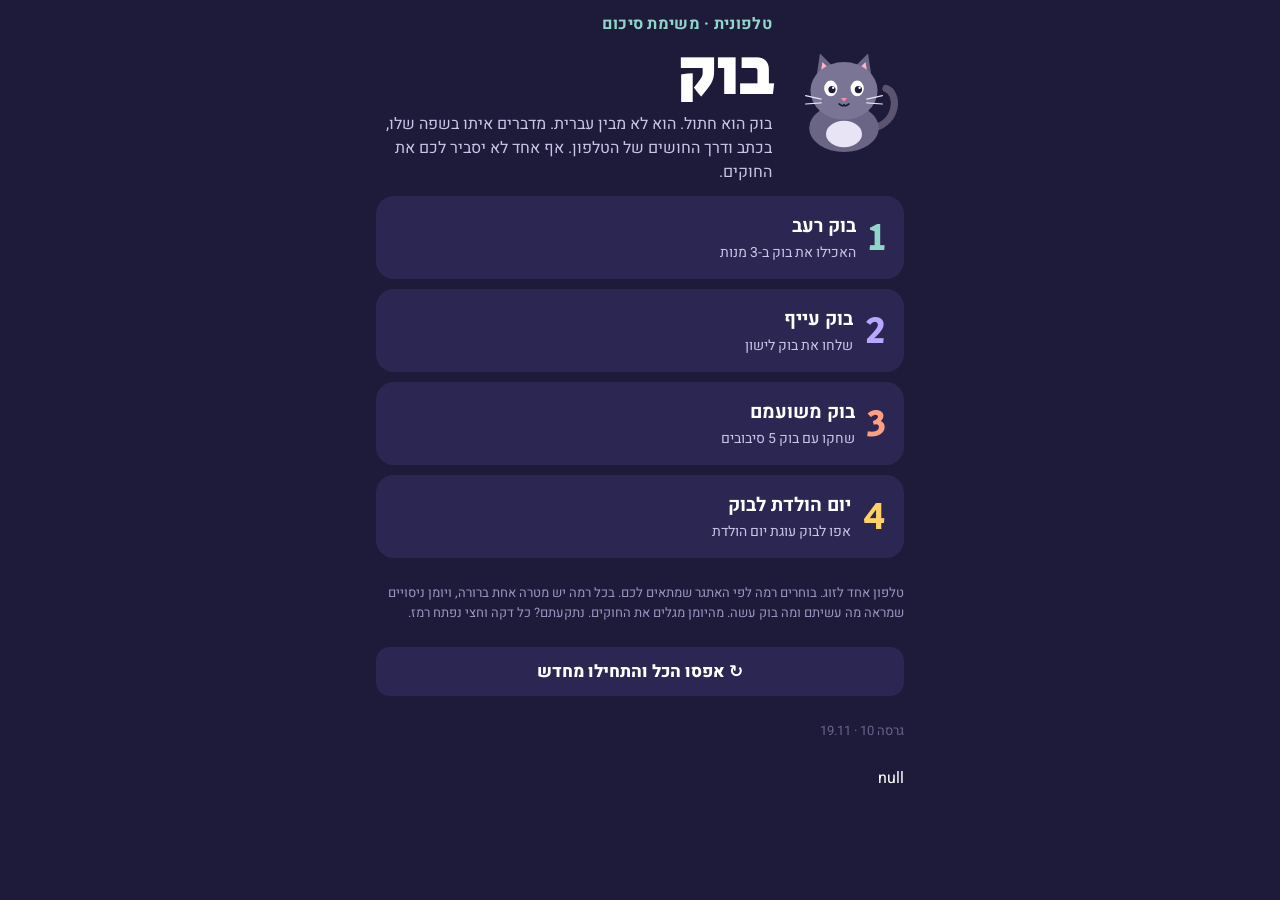
<file: index.html>
<!doctype html>
<html lang="he" dir="rtl">
<head>
<meta charset="utf-8">
<meta name="viewport" content="width=device-width,initial-scale=1,viewport-fit=cover,user-scalable=no,interactive-widget=resizes-content">
<title>בוק · השפה של החתול</title>
<meta name="theme-color" content="#1E1B3A">
<link rel="preconnect" href="https://fonts.googleapis.com">
<link rel="stylesheet" href="https://fonts.googleapis.com/css2?family=Heebo:wght@400;500;700;800&family=Secular+One&display=swap">
<style>
/* Layout: one-screen app — header / stage / bubble / sensors / input / log */
:root{
  --ink:#1E1B3A; --ink2:#2B2752; --ink3:#14122B;
  --mint:#8FD6C8; --mint-d:#176659; --paper:#F2F5F4; --line:#D5DBD9; --mute:#5C6B67;
  --coral:#FF9F80; --sun:#FFD166; --violet:#B8A6FF; --go:#3DDC84; --bad:#FF6B6B;
  --display:"Secular One","Heebo",system-ui,sans-serif;
  --body:"Heebo",system-ui,-apple-system,"Segoe UI",Arial,sans-serif;
  color-scheme:dark;
}
*{box-sizing:border-box}
html,body{height:100%;margin:0}
body{background:var(--ink);color:#fff;font-family:var(--body);font-size:16px;-webkit-tap-highlight-color:transparent;overflow-x:hidden}
button{font:inherit;color:inherit;border:0;background:none;cursor:pointer}
button:focus-visible,input:focus-visible{outline:3px solid var(--sun);outline-offset:2px}
.wrap{max-width:560px;margin:0 auto;min-height:100%;padding-block:12px 20px;padding-left:max(16px,env(safe-area-inset-left,0px));padding-right:max(16px,env(safe-area-inset-right,0px));display:flex;flex-direction:column;gap:12px}
[hidden]{display:none!important}

/* ---------- home ---------- */
.home h1{font-family:var(--display);font-size:64px;line-height:1;margin:8px 0 0;letter-spacing:.5px}
.home .tag{color:var(--mint);font-weight:700;letter-spacing:.3px}
.home p.lead{color:#C9C5E8;margin:4px 0 0;line-height:1.5}
.hero{display:flex;align-items:center;gap:12px}
.hero svg{width:120px;flex:none}
.levels{display:grid;gap:10px}
.lv{display:grid;grid-template-columns:auto 1fr auto;gap:12px;align-items:center;text-align:right;background:var(--ink2);border-radius:18px;padding:14px 16px;border:2px solid transparent}
.lv:hover{border-color:var(--mint)}
.lv .n{font-family:var(--display);font-size:40px;line-height:1;color:var(--c,var(--mint))}
.lv h3{margin:0;font-size:19px}
.lv .g{color:#C9C5E8;font-size:14px;margin-top:2px}
.lv .s{font-size:20px;letter-spacing:2px}
.lv .done{font-size:12px;color:var(--go);font-weight:700}
.note{font-size:13px;color:#9A96C2;line-height:1.5}

/* ---------- game ---------- */
.top{display:flex;align-items:center;gap:10px}
.back{width:40px;height:40px;border-radius:12px;background:var(--ink2);font-size:20px}
.goal{flex:1;min-width:0}
.goal .k{font-size:12px;font-weight:700;color:var(--c,var(--mint));letter-spacing:.4px}
.goal .t{font-family:var(--display);font-size:22px;line-height:1.15}
.prog{font-family:var(--display);font-size:22px;color:var(--c,var(--mint));font-variant-numeric:tabular-nums}

body.typing .sens,body.typing .log{display:none}
.stage{position:relative;height:clamp(150px,calc(var(--vvh,100vh)*.46),380px);border-radius:22px;background:var(--stage,#26224a);overflow:hidden;touch-action:none;transition:background .6s}
.stage .cat{position:absolute;width:150px;height:150px;transition:left .6s,top .6s,transform .3s}
.stage .item{position:absolute;font-size:34px;line-height:1;transform:translate(-50%,-50%);pointer-events:auto;user-select:none;filter:drop-shadow(0 3px 2px rgba(0,0,0,.35))}
.stage .item.big{font-size:60px}
.stage .item.sm{font-size:20px}
.hints{background:var(--ink2);border-radius:14px;padding:8px 12px;font-size:14px}
.hints .hh{color:var(--sun);font-weight:700;font-size:13px}
.hints ol{margin:4px 0 0;padding:0 18px 0 0;display:grid;gap:3px}
.hints li.new{animation:wp 1s 2}
.candles{position:absolute;left:50%;top:40%;transform:translate(-50%,-50%);display:flex;gap:6px}
.candles .cd{display:flex;flex-direction:column;align-items:center;font-size:30px;line-height:1}
.candles .fl{font-size:20px;transition:opacity .25s,transform .25s}
.candles .fl.out{opacity:0;transform:translateY(-10px) scale(.4)}
.candles.wind .fl{animation:flick .15s infinite alternate}
@keyframes flick{to{transform:skewX(-25deg) scale(.85)}}
.ball{position:absolute;font-size:44px;line-height:1;transform:translate(-50%,-50%);transition:left .5s,top .3s}
.wall{position:absolute;top:10px;right:12px;background:rgba(255,255,255,.08);border-radius:12px;padding:6px 10px;font-size:14px;line-height:1.6;color:#E7E5F7}
.wall b{font-weight:800;color:#fff}
.meter{position:absolute;left:12px;right:12px;bottom:10px;height:12px;border-radius:8px;background:rgba(255,255,255,.12);overflow:hidden}
.meter i{display:block;height:100%;width:0;background:linear-gradient(90deg,var(--violet),var(--mint));transition:width .2s}
.zz{position:absolute;font-family:var(--display);font-size:28px;color:var(--violet);opacity:0;animation:zz 2.4s infinite}
@keyframes zz{0%{opacity:0;transform:translate(0,0)}30%{opacity:1}100%{opacity:0;transform:translate(-30px,-50px)}}
.bowl{position:absolute;left:50%;bottom:16px;transform:translateX(-50%);display:flex;gap:4px;flex-wrap:wrap;justify-content:center;max-width:80%}
.tok{display:inline-flex;align-items:center;gap:4px;background:rgba(255,255,255,.1);border-radius:10px;padding:3px 9px;font-weight:700;font-size:15px}
.cam{position:absolute;top:10px;left:10px;width:96px;height:72px;border-radius:12px;overflow:hidden;background:#000;border:2px solid rgba(255,255,255,.25)}
.cam video{width:100%;height:100%;object-fit:cover}
.cam .dot{position:absolute;inset:auto 6px 6px auto;width:16px;height:16px;border-radius:50%;border:2px solid #fff}
.dish{position:absolute;inset:0;display:flex;flex-direction:column;align-items:center;justify-content:center;background:rgba(20,18,43,.82);gap:6px;text-align:center;padding:16px}
.dish .e{font-size:84px;line-height:1}
.dish .w{font-family:var(--display);font-size:22px}

.bubble{position:relative;background:#fff;color:var(--ink);border-radius:18px;padding:10px 14px;min-height:46px;font-size:20px;font-weight:800;display:flex;align-items:center;gap:10px}
.bubble::before{content:"";position:absolute;top:-9px;right:40px;border:9px solid transparent;border-top:0;border-bottom-color:#fff}
.bubble .who{font-size:12px;font-weight:700;color:var(--mute)}
.bubble .say{flex:1;min-width:0}

.sens{display:flex;gap:8px;flex-wrap:wrap}
.sen{display:flex;align-items:center;gap:6px;background:var(--ink2);border-radius:12px;padding:6px 10px;font-size:13px;color:#C9C5E8;flex:1 1 30%;min-width:96px}
.sen .ic{font-size:16px}
.sen .bar{flex:1;height:6px;border-radius:4px;background:rgba(255,255,255,.12);overflow:hidden;min-width:30px}
.sen .bar i{display:block;height:100%;width:0;background:var(--mint)}
.sen.on{color:#fff}
.sen .v{font-variant-numeric:tabular-nums;font-weight:700;color:#fff}

form.say{display:flex;gap:8px}
form.say input{flex:1;min-width:0;font:inherit;font-size:20px;font-weight:700;border-radius:14px;border:2px solid var(--ink2);background:var(--ink3);color:#fff;padding:10px 14px}
form.say input::placeholder{color:#6F6A9A;font-weight:500;font-size:16px}
form.say button{background:var(--c,var(--mint));color:var(--ink);font-weight:800;border-radius:14px;padding:0 18px}

.log{background:var(--ink3);border-radius:16px;padding:10px 12px}
.log h4{margin:0 0 6px;font-size:13px;color:#9A96C2;font-weight:700;letter-spacing:.3px}
.log ol{margin:0;padding:0;list-style:none;display:grid;gap:4px;max-height:132px;overflow:auto}
.log li{display:grid;grid-template-columns:1fr auto 1fr;gap:8px;font-size:14px;align-items:center}
.log li .a{font-weight:700}
.log li .r{color:#C9C5E8}
.log li .ar{color:#6F6A9A}

.book{display:grid;gap:6px;background:rgba(255,255,255,.06);border-radius:14px;padding:10px 12px;font-size:14px}
.book .row{display:flex;justify-content:space-between;gap:8px}
.book .row b{font-size:16px}
.book .goalr{border-top:1px dashed rgba(255,255,255,.2);padding-top:6px;color:var(--sun)}

.btn{display:inline-flex;justify-content:center;align-items:center;gap:8px;background:var(--c,var(--mint));color:var(--ink);font-weight:800;border-radius:14px;padding:12px 18px;font-size:17px}
.btn.ghost{background:var(--ink2);color:#fff}

/* win */
.win{position:fixed;inset:0;background:rgba(20,18,43,.92);display:flex;align-items:center;justify-content:center;padding:20px;z-index:20}
.win .card{background:var(--paper);color:var(--ink);border-radius:24px;padding:20px;max-width:440px;width:100%;display:grid;gap:12px}
.win h2{font-family:var(--display);margin:0;font-size:30px}
.win .st{color:var(--mute);font-size:14px}
.win textarea{font:inherit;border-radius:12px;border:2px solid var(--line);padding:10px;min-height:84px;resize:vertical}
.win label{font-weight:700;font-size:15px}

/* permission gate */
.gate{background:var(--ink2);border-radius:18px;padding:16px;display:grid;gap:10px}
.gate h3{margin:0;font-family:var(--display);font-size:22px}
.gate p{margin:0;color:#C9C5E8;line-height:1.5}

/* sim panel */
.sim{background:#000;border:1px dashed #555;border-radius:12px;padding:8px;display:flex;flex-wrap:wrap;gap:6px;font-size:12px}
.sim button{background:#333;border-radius:8px;padding:6px 8px}
.sim button.on{background:var(--mint);color:#000}

/* cat svg states */
.catsvg .eye-open{transition:transform .2s;transform-origin:center}
.catsvg .eye-closed,.catsvg .mouth-open,.catsvg .eye-x{display:none}
.catsvg.asleep .eye-open,.catsvg.dizzy .eye-open{display:none}
.catsvg.asleep .eye-closed{display:inline}
.catsvg.dizzy .eye-x{display:inline}
.catsvg.sleepy .eye-open{transform:scaleY(.45)}
.catsvg.eat .mouth-open,.catsvg.talk .mouth-open{display:inline}
.catsvg.eat .mouth-shut,.catsvg.talk .mouth-shut{display:none}
.catsvg.scared{animation:shake .3s 2}
.catsvg.happy{animation:hop .5s}
@keyframes shake{25%{transform:translateX(-6px)}75%{transform:translateX(6px)}}
@keyframes hop{50%{transform:translateY(-14px)}}
.catsvg.no{animation:shake .3s 3}
.stage .item.rej{filter:grayscale(1) drop-shadow(0 0 8px var(--bad));animation:rejfade .9s forwards}
@keyframes rejfade{0%{opacity:.85}100%{opacity:0}}
.rot{position:fixed;inset:0;z-index:40;background:rgba(20,18,43,.98);display:flex;flex-direction:column;align-items:center;justify-content:center;gap:10px;text-align:center;padding:20px}
.rot .e{font-size:72px;transform:rotate(-90deg)}
.rot .w{font-family:var(--display);font-size:24px}
.puff{position:absolute;font-size:48px;line-height:1;transform:translate(-50%,-50%);pointer-events:none;animation:puff 1s forwards}
@keyframes puff{0%{opacity:0;scale:.5}20%{opacity:1;scale:1.2}100%{opacity:0;translate:0 -50px}}
.stage.good{animation:fgood .6s}
.stage.bad{animation:fbad .6s}
@keyframes fgood{0%,100%{box-shadow:none}30%{box-shadow:inset 0 0 0 7px var(--go)}}
@keyframes fbad{0%,100%{box-shadow:none}30%{box-shadow:inset 0 0 0 7px var(--bad)}}
.pulse{animation:wp 1s 2}
@keyframes wp{50%{background-color:rgba(255,209,102,.4)}}
@media (prefers-reduced-motion:reduce){*{animation:none!important;transition:none!important}}
</style>
</head>
<body>
<div class="wrap" id="app"></div>

<template id="catTpl">
<svg class="catsvg" viewBox="0 0 200 200" aria-hidden="true">
  <path d="M150 150 C190 140 192 92 170 84" fill="none" stroke="#5a5470" stroke-width="12" stroke-linecap="round"/>
  <ellipse cx="100" cy="150" rx="58" ry="40" fill="#6b6585"/>
  <ellipse cx="100" cy="160" rx="30" ry="22" fill="#e9e4f5"/>
  <path d="M52 78 L60 26 L92 58 Z" fill="#6b6585"/><path d="M148 78 L140 26 L108 58 Z" fill="#6b6585"/>
  <path d="M60 66 L64 40 L80 56 Z" fill="#ffb3c7"/><path d="M140 66 L136 40 L120 56 Z" fill="#ffb3c7"/>
  <ellipse cx="100" cy="88" rx="56" ry="48" fill="#7a7495"/>
  <g class="eye-open"><ellipse cx="78" cy="84" rx="11" ry="13" fill="#fff"/><ellipse cx="122" cy="84" rx="11" ry="13" fill="#fff"/>
    <circle cx="80" cy="86" r="6" fill="#1E1B3A"/><circle cx="124" cy="86" r="6" fill="#1E1B3A"/><circle cx="82" cy="83" r="2" fill="#fff"/><circle cx="126" cy="83" r="2" fill="#fff"/></g>
  <g class="eye-closed" stroke="#1E1B3A" stroke-width="4" stroke-linecap="round" fill="none"><path d="M68 86 q10 8 20 0"/><path d="M112 86 q10 8 20 0"/></g>
  <g class="eye-x" stroke="#1E1B3A" stroke-width="4" stroke-linecap="round"><path d="M70 78 l14 14 M84 78 l-14 14"/><path d="M114 78 l14 14 M128 78 l-14 14"/></g>
  <path d="M95 100 L105 100 L100 106 Z" fill="#ff8fab"/>
  <path class="mouth-shut" d="M92 110 q8 6 8 0 q0 6 8 0" fill="none" stroke="#1E1B3A" stroke-width="3" stroke-linecap="round"/>
  <ellipse class="mouth-open" cx="100" cy="114" rx="10" ry="9" fill="#3a1830"/>
  <g stroke="#e9e4f5" stroke-width="2" stroke-linecap="round"><path d="M62 102 L36 96"/><path d="M62 108 L36 110"/><path d="M138 102 L164 96"/><path d="M138 108 L164 110"/></g>
</svg>
</template>

<script>
"use strict";
/* ======================= utilities ======================= */
const $=(s,r=document)=>r.querySelector(s);
const h=(tag,attrs={},...kids)=>{const e=document.createElement(tag);for(const[k,v]of Object.entries(attrs)){if(k==="class")e.className=v;else if(k==="style")e.style.cssText=v;else if(k.startsWith("on"))e.addEventListener(k.slice(2),v);else if(v!==false&&v!=null)e.setAttribute(k,v===true?"":v)}for(const c of kids.flat()){if(c==null||c===false)continue;e.append(c.nodeType?c:document.createTextNode(c))}return e};
const clamp=(v,a,b)=>Math.max(a,Math.min(b,v));
const pulse=el=>{if(!el)return;el.classList.remove("pulse");void el.offsetWidth;el.classList.add("pulse")};
const store={get(k,d){try{const v=localStorage.getItem("bok:"+k);return v==null?d:JSON.parse(v)}catch(e){return d}},set(k,v){try{localStorage.setItem("bok:"+k,JSON.stringify(v))}catch(e){}}};
const SIM=/[?&#]sim\b/.test(location.href);
// keep the stage visible when the on-screen keyboard is open
const VV=window.visualViewport;
const setVV=()=>document.documentElement.style.setProperty("--vvh",(VV?VV.height:innerHeight)+"px");
setVV();(VV||window).addEventListener("resize",setVV);
addEventListener("focusin",e=>{if(e.target.matches&&e.target.matches("input,textarea"))document.body.classList.add("typing")});
addEventListener("focusout",()=>document.body.classList.remove("typing"));
// normalize Hebrew input: strip spaces/punct, final letters -> regular
const FINALS={"ך":"כ","ם":"מ","ן":"נ","ף":"פ","ץ":"צ"};
const norm=s=>s.replace(/[\s\-·.,!?'"׳״]/g,"").replace(/[ךםןףץ]/g,c=>FINALS[c]);

/* ======================= sound ======================= */
let actx=null,lastSfx=0;
function beep(f=600,d=.12,type="sine",v=.15){lastSfx=performance.now();try{actx=actx||new (window.AudioContext||window.webkitAudioContext)();const o=actx.createOscillator(),g=actx.createGain();o.type=type;o.frequency.value=f;g.gain.value=v;g.gain.exponentialRampToValueAtTime(.0001,actx.currentTime+d);o.connect(g).connect(actx.destination);o.start();o.stop(actx.currentTime+d)}catch(e){}}
const sfx={ok:()=>{beep(660,.1);setTimeout(()=>beep(880,.15),90)},no:()=>beep(200,.25,"square",.08),plop:()=>beep(520,.08,"triangle"),win:()=>[523,659,784,1046].forEach((f,i)=>setTimeout(()=>beep(f,.18),i*120)),tick:()=>beep(1200,.03,"square",.04)};
const vib=p=>{try{navigator.vibrate&&navigator.vibrate(p)}catch(e){}};

/* ======================= sensors ======================= */
const S={
  mic:{on:false,rms:0,pitch:0,clarity:0,base:.01,claps:0,lastClap:0,hi:false},
  cam:{on:false,bright:.5,rgb:[0,0,0],hue:0,sat:0,val:0,video:null,base:.5},
  mot:{on:false,gx:0,gy:0,beta:0,gamma:0,shake:0,faceDown:false,move:0},
  sim:{}
};
async function startMic(){
  if(S.mic.on)return true;
  if(SIM){S.mic.on=true;S.mic.sim=true;return true}
  try{
    const st=await navigator.mediaDevices.getUserMedia({audio:{echoCancellation:false,noiseSuppression:false,autoGainControl:false}});
    actx=actx||new (window.AudioContext||window.webkitAudioContext)();
    if(actx.state==="suspended")await actx.resume();
    const src=actx.createMediaStreamSource(st),an=actx.createAnalyser();an.fftSize=2048;src.connect(an);
    const buf=new Float32Array(an.fftSize);
    S.mic.on=true;
    (function loop(){an.getFloatTimeDomainData(buf);let s=0;for(let i=0;i<buf.length;i++)s+=buf[i]*buf[i];const rms=Math.sqrt(s/buf.length);S.mic.rms=S.mic.rms*.6+rms*.4;
      // clap = sharp loud onset (ignored right after our own beeps)
      const tn=performance.now(),thr=Math.max(S.mic.base*6,.06);
      if(rms>thr){if(!S.mic.hi&&tn-S.mic.lastClap>180&&tn-lastSfx>450){S.mic.claps++;S.mic.lastClap=tn}S.mic.hi=true}else if(rms<thr*.5)S.mic.hi=false;
      const p=pitchOf(buf,actx.sampleRate);S.mic.pitch=p.f;S.mic.clarity=p.c;requestAnimationFrame(loop)})();
    return true;
  }catch(e){return false}
}
function pitchOf(b,sr){ // simple normalized autocorrelation, 70–500 Hz
  let rms=0;for(let i=0;i<b.length;i++)rms+=b[i]*b[i];rms=Math.sqrt(rms/b.length);if(rms<.004)return{f:0,c:0};
  const minL=Math.floor(sr/500),maxL=Math.floor(sr/70),N=1024;let best=0,bl=0;
  for(let l=minL;l<=maxL;l++){let s=0,a=0,c=0;for(let i=0;i<N;i++){s+=b[i]*b[i+l];a+=b[i]*b[i];c+=b[i+l]*b[i+l]}const r=s/Math.sqrt(a*c+1e-9);if(r>best){best=r;bl=l}}
  return{f:bl?sr/bl:0,c:best};
}
async function startCam(){
  if(S.cam.on)return true;
  if(SIM){S.cam.on=true;S.cam.sim=true;return true}
  try{
    const st=await navigator.mediaDevices.getUserMedia({video:{facingMode:{ideal:"environment"},width:{ideal:320},height:{ideal:240}},audio:false});
    const v=h("video",{playsinline:true,muted:true,autoplay:true});v.srcObject=st;v.muted=true;await v.play().catch(()=>{});
    const c=document.createElement("canvas");c.width=48;c.height=36;const x=c.getContext("2d",{willReadFrequently:true});
    S.cam.video=v;S.cam.on=true;
    setInterval(()=>{if(!v.videoWidth)return;x.drawImage(v,0,0,48,36);const d=x.getImageData(12,9,24,18).data;let r=0,g=0,bb=0,n=d.length/4;
      for(let i=0;i<d.length;i+=4){r+=d[i];g+=d[i+1];bb+=d[i+2]}r/=n;g/=n;bb/=n;setRGB(r,g,bb)},100);
    return true;
  }catch(e){return false}
}
function setRGB(r,g,b){S.cam.rgb=[r,g,b];const mx=Math.max(r,g,b),mn=Math.min(r,g,b),dl=mx-mn;let hu=0;
  if(dl){if(mx===r)hu=((g-b)/dl)%6;else if(mx===g)hu=(b-r)/dl+2;else hu=(r-g)/dl+4;hu*=60;if(hu<0)hu+=360}
  S.cam.hue=hu;S.cam.sat=mx?dl/mx:0;S.cam.val=mx/255;S.cam.bright=(.299*r+.587*g+.114*b)/255}
function camColor(){const c=S.cam;if(c.val<.22||c.sat<.38)return null;const u=c.hue;
  if(u<18||u>335)return"red";if(u>=38&&u<72)return"yellow";if(u>=80&&u<165)return"green";if(u>=185&&u<260)return"blue";return null}
let motionAsked=false;
async function startMotion(){
  if(S.mot.on)return true;
  if(SIM){S.mot.on=true;S.mot.sim=true;return true}
  try{
    if(typeof DeviceMotionEvent!=="undefined"&&DeviceMotionEvent.requestPermission&&!motionAsked){motionAsked=true;const r=await DeviceMotionEvent.requestPermission();if(r!=="granted")return false;
      if(DeviceOrientationEvent.requestPermission)await DeviceOrientationEvent.requestPermission().catch(()=>{})}
  }catch(e){}
  let got=false;
  addEventListener("deviceorientation",e=>{if(e.beta==null)return;got=true;S.mot.beta=e.beta;S.mot.gamma=e.gamma;
    S.mot.gx=Math.sin(clamp(e.gamma,-90,90)*Math.PI/180);S.mot.gy=Math.sin(clamp(e.beta,-90,90)*Math.PI/180);S.mot.faceDown=Math.abs(e.beta)>140},true);
  let last=null;
  addEventListener("devicemotion",e=>{const a=e.accelerationIncludingGravity;if(!a||a.x==null)return;got=true;
    if(last){const d=Math.abs(a.x-last.x)+Math.abs(a.y-last.y)+Math.abs(a.z-last.z);S.mot.move=S.mot.move*.85+d*.15;if(d>16)S.mot.shake=performance.now()}
    last={x:a.x,y:a.y,z:a.z}},true);
  S.mot.on=true;
  await new Promise(r=>setTimeout(r,600));
  return got||true;
}
// calibrate ambient mic and light
async function calibrate(ms=1500){const t0=performance.now();let m=0,n=0,b=0;await new Promise(res=>{(function f(){m+=S.mic.rms;b+=S.cam.bright;n++;if(performance.now()-t0<ms)setTimeout(f,50);else res()})()});
  S.mic.base=Math.max(.004,m/n);S.cam.base=Math.max(.15,b/n)}

/* ======================= cat ======================= */
function makeCat(){const s=$("#catTpl").content.firstElementChild.cloneNode(true);return s}
function catState(svg,st,ms){svg.classList.remove("eat","talk","sleepy","asleep","scared","happy","dizzy","no");if(st)st.split(" ").forEach(c=>svg.classList.add(c));
  if(ms){clearTimeout(svg._t);svg._t=setTimeout(()=>svg.classList.remove(...st.split(" ")),ms)}}

/* ======================= app shell ======================= */
const LEVELS=[
  {id:1,c:"var(--mint)",name:"בוק רעב",goal:"האכילו את בוק ב-3 מנות",sub:"רמה 1 · מערכת פשוטה"},
  {id:2,c:"var(--violet)",name:"בוק עייף",goal:"שלחו את בוק לישון",sub:"רמה 2 · עם חריג"},
  {id:3,c:"var(--coral)",name:"בוק משועמם",goal:"שחקו עם בוק 5 סיבובים",sub:"רמה 3 · פקודות"},
  {id:4,c:"var(--sun)",name:"יום הולדת לבוק",goal:"אפו לבוק עוגת יום הולדת",sub:"רמה 4 · כללים בתוך כללים"}
];
const HINT_MS=/[?&]fasthints\b/.test(location.href)?3000:90000;
let cur=null; // current level controller
// portrait only: lock when possible (Android, fullscreen), otherwise cover the screen in landscape
const rot=h("div",{class:"rot",hidden:true},h("div",{class:"e"},"📱"),h("div",{class:"w"},"סובבו את הטלפון חזרה לאנכי"));
document.body.append(rot);
const mqL=matchMedia("(orientation:landscape) and (pointer:coarse)");
const chkRot=()=>{rot.hidden=!(mqL.matches&&cur)};
mqL.addEventListener("change",chkRot);
function lockPortrait(){if(SIM||!matchMedia("(pointer:coarse)").matches)return;
  try{const d=document.documentElement;const p=d.requestFullscreen?d.requestFullscreen({navigationUI:"hide"}):null;
    Promise.resolve(p).then(()=>screen.orientation&&screen.orientation.lock&&screen.orientation.lock("portrait")).catch(()=>{})}catch(e){}}
function unlockPortrait(){try{if(document.fullscreenElement)document.exitFullscreen();screen.orientation&&screen.orientation.unlock&&screen.orientation.unlock()}catch(e){}}
function home(){
  if(cur&&cur.stop)cur.stop();cur=null;chkRot();unlockPortrait();
  const app=$("#app");app.innerHTML="";app.className="wrap home";
  const done=store.get("done",{});
  const cat=makeCat();
  app.append(
    h("div",{class:"hero"},cat,h("div",{},h("div",{class:"tag"},"טלפונית · משימת סיכום"),h("h1",{},"בוק"),h("p",{class:"lead"},"בוק הוא חתול. הוא לא מבין עברית. מדברים איתו בשפה שלו, בכתב ודרך החושים של הטלפון. אף אחד לא יסביר לכם את החוקים."))),
    h("div",{class:"levels"},LEVELS.map(L=>h("button",{class:"lv",style:"--c:"+L.c,onclick:()=>start(L.id)},
      h("div",{class:"n"},String(L.id)),
      h("div",{},h("h3",{},L.name),h("div",{class:"g"},L.goal),done[L.id]?h("div",{class:"done"},"✓ הושלם"):null),
      h("div",{class:"s"},"")))),
    h("p",{class:"note"},"טלפון אחד לזוג. בוחרים רמה לפי האתגר שמתאים לכם. בכל רמה יש מטרה אחת ברורה, ויומן ניסויים שמראה מה עשיתם ומה בוק עשה. מהיומן מגלים את החוקים. נתקעתם? כל דקה וחצי נפתח רמז."),
    h("button",{class:"btn ghost",onclick:()=>{if(confirm("למחוק את כל ההתקדמות והחוקים שכתבתם ולהתחיל מההתחלה?")){store.set("done",{});[1,2,3,4].forEach(i=>store.set("rules"+i,""));home()}}},"↻ אפסו הכל והתחילו מחדש"),
    h("p",{class:"note",style:"opacity:.6"},"גרסה 10 · 19.11"),
    SIM?h("p",{class:"note"},"מצב סימולציה פעיל: החיישנים מופעלים מכפתורים."):null
  );
  catState(cat,"happy");
}
function start(id){
  if(cur&&cur.stop)cur.stop();cur=null;document.querySelectorAll(".win").forEach(w=>w.remove());
  const L=LEVELS.find(l=>l.id===id);
  const app=$("#app");app.innerHTML="";app.className="wrap game";app.style.setProperty("--c",L.c);
  cur=[null,level1,level2,levelPlay,level3][id](app,L);chkRot();
}
function shell(app,L,extra){
  const prog=h("div",{class:"prog"},"");
  app.append(h("div",{class:"top"},h("button",{class:"back",onclick:home,"aria-label":"חזרה"},"→"),
    h("button",{class:"back",onclick:()=>start(L.id),"aria-label":"התחלה מחדש",title:"התחלה מחדש"},"↻"),
    h("div",{class:"goal"},h("div",{class:"k"},L.sub),h("div",{class:"t"},L.goal)),prog));
  const stage=h("div",{class:"stage"});app.append(stage);
  const say=h("div",{class:"say"},"…");const bubble=h("div",{class:"bubble"},h("span",{class:"who"},"בוק:"),say);app.append(bubble);
  const sens=h("div",{class:"sens"});app.append(sens);
  const inp=h("input",{id:"say"+L.id,placeholder:"דברו בשפת בוק…",autocomplete:"off",autocapitalize:"off",spellcheck:"false"});
  const form=h("form",{class:"say"},inp,h("button",{type:"submit"},"שלחו"));app.append(form);
  const list=h("ol");app.append(h("div",{class:"log"},h("h4",{},"יומן ניסויים · מה עשינו ← מה בוק עשה"),list));
  if(SIM){app.append(simPanel(extra||[]))}
  const cat=makeCat();
  // idle nudge: if nothing happens for 10s, Bok does something (fn gets 0,1,2,...)
  let idleT=0,idleFn=null,idleN=0,hintT=0;
  const arm=()=>{clearTimeout(idleT);if(!idleFn)return;idleT=setTimeout(()=>{try{idleFn(idleN++)}catch(e){}arm()},10000)};
  const poke=()=>{idleN=0;arm()};
  ["pointerdown","keydown","input"].forEach(ev=>app.addEventListener(ev,poke,true));
  // timed hints: nothing about senses is shown up front; one hint opens every HINT_MS
  function hints(listH){
    listH.forEach(x=>{if(x.chip)x.chip.el.hidden=true});
    const head=h("div",{class:"hh"}),ol=h("ol");const box=h("div",{class:"hints"},head,ol);sens.after(box);
    let i=0,next=Date.now()+HINT_MS;
    const fmt=ms=>{const s=Math.ceil(ms/1000);return Math.floor(s/60)+":"+String(s%60).padStart(2,"0")};
    const step=()=>{if(i>=listH.length){head.textContent="💡 רמזים";clearInterval(hintT);return}
      const left=next-Date.now();head.textContent="💡 רמז "+(i+1)+" ייפתח בעוד "+fmt(Math.max(0,left));
      if(left<=0){const x=listH[i++];ol.querySelectorAll(".new").forEach(e=>e.classList.remove("new"));ol.append(h("li",{class:"new"},x.t));
        if(x.chip)x.chip.el.hidden=false;if(x.show)x.show();sfx.tick();vib(30);next=Date.now()+HINT_MS;step()}};
    step();hintT=setInterval(step,500);
  }
  return{prog,stage,say,sens,inp,form,list,cat,poke,hints,idle(fn){idleFn=fn;arm()},idleStop(){clearTimeout(idleT);idleFn=null;clearInterval(hintT)},
    speak(t){say.textContent=t;catState(cat,"talk",700)},
    log(a,r){const li=h("li",{},h("span",{class:"a"},a),h("span",{class:"ar"},"←"),h("span",{class:"r"},r));list.prepend(li);while(list.children.length>40)list.lastChild.remove()},
    onText(fn){form.addEventListener("submit",e=>{e.preventDefault();const raw=inp.value.trim();if(!raw)return;inp.value="";inp.blur();fn(raw,norm(raw))})}};
}
function sensorChip(ic,label){const bar=h("i");const v=h("span",{class:"v"},"");const el=h("div",{class:"sen",title:label},h("span",{class:"ic"},ic),h("span",{class:"bar"},bar),v);
  return{el,set(p,txt,on){bar.style.width=clamp(p*100,0,100)+"%";v.textContent=txt||"";el.classList.toggle("on",!!on)}}}
function gate(app,title,text,needs,go){
  const box=h("div",{class:"gate"},h("h3",{},title),h("p",{},text),
    h("button",{class:"btn",onclick:async()=>{lockPortrait();btn.disabled=true;btn.textContent="מפעילים…";const res={};
      for(const n of needs){res[n]=await({mic:startMic,cam:startCam,mot:startMotion}[n])()}
      box.remove();go(res)}},"הפעילו את החושים"));
  const btn=box.querySelector("button");app.querySelector(".stage").after(box);
}
function win(L,stats,rulesHint){
  const d=store.get("done",{});d[L.id]=true;store.set("done",d);sfx.win();vib([60,40,60,40,120]);
  const ta=h("textarea",{id:"rules"+L.id,placeholder:"למשל: כשכותבים … בסוף המילה, אז …"});
  ta.value=store.get("rules"+L.id,"");ta.addEventListener("input",()=>store.set("rules"+L.id,ta.value));
  const w=h("div",{class:"win"},h("div",{class:"card"},
    h("h2",{},"הצלחתם!"),h("div",{class:"st"},stats),
    h("label",{for:"rules"+L.id},"עכשיו נסחו: אילו חוקים גיליתם בשפה של בוק? "+rulesHint),ta,
    h("div",{style:"display:flex;gap:8px;flex-wrap:wrap"},h("button",{class:"btn",style:"--c:"+L.c,onclick:()=>{w.remove();home()}},"לרמה אחרת"),h("button",{class:"btn ghost",onclick:()=>w.remove()},"להמשיך לנסות"))));
  document.body.append(w);
}

/* ======================= sim panel ======================= */
function simPanel(btns){
  const p=h("div",{class:"sim"});
  const add=(label,on,off)=>{const b=h("button",{},label);b.onclick=()=>{b.classList.toggle("on");(b.classList.contains("on")?on:off||on)()};p.append(b)};
  for(const x of btns){
    if(x==="tilt"){[["⬅ הטיה",-.6,0],["➡ הטיה",.6,0],["⬆",0,-.6],["⬇",0,.6]].forEach(([l,gx,gy])=>p.append(h("button",{onclick:()=>{S.mot.gx=gx;S.mot.gy=gy;setTimeout(()=>{S.mot.gx=0;S.mot.gy=0},900)}},l)))}
    if(x==="dark")add("🌑 כיסוי",()=>{setRGB(8,8,10)},()=>{setRGB(150,150,140)});
    if(x==="loud")p.append(h("button",{onclick:()=>{S.mic.rms=.3;S.mic.pitch=0;S.mic.clarity=.1;setTimeout(()=>S.mic.rms=.005,700)}},"📢 רעש"));
    if(x==="hum")add("🎵 זמזום",()=>{S.mic.hum=true},()=>{S.mic.hum=false});
    if(x==="move")p.append(h("button",{onclick:()=>{S.mot.move=6;setTimeout(()=>S.mot.move=0,700)}},"🤚 תזוזה"));
    if(x==="clap")p.append(h("button",{onclick:()=>{S.mic.claps++;S.mic.lastClap=performance.now()}},"👏 מחיאה"));
    if(x==="shake")p.append(h("button",{onclick:()=>{S.mot.shake=performance.now()}},"🫨 ניעור"));
    if(x==="face")add("🔽 הפוך",()=>{S.mot.faceDown=true},()=>{S.mot.faceDown=false});
    if(x==="blow")add("💨 נשיפה",()=>{S.mic.blow=true},()=>{S.mic.blow=false});
    if(x==="colors"){[["🟨",[230,200,40]],["🟦",[40,90,220]],["🟥",[220,40,40]],["🟩",[40,180,70]],["⬜ אין",[150,150,140]]].forEach(([l,c])=>p.append(h("button",{onclick:()=>setRGB(...c)},l)))}
  }
  setRGB(150,150,140);
  return p;
}
// sim mic feeds hum
setInterval(()=>{if(S.mic.sim){if(S.mic.hum){S.mic.rms=.05;S.mic.pitch=160;S.mic.clarity=.95}else if(S.mic.rms<.2){S.mic.rms=.005;S.mic.clarity=0}}},100);

/* =========================================================
   LEVEL 1 · בוק רעב
   rules: רה- = גדול ; -אן = הרבה (3)
   sense: tilt the phone like a tray to roll food to Bok
   ========================================================= */
const L1WORDS={"זיל":"🐟","שלט":"📕","מיר":"🧒"};
function parseL1(n){let big=false,many=false,w=n;
  if(w.startsWith("רה")){big=true;w=w.slice(2)}
  if(w.endsWith("אנ")){many=true;w=w.slice(0,-2)}
  if(!L1WORDS[w])return null;return{w,big,many}}
function level1(app,L){
  const ui=shell(app,L,["tilt"]);let eaten=0,tries=0,t0=Date.now(),items=[],raf=0,alive=true;
  ui.stage.style.setProperty("--stage","#22304a");
  ui.stage.append(h("div",{class:"wall"},h("div",{},h("b",{},"זיל")," = 🐟"),h("div",{},h("b",{},"שלט")," = 📕"),h("div",{},h("b",{},"מיר")," = 🧒")));
  const catBox=h("div",{class:"cat"},ui.cat);ui.stage.append(catBox);
  let side=0;const place=()=>{const W=ui.stage.clientWidth,H=ui.stage.clientHeight;catBox.style.left=(side?W-160:10)+"px";catBox.style.top=(H-150)+"px"};
  place();addEventListener("resize",place);
  const tiltC=sensorChip("📱","הטיה");ui.sens.append(tiltC.el);
  const upd=()=>ui.prog.textContent=eaten+"/3";upd();
  ui.speak("זיל! זיל!");
  ui.idle(n=>{catState(ui.cat,"happy talk",800);ui.speak(["זיל? זיל?","מיאו… טול?","רהזיל…?","נו… טול?"][n%4]);ui.log("שקט…","בוק מחכה לאוכל");if(n%2===1)pulse(ui.stage.querySelector(".wall"))});
  ui.onText((raw,n)=>{tries++;const p=parseL1(n);
    if(!p){ui.speak("??");catState(ui.cat,"dizzy",900);sfx.no();ui.log(raw,"בוק לא מבין 🤷");return}
    const cnt=p.many?3:1;for(let i=0;i<cnt;i++)spawn(p.w,p.big,i);
    sfx.plop();ui.log(raw,(L1WORDS[p.w]).repeat(cnt)+(p.big?" גדול":" קטן"));
    if(p.w==="מיר"&&p.many)ui.speak("מירו?");
  });
  function spawn(w,big,i){const el=h("div",{class:"item"+(big?" big":w==="זיל"?" sm":"")},L1WORDS[w]);ui.stage.append(el);
    const it={el,w,big,x:.3+Math.random()*.4+i*.05,y:.12+i*.04,vx:(Math.random()-.5)*.1,vy:0};items.push(it);
    // drag fallback (no motion sensor)
    el.addEventListener("pointerdown",e=>{it.drag=true;el.setPointerCapture(e.pointerId)});
    el.addEventListener("pointermove",e=>{if(!it.drag)return;const r=ui.stage.getBoundingClientRect();it.x=(e.clientX-r.left)/r.width;it.y=(e.clientY-r.top)/r.height;it.vx=it.vy=0});
    el.addEventListener("pointerup",()=>it.drag=false)}
  ui.hints([
    {t:"📱 בוק מרגיש כשמטים את הטלפון",chip:tiltC},
    {t:"בוק לא אוכל כל דג. מה כתוב ביומן?"},
    {t:"מה קורה כשמוסיפים משהו בתחילת המילה?"},
    {t:"ומה קורה כשמוסיפים משהו בסוף המילה?"}]);
  gate(app,"בוק רעב","בוק מרגיש את העולם דרך הטלפון. גלו איך.",["mot"],()=>{});
  let last=performance.now();
  function frame(now){if(!alive)return;const dt=Math.min(.05,(now-last)/1000);last=now;
    const gx=S.mot.gx,gy=S.mot.gy;tiltC.set(Math.min(1,Math.hypot(gx,gy)*1.5),"",S.mot.on);
    const W=ui.stage.clientWidth,H=ui.stage.clientHeight;
    const cr=catBox.getBoundingClientRect(),sr=ui.stage.getBoundingClientRect();const mx=(cr.left-sr.left+75)/W,my=(cr.top-sr.top+80)/H;
    for(const it of [...items]){
      if(!it.drag){it.vx+=gx*dt*1.4;it.vy+=gy*dt*1.4;it.vx*=.985;it.vy*=.985;it.x+=it.vx*dt;it.y+=it.vy*dt;
        if(it.x<.06){it.x=.06;it.vx*=-.4}if(it.x>.94){it.x=.94;it.vx*=-.4}if(it.y<.08){it.y=.08;it.vy*=-.4}if(it.y>.92){it.y=.92;it.vy*=-.4}}
      it.el.style.left=it.x*W+"px";it.el.style.top=it.y*H+"px";
      if(!(it.ban>now)&&Math.hypot((it.x-mx)*W,(it.y-my)*H)<(it.w==="זיל"&&!it.big?85:55))reach(it,mx,my);
    }
    raf=requestAnimationFrame(frame)}
  raf=requestAnimationFrame(frame);
  function pop(e,x,y){const p=h("div",{class:"puff",style:`left:${x}px;top:${y}px`},e);ui.stage.append(p);setTimeout(()=>p.remove(),1000)}
  function flash(c){ui.stage.classList.remove("good","bad");void ui.stage.offsetWidth;ui.stage.classList.add(c)}
  function reach(it,mx,my){const small=it.w==="זיל"&&!it.big;if(!small){items=items.filter(x=>x!==it);it.el.remove()}
    const W=ui.stage.clientWidth,H=ui.stage.clientHeight;ui.poke();
    if(it.w==="זיל"&&it.big){eaten++;upd();catState(ui.cat,"eat happy",700);sfx.ok();vib(40);pop("😋",it.x*W,it.y*H);flash("good");ui.speak(["טול!","טול טול!","רהזיל טול!"][Math.min(2,eaten-1)]);ui.log("🐟 גדול הגיע לבוק","בוק אכל 😋");
      side=1-side;setTimeout(place,500);
      if(eaten>=3)setTimeout(()=>win(L,`${tries} משפטים · ${Math.round((Date.now()-t0)/1000)} שניות`,"מה עושה התוספת בהתחלה? ומה עושה התוספת בסוף?"),700)}
    else if(it.w==="זיל"){catState(ui.cat,"no",900);sfx.no();vib([80,50,80]);flash("bad");pop("🚫",it.x*W,it.y*H);ui.speak("נו טול… רהזיל!");ui.log("🐟 קטן הגיע לבוק","בוק לא אוכל 🚫 (הדג חזר)");
      it.ban=Infinity;it.el.classList.add("rej");setTimeout(()=>{items=items.filter(x=>x!==it);it.el.remove()},900);
      const dx=it.x-mx,dy=it.y-my,d=Math.hypot(dx,dy)||1;it.drag=false;it.vx=dx/d*1.1;it.vy=dy/d*1.1}
    else if(it.w==="שלט"){catState(ui.cat,"sleepy",900);ui.speak(it.big?"רהשלט? נו טול.":"שלט? נו טול.");sfx.no();ui.log(it.big?"📕 גדול הגיע":"📕 הגיע","בוק מפהק");}
    else{catState(ui.cat,"scared",700);ui.speak(it.big?"רהמיר!!":"מיר!");vib([30,30,30]);ui.log(it.big?"🧒 גדול הגיע":"🧒 הגיע","בוק נבהל");}
  }
  return{stop(){alive=false;cancelAnimationFrame(raf);ui.idleStop()}};
}

/* =========================================================
   LEVEL 2 · בוק עייף
   rules: dark (cover camera) · quiet · still · has his book (type שלט)
   exception: a low hum is not noise – it is a lullaby
   ========================================================= */
function level2(app,L){
  const ui=shell(app,L,["dark","loud","hum","move"]);let sleep=0,book=false,tries=0,t0=Date.now(),alive=true,done=false,lastMsg="",lastFacts="",lastLog=0;
  ui.stage.style.setProperty("--stage","#2a2a55");
  const catBox=h("div",{class:"cat",style:"left:calc(50% - 75px);top:40px"},ui.cat);ui.stage.append(catBox);
  const bookEl=h("div",{class:"item",style:"left:28%;top:78%",hidden:true},"📕");ui.stage.append(bookEl);
  const zz=[0,1,2].map(i=>h("div",{class:"zz",style:`left:${58+i*4}%;top:${20-i*3}%;animation-delay:${i*.7}s`,hidden:true},"z"));ui.stage.append(...zz);
  const meter=h("i");ui.stage.append(h("div",{class:"meter"},meter));
  const lightC=sensorChip("📷","אור"),micC=sensorChip("🎤","קול"),motC=sensorChip("📱","תנועה");ui.sens.append(lightC.el,micC.el,motC.el);
  ui.prog.textContent="0%";ui.speak("מיאו?");
  ui.idle(()=>{if(done)return;catState(ui.cat,"happy",600);ui.speak(!book?"אלשלט? מיאו…":"מיאו… נו נום");ui.log("שקט…","בוק מחכה")});
  ui.onText((raw,n)=>{tries++;
    if(n==="שלט"||n==="רהשלט"){book=true;bookEl.hidden=false;sfx.plop();ui.speak("שלט! ☺");ui.log(raw,"בוק מחבק את הספר");return}
    if(n.startsWith("אל")){ui.speak("אל? 🤔");ui.log(raw,"בוק מבולבל");return}
    if(n.includes("זיל")){sleep=Math.max(0,sleep-30);catState(ui.cat,"eat happy",700);ui.speak("טול! (בוק התעורר)");ui.log(raw,"בוק אכל והתעורר");return}
    if(n.includes("מיר")){sleep=Math.max(0,sleep-40);catState(ui.cat,"scared",700);ui.speak("מיר!!");ui.log(raw,"בוק נבהל והתעורר");return}
    ui.speak("??");ui.log(raw,"בוק לא מבין");
  });
  ui.hints([
    {t:"📷 בוק מרגיש אם יש אור",chip:lightC},
    {t:"🎤 בוק שומע מה קורה סביבו",chip:micC},
    {t:"📱 בוק מרגיש אם הטלפון זז",chip:motC},
    {t:"בוק לא נרדם בלי משהו שהוא אוהב. איזו מילה מרמה 1?"},
    {t:"לא כל צליל מפריע לבוק. נסו לזמזם 🎵"}]);
  gate(app,"בוק עייף","בוק מרגיש את העולם דרך הטלפון. הדפדפן יבקש רשות.",["cam","mic","mot"],async r=>{
    ui.speak("…");await calibrate(1200);ui.speak("מיאו. נו נום.");
    if(!r.cam||!r.mic)ui.log("⚠️ חיישן לא זמין","אפשרו מצלמה ומיקרופון בהגדרות הדפדפן");
  });
  const tick=setInterval(()=>{if(!alive||done)return;
    const dark=S.cam.on&&S.cam.bright<Math.min(.12,S.cam.base*.35);
    const hum=S.mic.sim?!!S.mic.hum:(S.mic.rms>S.mic.base*2.2&&S.mic.clarity>.85&&S.mic.pitch>80&&S.mic.pitch<330);
    const loud=!hum&&S.mic.rms>Math.max(S.mic.base*3,.02);
    const moving=S.mot.move>2.2;
    lightC.set(S.cam.bright,dark?"חושך":"אור",S.cam.on);micC.set(Math.min(1,S.mic.rms*8),hum?"זמזום":loud?"רעש":"שקט",S.mic.on);motC.set(Math.min(1,S.mot.move/6),moving?"זז":"יציב",S.mot.on);
    let msg="",logA="",delta=0;
    const facts=[dark?"חושך":"אור",hum?"זמזום":loud?"רעש":"שקט",moving?"זז":"יציב"].join(" · ")+(book?" · 📕":"");
    if(loud){delta=-12;msg="רהבם!! 🙀";logA=facts;catState(ui.cat,"scared",500)}
    else if(moving){delta=-4;msg="אל! אל! 😵";logA=facts;catState(ui.cat,"dizzy",600)}
    else if(!dark){delta=-1;msg="רהלום… נו נום";logA=facts}
    else if(!book){delta=0;msg="אלשלט… נו נום";logA=facts}
    else{delta=hum?3.2:1.3;msg=hum?"מררר… 😌":"נום…";logA=facts}
    sleep=clamp(sleep+delta,0,100);meter.style.width=sleep+"%";ui.prog.textContent=Math.round(sleep)+"%";
    ui.cat.classList.toggle("sleepy",sleep>40&&sleep<100);
    if(msg!==lastMsg||logA!==lastFacts){lastFacts=logA;ui.say.textContent=msg;lastMsg=msg;const now=Date.now();if(now-lastLog>1500){ui.log(logA,delta>0?"בוק נרדם לאט 😴":delta<0?"בוק מתעורר":"בוק מחכה");lastLog=now}}
    if(sleep>=100){done=true;catState(ui.cat,"asleep");zz.forEach(z=>z.hidden=false);ui.say.textContent="z z z";sfx.win();
      setTimeout(()=>win(L,`${tries} משפטים · ${Math.round((Date.now()-t0)/1000)} שניות`,"מה בוק צריך כדי להירדם? ומה יוצא דופן?"),1200)}
  },100);
  return{stop(){alive=false;clearInterval(tick);ui.idleStop()}};
}

/* =========================================================
   LEVEL 3 · בוק משועמם (play)
   words: פים = tilt left · פום = tilt right · טק = one clap
   reused rules: -אן = many (3 claps) · אל- = without (stay still, no clap)
   ========================================================= */
const PLAY=[{w:"פים",k:"L"},{w:"פום",k:"R"},{w:"טק",k:"C1"},{w:"טקאן",k:"C3"},{w:"אלטק",k:"NONE"}];
const ACT={L:"הטיה שמאלה",R:"הטיה ימינה",C1:"מחיאה אחת",C2:"שתי מחיאות",C3:"מחיאות ×3",NONE:"שקט"};
function levelPlay(app,L){
  const ui=shell(app,L,["tilt","clap"]);let score=0,tries=0,t0=Date.now(),alive=true,won=false,ready=false;
  ui.stage.style.setProperty("--stage","#4a2a33");
  const catBox=h("div",{class:"cat",style:"left:calc(50% - 75px);bottom:6px"},ui.cat);ui.stage.append(catBox);
  const ball=h("div",{class:"ball",style:"left:50%;top:22%"},"🧶");ui.stage.append(ball);
  const tiltC=sensorChip("📱","הטיה"),micC=sensorChip("🎤","קול");ui.sens.append(tiltC.el,micC.el);
  const upd=()=>ui.prog.textContent=score+"/5";upd();
  ui.form.hidden=true; // no typing in this level
  ui.speak("מיאו?");
  let cmd=null,last=null,rStart=0,clapBase=0,clapN=0,tiltArmed=true,busy=false;
  function next(same){
    if(!same){const pool=score<2?PLAY.slice(0,3):PLAY;let c;do{c=pool[Math.floor(Math.random()*pool.length)]}while(pool.length>1&&c===last);cmd=c;last=c}
    rStart=performance.now();clapBase=S.mic.claps;clapN=0;busy=false;
    ui.speak(cmd.w+"!");catState(ui.cat,"talk happy",700)}
  function resolve(act){if(busy||won)return;busy=true;tries++;ui.poke();
    if(act===cmd.k){score++;upd();sfx.ok();vib(40);catState(ui.cat,"happy",700);ui.speak("טול!");ui.log(ACT[act],"בוק שמח 😺");
      if(act==="L")ball.style.left="18%";else if(act==="R")ball.style.left="82%";else{ball.style.top="8%";setTimeout(()=>ball.style.top="22%",300)}
      if(score>=5){won=true;setTimeout(()=>win(L,`${tries} ניסיונות · ${Math.round((Date.now()-t0)/1000)} שניות`,"מה אומרות 'פים', 'פום' ו'טק'? ומה קורה כשמוסיפים 'אן' או 'אל'?"),900);return}
      setTimeout(()=>{ball.style.left="50%";next(false)},1300)}
    else{sfx.no();vib([80,50,80]);catState(ui.cat,"no",900);ui.speak("נו! "+cmd.w+"!");ui.log(ACT[act],"בוק: נו! 🙀");setTimeout(()=>next(true),1500)}
  }
  ui.hints([
    {t:"📱 בוק מרגיש כשמטים את הטלפון",chip:tiltC},
    {t:"🎤 בוק שומע מחיאות כפיים",chip:micC},
    {t:"'פים' ו'פום' הן מילים של כיוון"},
    {t:"'אן' – זוכרים מרמה 1?"},
    {t:"'אל' – זוכרים מרמה 2?"}]);
  ui.idle(()=>{if(won||!ready)return;ui.speak(cmd.w+"? "+cmd.w+"!");ui.log("שקט…","בוק מחכה")});
  gate(app,"בוק משועמם","בוק מרגיש את העולם דרך הטלפון. הדפדפן יבקש רשות.",["mic","mot"],async()=>{
    ui.speak("…");await calibrate(1000);ready=true;next(false)});
  const tick=setInterval(()=>{if(!alive||won)return;const now=performance.now();
    const gx=S.mot.gx;tiltC.set(Math.min(1,Math.abs(gx)*1.5),gx<-.45?"⬅":gx>.45?"➡":"",S.mot.on);
    micC.set(Math.min(1,S.mic.rms*8),now-S.mic.lastClap<300?"👏":"",S.mic.on);
    if(!ready||busy||!cmd)return;
    if(Math.abs(gx)<.2)tiltArmed=true;
    const grace=now-rStart>700;
    if(grace&&tiltArmed&&Math.abs(gx)>.45){tiltArmed=false;resolve(gx<0?"L":"R");return}
    const n=S.mic.claps-clapBase;
    if(!grace){clapBase=S.mic.claps;return}
    if(n>0&&now-S.mic.lastClap>1100){resolve(n===1?"C1":n===2?"C2":"C3");return}
    if(cmd.k==="NONE"&&n===0&&now-rStart>4000){resolve("NONE");return}
    if(n===0&&now-rStart>9000){rStart=now;clapBase=S.mic.claps;ui.speak(cmd.w+"…?");ui.log("שום דבר","בוק מחכה")}
  },50);
  return{stop(){alive=false;clearInterval(tick);ui.idleStop()}};
}

/* =========================================================
   LEVEL 4 · עוגה
   ingredients = colours shown to the camera (פלו צהוב · מוז כחול · תיק אדום · ליב ירוק)
   טרר = shake · after mixing, birthday candles appear
   פוף = short blow on the mic (some candles go out) · רהפוף = long strong blow (all out)
   cake recipe: פלואן · מוז · אלתיק · טרר · רהפוף
   ========================================================= */
const ING={yellow:{w:"פלו",e:"🟨"},blue:{w:"מוז",e:"🟦"},red:{w:"תיק",e:"🟥"},green:{w:"ליב",e:"🟩"}};
function transcribe(seq){ // collapse runs into Bok words: same ingredient twice -> אן
  const out=[];const cnt={};let order=[];
  for(const s of seq){if(s.t==="ing"){if(!(s.c in cnt)){cnt[s.c]=0;order.push(s.c)}cnt[s.c]++}}
  for(const c of order){const w=ING[c].w;out.push(cnt[c]>=2?w+"אן"+(cnt[c]>2?"×"+cnt[c]:""):w)}
  for(const s of seq){if(s.t==="shake")out.push("טרר");if(s.t==="blow")out.push(s.long?"רהפוף":"פוף")}
  return out;
}
function judge(seq){
  const cnt={yellow:0,blue:0,red:0,green:0};let shakes=0,oven=null,orderOk=true,seenShake=false,seenOven=false;
  for(const s of seq){if(s.t==="ing"){cnt[s.c]++;if(seenShake||seenOven)orderOk=false}if(s.t==="shake"){shakes++;seenShake=true;if(seenOven)orderOk=false}if(s.t==="blow"){oven=s;seenOven=true}}
  const tr=transcribe(seq).join(" · ");
  const is=(y,b,r,g)=>cnt.yellow===y&&cnt.blue===b&&cnt.red===r&&cnt.green===g;
  if(is(2,1,0,0)&&shakes>=1&&oven&&oven.long&&orderOk)return{e:"🎂",name:"עוגת יום הולדת!",win:true,tr,say:"רהעוגה!! טול טול!"};
  if(is(1,1,0,0)&&shakes>=1&&oven&&!oven.long&&orderOk)return{e:"🥞",name:"פנקייק",tr,say:"פנקייק… נו עוגה."};
  if(is(0,1,2,0)&&shakes>=1&&!oven)return{e:"🥤",name:"שייק תותים",tr,say:"שייק! נו עוגה."};
  // hints in Bok
  let say="נו עוגה.";
  if(cnt.red>0)say="אלתיק!!";else if(cnt.yellow<2)say="פלואן!";else if(cnt.yellow>2)say="רהפלו… נו!";else if(cnt.blue!==1)say=cnt.blue?"מוזאן? נו!":"מוז!";else if(cnt.green)say="ליב? נו!";
  else if(!shakes)say="טרר!";else if(!orderOk)say="טרר… פוף. נו פוף… טרר!";else if(!oven)say="פוף!";else if(!oven.long)say="רהפוף!";
  const e=oven?"🫓":"🥣";
  return{e,name:oven?"משהו… עם נרות כבויים":"עיסה בקערה",tr,say};
}
function level3(app,L){
  const ui=shell(app,L,["colors","shake","blow"]);let seq=[],alive=true,t0=Date.now(),attempts=0,won=false;
  ui.stage.style.setProperty("--stage","#3a2f2a");
  const catBox=h("div",{class:"cat",style:"right:8px;top:24px;width:120px;height:120px"},ui.cat);ui.stage.append(catBox);
  const camBox=h("div",{class:"cam",hidden:true},h("span",{class:"dot"}));ui.stage.append(camBox);
  const bowl=h("div",{class:"bowl"});ui.stage.append(bowl);
  const hint=h("div",{style:"position:absolute;top:44%;left:50%;transform:translate(-50%,-50%);font-size:64px"},"🥣");ui.stage.append(hint);
  // cookbook (few examples, no explanations)
  const book=h("div",{class:"book"},
    h("div",{class:"row"},h("span",{},"🥞"),h("b",{},"פלו · מוז · טרר · פוף")),
    h("div",{class:"row"},h("span",{},"🥤"),h("b",{},"תיקאן · מוז · טרר")),
    h("div",{class:"row goalr"},h("span",{},"🎂 ?"),h("b",{},"פלואן · מוז · אלתיק · טרר · רהפוף")));
  ui.stage.after(book);
  const camC=sensorChip("📷","צבע"),shC=sensorChip("🫨","ניעור"),ovC=sensorChip("💨","נשיפה");ui.sens.append(camC.el,shC.el,ovC.el);
  // birthday candles: appear once the batter is mixed (after טרר), go out when you really blow on the phone
  const candles=h("div",{class:"candles",hidden:true});const flames=[];
  for(let i=0;i<5;i++){const f=h("span",{class:"fl"},"🔥");flames.push(f);candles.append(h("span",{class:"cd"},f,h("span",{},"🕯️")))}
  ui.stage.append(candles);
  const lightAll=()=>flames.forEach(f=>f.classList.remove("out"));
  const syncCandles=()=>{const mixed=seq.some(x=>x.t==="shake")&&!seq.some(x=>x.t==="blow");candles.hidden=!mixed;hint.hidden=mixed;if(mixed&&!candles._lit){lightAll();candles._lit=true}if(!mixed)candles._lit=false};
  ui.prog.textContent="🎂";ui.speak("רהעוגה?");
  ui.idle(n=>{if(won)return;catState(ui.cat,"happy",600);ui.speak(["רהעוגה?","פלו… מוז…?","טרר? פוף?"][n%3]);ui.log("שקט…","בוק מחכה לעוגה");if(n%3===2)pulse(book)});
  const render=()=>{bowl.innerHTML="";transcribe(seq).forEach(w=>bowl.append(h("span",{class:"tok"},w)));syncCandles();ui.poke()};
  // level 3 needs no typing: replace the text field with a "new bowl" button (no keyboard)
  ui.form.hidden=true;
  ui.form.after(h("button",{class:"btn ghost",onclick:()=>{seq=[];render();ui.stage.querySelectorAll(".dish").forEach(d=>d.remove());ui.speak("רהעוגה?");ui.log("קערה חדשה","קערה ריקה")}},"🥣 קערה חדשה"));
  ui.hints([
    {t:"📷 בוק רואה צבעים דרך המצלמה",chip:camC,show:()=>camBox.hidden=false},
    {t:"🫨 'טרר' זה לערבב. איך מערבבים עם טלפון?",chip:shC},
    {t:"🎂 אחרי הערבוב מופיעים נרות. מה עושים לנרות ביום הולדת?",chip:ovC},
    {t:"💨 'רה' זה גדול, אז 'רהפוף' זה…"},
    {t:"'אל' – זוכרים מרמה 2? ו'אן' – מרמה 1?"}]);
  gate(app,"יום הולדת לבוק","בוק מרגיש את העולם דרך הטלפון. הדפדפן יבקש רשות.",["cam","mot","mic"],async r=>{if(S.cam.video){camBox.prepend(S.cam.video)}await calibrate(1000)});
  let colorHeld=null,since=0,armed=true,lastShake=0,blowStart=0,blowLast=0;
  const tick=setInterval(()=>{if(!alive||won)return;const now=performance.now();
    const col=S.mot.faceDown?null:camColor();
    camBox.querySelector(".dot").style.background=col?{red:"#e33",yellow:"#fd3",green:"#3c6",blue:"#36f"}[col]:"transparent";
    camC.set(col?1:0,col?ING[col].w:"—",S.cam.on);
    if(col!==colorHeld){colorHeld=col;since=now;if(!col)armed=true}
    else if(col&&armed&&now-since>700){armed=false;seq.push({t:"ing",c:col});render();sfx.plop();vib(25);ui.log(ING[col].e+" למצלמה","נכנס לקערה: "+ING[col].w)}
    if(S.mot.shake>lastShake+600&&now-S.mot.shake<300&&!S.mot.faceDown){lastShake=S.mot.shake;seq.push({t:"shake"});render();vib(60);ui.log("ניעור","טרר");shC.set(1,"טרר",true);setTimeout(()=>shC.set(0,"",S.mot.on),400)}
    // blowing = loud, noisy (no clear pitch) sound into the mic
    const blowing=S.mic.sim?!!S.mic.blow:(S.mic.rms>Math.max(S.mic.base*4,.04)&&S.mic.clarity<.6);
    if(blowing){if(!blowStart)blowStart=now;blowLast=now;const s=(now-blowStart)/1000;ovC.set(Math.min(1,s/1.8),"💨",true);
      if(!candles.hidden){candles.classList.add("wind");const k=Math.min(5,Math.floor(s/1.8*5));flames.forEach((f,i)=>f.classList.toggle("out",i<k))}}
    else if(blowStart&&now-blowLast>300){const s=(blowLast-blowStart)/1000;blowStart=0;candles.classList.remove("wind");ovC.set(0,"",S.mic.on);
      if(s<.3)return;
      if(candles.hidden){ui.log("נשיפה","אין נרות לכבות");return}
      const long=s>=1.8;flames.forEach((f,i)=>f.classList.toggle("out",long||i<2));
      seq.push({t:"blow",long,sec:s});render();candles.hidden=false;attempts++;setTimeout(()=>{candles.hidden=true;serve(s)},700)}
  },100);
  function serve(s){const r=judge(seq);
    const d=h("div",{class:"dish"},h("div",{class:"e"},r.e),h("div",{class:"w"},r.name),h("div",{class:"tok"},r.tr),
      h("button",{class:"btn",style:"margin-top:8px",onclick:()=>{d.remove();seq=[];render()}},"קערה חדשה"));
    ui.stage.append(d);ui.speak(r.say);ui.log("נשיפה "+s.toFixed(1)+" שנ׳",r.e+" "+r.name);
    if(r.win){won=true;catState(ui.cat,"eat happy");setTimeout(()=>win(L,`${attempts} ניסיונות · ${Math.round((Date.now()-t0)/1000)} שניות`,"מה אומרים 'אן', 'רה' ו'אל' במתכון? ומה ההבדל בין 'פוף' ל'רהפוף'?"),1500)}
    else{sfx.no();catState(ui.cat,"talk",800)}
  }
  // shake-only dishes (no oven): evaluate when shake happens and sequence matches a drink
  const drinkCheck=setInterval(()=>{if(!alive||won)return;const r=judge(seq);if(r.e==="🥤"&&!ui.stage.querySelector(".dish")&&seq.length&&seq[seq.length-1].t==="shake"){const d=h("div",{class:"dish"},h("div",{class:"e"},"🥤"),h("div",{class:"w"},r.name),h("div",{class:"tok"},r.tr),h("button",{class:"btn",style:"margin-top:8px",onclick:()=>{d.remove();seq=[];render()}},"קערה חדשה"));ui.stage.append(d);ui.speak(r.say);ui.log("שייק",r.name)}},800);
  return{stop(){alive=false;clearInterval(tick);clearInterval(drinkCheck);ui.idleStop()}};
}

home();
</script>
</body>
</html>
</file>
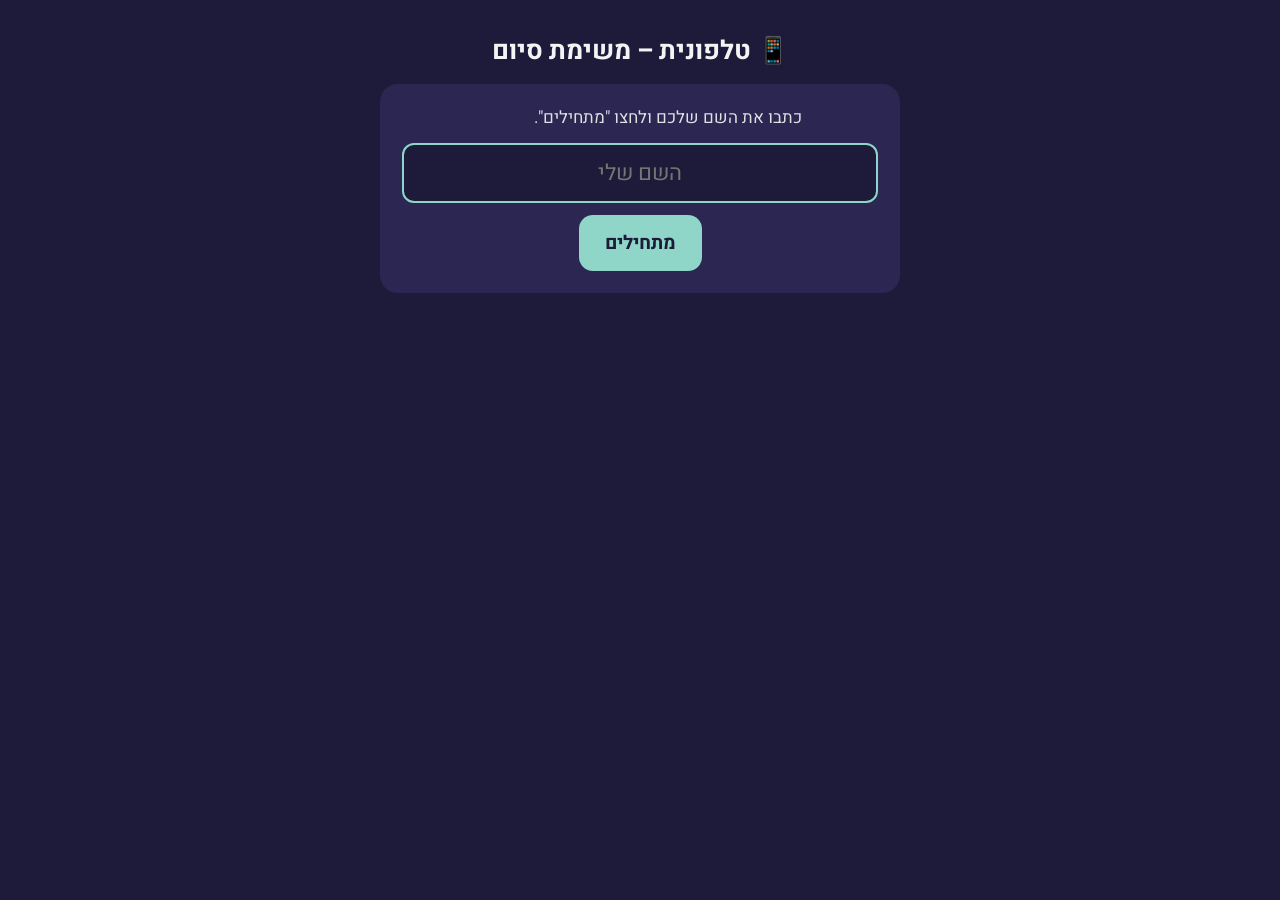
<file: final/answers.html>
<!doctype html>
<html lang="he" dir="rtl"><head><meta charset="utf-8">
<meta name="viewport" content="width=device-width,initial-scale=1">
<title>טלפונית – דף תשובות</title>
<link href="https://fonts.googleapis.com/css2?family=Heebo:wght@400;700&display=swap" rel="stylesheet">
<link rel="stylesheet" href="common.css">
<style>
body{justify-content:flex-start;padding-top:28px}
.card{max-width:520px;padding:22px}
input{width:100%;font:400 22px Heebo,Arial,sans-serif;padding:12px 14px;border-radius:12px;border:2px solid #8FD6C8;background:#1E1B3A;color:#F2F5F4;text-align:center;margin:12px 0}
.k{color:#8FD6C8;font-size:15px;font-weight:700}
.q{font-size:24px;font-weight:700;margin:6px 0 2px}
.fb{font-size:22px;font-weight:700;min-height:32px;margin:6px 0}
.ok{color:#3DDC84}.bad{color:#FF8A8A}.wait{color:#FFD166}
.row{display:flex;gap:10px;justify-content:center;flex-wrap:wrap}
.bar{display:flex;gap:6px;justify-content:center;margin-bottom:4px}
.bar i{width:22px;height:8px;border-radius:4px;background:#2B2752}
.bar i.ok{background:#3DDC84}.bar i.bad{background:#FF8A8A}.bar i.wait{background:#FFD166}.bar i.now{outline:2px solid #F2F5F4}
table{width:100%;border-collapse:collapse;font-size:18px;margin-top:10px}
td{padding:6px;border-bottom:1px solid #3a3566}
.big{font-size:48px;font-weight:700;color:#3DDC84}
.shake{animation:shake .45s}
@keyframes shake{0%,100%{transform:translateX(0)}20%{transform:translateX(-10px)}40%{transform:translateX(10px)}60%{transform:translateX(-6px)}80%{transform:translateX(6px)}}
#bigx{position:fixed;left:50%;top:45%;font-size:160px;line-height:1;pointer-events:none;z-index:99;opacity:0;transform:translate(-50%,-50%) scale(.3)}
#bigx.go{animation:xpop .9s ease-out}
@keyframes xpop{0%{opacity:0;transform:translate(-50%,-50%) scale(.3) rotate(-20deg)}25%{opacity:1;transform:translate(-50%,-50%) scale(1.15) rotate(5deg)}45%{transform:translate(-50%,-50%) scale(1) rotate(0)}75%{opacity:1}100%{opacity:0;transform:translate(-50%,-50%) scale(.9)}}
</style>
</head><body>
<h1>📱 טלפונית – משימת סיום</h1>
<div id="bigx">❌</div>

<div class="card" id="start">
  <p>כתבו את השם שלכם ולחצו "מתחילים".</p>
  <input id="nm" placeholder="השם שלי" autocomplete="off">
  <button class="btn" id="go">מתחילים</button>
</div>

<div class="card" id="quiz" hidden>
  <div class="bar" id="bar"></div>
  <div class="k" id="qk"></div>
  <div class="q" id="qt"></div>
  <input id="ans" placeholder="התשובה שלי" autocomplete="off">
  <input id="ans2" autocomplete="off" hidden>
  <div class="fb" id="fb"></div>
  <div class="row">
    <button class="btn" id="chk">בדיקה</button>
    <button class="btn" id="nx" hidden>לשאלה הבאה ←</button>
    <button class="btn ghost" id="sk">דלגו</button>
  </div>
  <p style="margin-top:16px"><a href="#" id="who2" class="small" style="color:#8FD6C8"></a></p>
</div>

<div class="card" id="end" hidden>
  <div id="who" class="q"></div>
  <div class="big" id="score"></div>
  <div id="tm" class="small"></div>
  <table id="tbl"></table>
  <p class="small" style="margin-top:12px">הראו את המסך הזה למורה 🙂</p>
  <button class="btn ghost" id="back" style="margin-top:10px">חזרה לשאלות שדילגתי עליהן</button>
  <p style="margin-top:18px"><a href="#" id="reset" class="small" style="color:#8FD6C8">תלמיד/ה חדש/ה במחשב הזה</a></p>
</div>

<script>
// ---- if you use a specific song in question 3, put words from its name / singer here, e.g. ["עוד יום","עידן רייכל"] ----
const SONG=[];
// Apps Script web-app URL (Google Sheet of results)
const ENDPOINT='https://script.google.com/macros/s/AKfycbyWv0CAcSiM_lUJn1j6ngdL1KhhNnQ4NpIEhsCtjRUcebJsCorne7bY6BEYSLHu7MC7tw/exec';
function log(ev,o){if(!ENDPOINT||!S)return;const d=Object.assign({sid:S.sid,name:S.name,ev:ev,sec:Math.round((Date.now()-S.t0)/1000)},o||{});
  try{fetch(ENDPOINT,{method:'POST',mode:'no-cors',headers:{'Content-Type':'text/plain'},body:JSON.stringify(d)}).catch(()=>{})}catch(e){}}
const FIELDS={2:['שם השיר','שנה']};
const Q=["איך קוראים לפרח הזה?","איך אומרים את זה בעברית?","איך קוראים לשיר? ובאיזו שנה הוא יצא?","מה מהירות הקול באוויר?","מבוך – מה מילת הקוד?","מקלדת החלקה – מה מילת הקוד?","קול יציב – מה מילת הקוד?","באיזו עיר נמצא הבניין הזה?","הודעה ברטט – מה המילה?","מצפן – מה מילת הקוד?"];
const K=JSON.parse(new TextDecoder().decode(Uint8Array.from(atob("[base64]"),c=>c.charCodeAt(0))));
const norm=s=>s.toLowerCase().replace(/[֑-ׇ]/g,'').replace(/[ךםןףץ]/g,c=>({'ך':'כ','ם':'מ','ן':'נ','ף':'פ','ץ':'צ'}[c])).replace(/[^א-תa-z0-9.,]/g,'');
function rule(k,a){const n=norm(a);if(k.alt)return k.alt.some(g=>g.every(w=>n.includes(norm(w))));if(k.all)return k.all.every(w=>n.includes(norm(w)));return k.any.some(w=>n.includes(norm(w)))}
function partsOf(i,a){const k=K[i+1];const v=a.split(' | ');return k.parts.map((p,j)=>!!(v[j]&&norm(v[j]))&&rule(p,v[j]))}
function confetti(){const c=document.createElement('canvas');c.style.cssText='position:fixed;inset:0;width:100%;height:100%;pointer-events:none;z-index:99';document.body.appendChild(c);
  const W=c.width=innerWidth,H=c.height=innerHeight,g=c.getContext('2d'),C=['#8FD6C8','#FFD166','#FF9F80','#B8A6FF','#3DDC84','#F2F5F4'];
  const P=[...Array(140)].map(()=>({x:W/2+(Math.random()-.5)*W*.3,y:H*.55,vx:(Math.random()-.5)*14,vy:-Math.random()*16-6,s:Math.random()*8+5,r:Math.random()*6,vr:(Math.random()-.5)*.4,c:C[Math.random()*C.length|0]}));
  const t0=performance.now();(function f(t){g.clearRect(0,0,W,H);const a=1-Math.max(0,(t-t0-1400)/600);
    for(const p of P){p.vy+=.45;p.vx*=.99;p.x+=p.vx;p.y+=p.vy;p.r+=p.vr;g.save();g.globalAlpha=Math.max(0,a);g.translate(p.x,p.y);g.rotate(p.r);g.fillStyle=p.c;g.fillRect(-p.s/2,-p.s/4,p.s,p.s/2);g.restore()}
    if(t-t0<2000)requestAnimationFrame(f);else c.remove()})(t0)}
function nope(){const x=$('bigx'),q=$('quiz');x.classList.remove('go');q.classList.remove('shake');void x.offsetWidth;x.classList.add('go');q.classList.add('shake');try{navigator.vibrate&&navigator.vibrate(150)}catch(e){}}
function check(i,a){const k=K[i+1],n=norm(a);if(!n)return null;
  if(k.parts){const v=a.split(' | ');if(v.some(x=>!norm(x||'')))return null;return partsOf(i,a).every(Boolean)}
  if(k.song)return SONG.length?SONG.some(w=>n.includes(norm(w))):'wait';
  if(k.num){const nums=(a.replace(/,/g,'').match(/\d+(\.\d+)?/g)||[]).map(Number);return nums.some(v=>k.num.some(([lo,hi])=>v>=lo&&v<=hi))}
  if(k.alt)return k.alt.some(g=>g.every(w=>n.includes(norm(w))));
  if(k.all)return k.all.every(w=>n.includes(norm(w)));
  return k.any.some(w=>n.includes(norm(w)))}
let S;try{S=JSON.parse(localStorage.getItem('tel_final')||'null')}catch(e){}
const save=()=>{try{localStorage.setItem('tel_final',JSON.stringify(S))}catch(e){}};
const $=id=>document.getElementById(id);
function show(w){['start','quiz','end'].forEach(x=>$(x).hidden=x!==w)}
function bar(){$('bar').innerHTML=Q.map((_,i)=>'<i class="'+(S.res[i]===true?'ok':S.res[i]==='wait'?'wait':S.tries[i]?'bad':'')+(i===S.cur?' now':'')+'"></i>').join('')}
function ask(){const i=S.cur;$('who2').textContent=S.name+' · לא אני? התחלה מחדש';$('qk').textContent='שאלה '+(i+1)+' מתוך '+Q.length;$('qt').textContent=Q[i];
  const F=FIELDS[i],pv=(S.ans[i]||'').split(' | ');$('ans2').hidden=!F;$('ans').placeholder=F?F[0]:'התשובה שלי';if(F)$('ans2').placeholder=F[1];
  $('ans').value=F?(pv[0]||''):(S.ans[i]||'');$('ans2').value=F?(pv[1]||''):'';$('fb').textContent='';$('fb').className='fb';$('chk').hidden=false;$('nx').hidden=true;$('sk').hidden=false;
  if(S.res[i]===true||S.res[i]==='wait')done(S.res[i]);bar();setTimeout(()=>$('ans').focus(),50)}
function done(r){$('fb').textContent=r===true?'✅ נכון!':'📝 נרשם – המורה יבדוק';$('fb').className='fb '+(r===true?'ok':'wait');
  $('chk').hidden=true;$('sk').hidden=true;$('nx').hidden=false;$('nx').focus()}
function nextQ(){const order=[...Array(Q.length).keys()].map(k=>(S.cur+1+k)%Q.length);
  const n=order.find(i=>S.res[i]!==true&&S.res[i]!=='wait'&&!S.skipped[i]);
  if(n===undefined||(n<=S.cur&&!S.review)){finish();return}S.cur=n;save();ask()}
$('go').onclick=()=>{const nm=$('nm').value.trim();if(!nm){$('nm').focus();return}
  S={sid:Math.random().toString(36).slice(2,8),name:nm,t0:Date.now(),cur:0,ans:[],res:[],tries:[],skipped:[]};save();log('start');show('quiz');ask()};
$('nm').onkeydown=e=>{if(e.key==='Enter')$('go').click()};
$('chk').onclick=()=>{const i=S.cur,a=FIELDS[i]?$('ans').value.trim()+' | '+$('ans2').value.trim():$('ans').value;const r=check(i,a);if(r===null){(FIELDS[i]&&$('ans').value.trim()?$('ans2'):$('ans')).focus();return}
  S.ans[i]=a;S.tries[i]=(S.tries[i]||0)+1;log('try',{q:i+1,a:a,r:r===true?'✅':r==='wait'?'📝':'❌',n:S.tries[i]});
  if(r===true||r==='wait'){S.res[i]=r;S.skipped[i]=false;save();bar();done(r);if(r===true)confetti()}
  else{S.res[i]=false;save();bar();let msg='❌ לא נכון. נסו שוב!';if(FIELDS[i]){const p=partsOf(i,a);msg=p.map((ok,j)=>(ok?'✅ ':'❌ ')+FIELDS[i][j]).join(' · ')}$('fb').textContent=msg;nope();$('fb').className='fb bad';$('ans').select()}};
$('ans2').onkeydown=e=>{if(e.key==='Enter')$('nx').hidden?$('chk').click():$('nx').click()};
$('ans').onkeydown=e=>{if(e.key==='Enter'&&FIELDS[S.cur]&&!$('ans2').value.trim()){$('ans2').focus();return}if(e.key==='Enter'){$('nx').hidden?$('chk').click():$('nx').click()}};
$('nx').onclick=nextQ;
$('sk').onclick=()=>{S.skipped[S.cur]=true;save();log('skip',{q:S.cur+1});nextQ()};
function finish(){if(!S.t1){S.t1=Date.now();log('finish',{r:S.res.filter(r=>r===true).length+'/'+Q.length})}S.review=false;save();show('end');
  const ok=S.res.filter(r=>r===true).length,w=S.res.filter(r=>r==='wait').length;
  $('who').textContent=S.name;$('score').textContent=ok+' / '+Q.length;
  const m=Math.round((S.t1-S.t0)/60000);$('tm').textContent='זמן: '+m+' דקות'+(w?' · שאלה אחת מחכה לבדיקת המורה':'');
  $('tbl').innerHTML=Q.map((q,i)=>'<tr><td>'+(i+1)+'</td><td>'+(S.res[i]===true?'✅':S.res[i]==='wait'?'📝':'⬜')+'</td><td>'+(S.ans[i]?S.ans[i].replace(/</g,'&lt;'):'—')+'</td></tr>').join('');
  $('back').hidden=!Q.some((_,i)=>S.res[i]!==true&&S.res[i]!=='wait')}
$('back').onclick=()=>{S.skipped=[];S.review=true;S.t1=null;const n=Q.findIndex((_,i)=>S.res[i]!==true&&S.res[i]!=='wait');S.cur=n;save();show('quiz');ask()};
function reset(e){e.preventDefault();if(confirm('להתחיל מההתחלה עם שם אחר?')){try{localStorage.removeItem('tel_final')}catch(x){}location.reload()}}
$('reset').onclick=reset;$('who2').onclick=reset;
if(S&&S.name&&!S.sid){S.sid=Math.random().toString(36).slice(2,8);save()}
if(S&&S.name){if(S.t1)finish();else{show('quiz');ask()}}
</script>
</body></html>
</file>
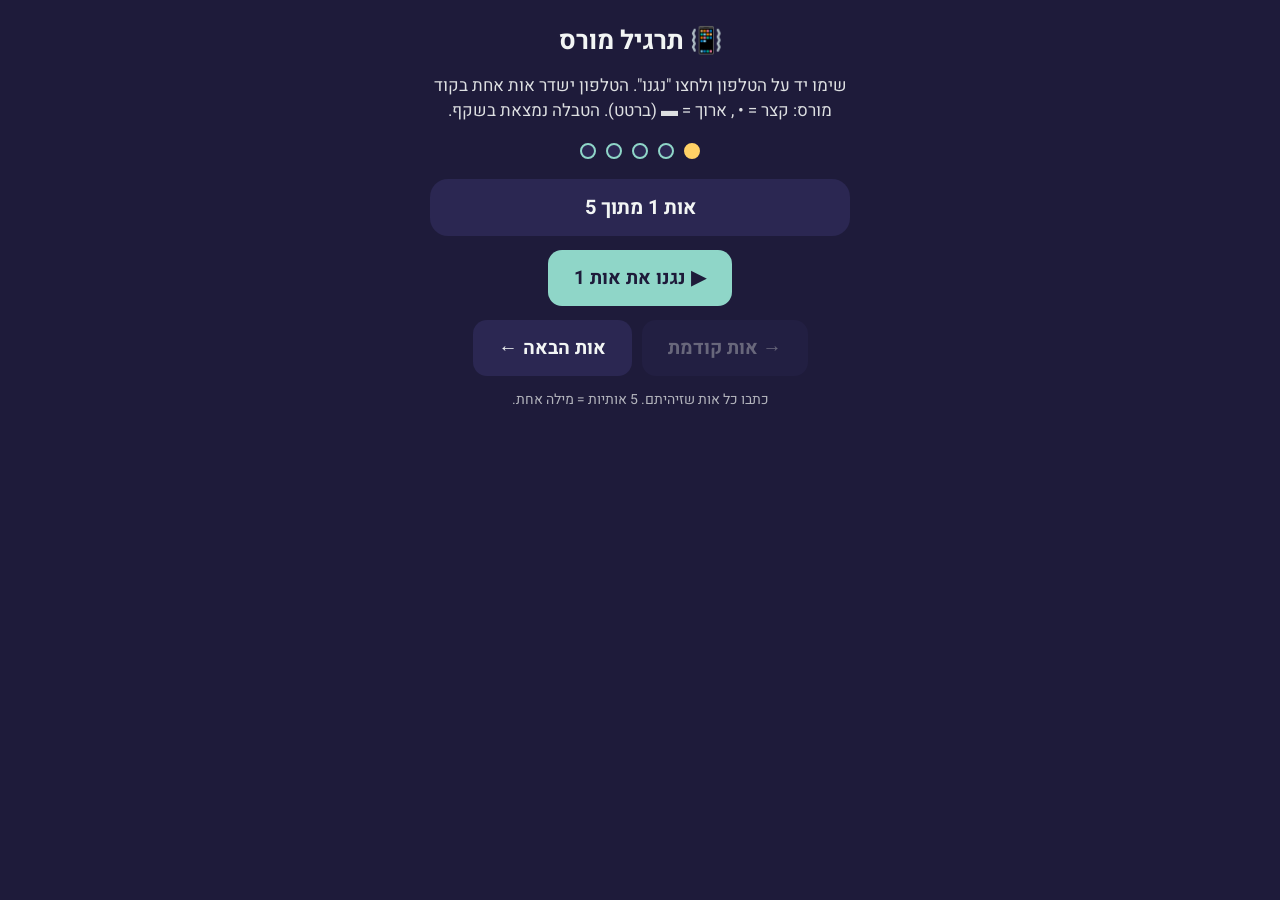
<file: final/buzz.html>
<!doctype html>
<html lang="he" dir="rtl"><head><meta charset="utf-8">
<meta name="viewport" content="width=device-width,initial-scale=1,user-scalable=no">
<title>תרגיל מורס</title>
<link href="https://fonts.googleapis.com/css2?family=Heebo:wght@400;700&display=swap" rel="stylesheet">
<link rel="stylesheet" href="common.css">
<style>
.dots{display:flex;gap:10px;justify-content:center;margin:6px 0}
.dots i{width:16px;height:16px;border-radius:50%;background:#2B2752;border:2px solid #8FD6C8}
.dots i.done{background:#8FD6C8}
.dots i.now{background:#FFD166;border-color:#FFD166}
.row{display:flex;gap:10px;flex-wrap:wrap;justify-content:center}
#st{font-size:20px;font-weight:700}
</style>
</head><body>
<h1>📳 תרגיל מורס</h1>
<p>שימו יד על הטלפון ולחצו "נגנו". הטלפון ישדר אות אחת בקוד מורס: קצר = • , ארוך = ▬ (ברטט). הטבלה נמצאת בשקף.</p>
<p class="small" id="ios" hidden>הטלפון הזה לא יכול לרטוט מהדפדפן, אז תשמעו צפצופים במקום (קצר / ארוך). הגבירו את הקול.</p>
<div class="dots" id="dots"></div>
<div class="card" id="st">אות 1 מתוך 5</div>
<div class="row">
  <button class="btn" id="play">▶ נגנו</button>
</div>
<div class="row">
  <button class="btn ghost" id="prev">→ אות קודמת</button>
  <button class="btn ghost" id="next">אות הבאה ←</button>
</div>
<p class="small">כתבו כל אות שזיהיתם. 5 אותיות = מילה אחת.</p>
<script>
// word: מ צ ל מ ה  (Hebrew Morse)  1 = short, 3 = long
const WORD=[[3,3],[1,3,3],[1,3,1,1],[3,3],[3,3,3]],U=230;
const canBuzz=!!navigator.vibrate&&!/iPhone|iPad|iPod/.test(navigator.userAgent);
if(!canBuzz){const p=document.querySelector('p');p.innerHTML='הדפדפן בטלפון הזה לא יכול לרטוט, אז במקום רטט תשמעו <b>צליל</b>: צליל קצר = • , צליל ארוך = ▬. הפעילו את הקול (ודאו שהטלפון לא על שקט). הטבלה נמצאת בשקף.'}
let cur=0,busy=false,ac=null;
const st=document.getElementById('st'),dots=document.getElementById('dots');
const wait=ms=>new Promise(r=>setTimeout(r,ms));
function render(){dots.innerHTML=WORD.map((_,i)=>'<i class="'+(i<cur?'done':i===cur?'now':'')+'"></i>').join('');
  if(!busy)st.textContent='אות '+(cur+1)+' מתוך '+WORD.length;
  document.getElementById('prev').disabled=cur===0;document.getElementById('next').disabled=cur===WORD.length-1;
  document.getElementById('play').textContent=played[cur]?'🔁 שוב את אות '+(cur+1):'▶ נגנו את אות '+(cur+1)}
const played=[];
function beep(ms){if(!ac)ac=new (window.AudioContext||window.webkitAudioContext)();
  const o=ac.createOscillator(),g=ac.createGain();o.frequency.value=700;g.gain.value=.4;o.connect(g).connect(ac.destination);o.start();o.stop(ac.currentTime+ms/1000)}
async function play(){if(busy)return;busy=true;st.textContent='מנגן… הרגישו!';await wait(500);
  for(const d of WORD[cur]){if(canBuzz){try{navigator.vibrate(d*U)}catch(e){}}else beep(d*U);await wait(d*U+U*1.4)}
  busy=false;played[cur]=1;render()}
document.getElementById('play').onclick=play;
document.getElementById('next').onclick=()=>{if(!busy&&cur<WORD.length-1){cur++;render()}};
document.getElementById('prev').onclick=()=>{if(!busy&&cur>0){cur--;render()}};
render();
</script>
</body></html>
</file>
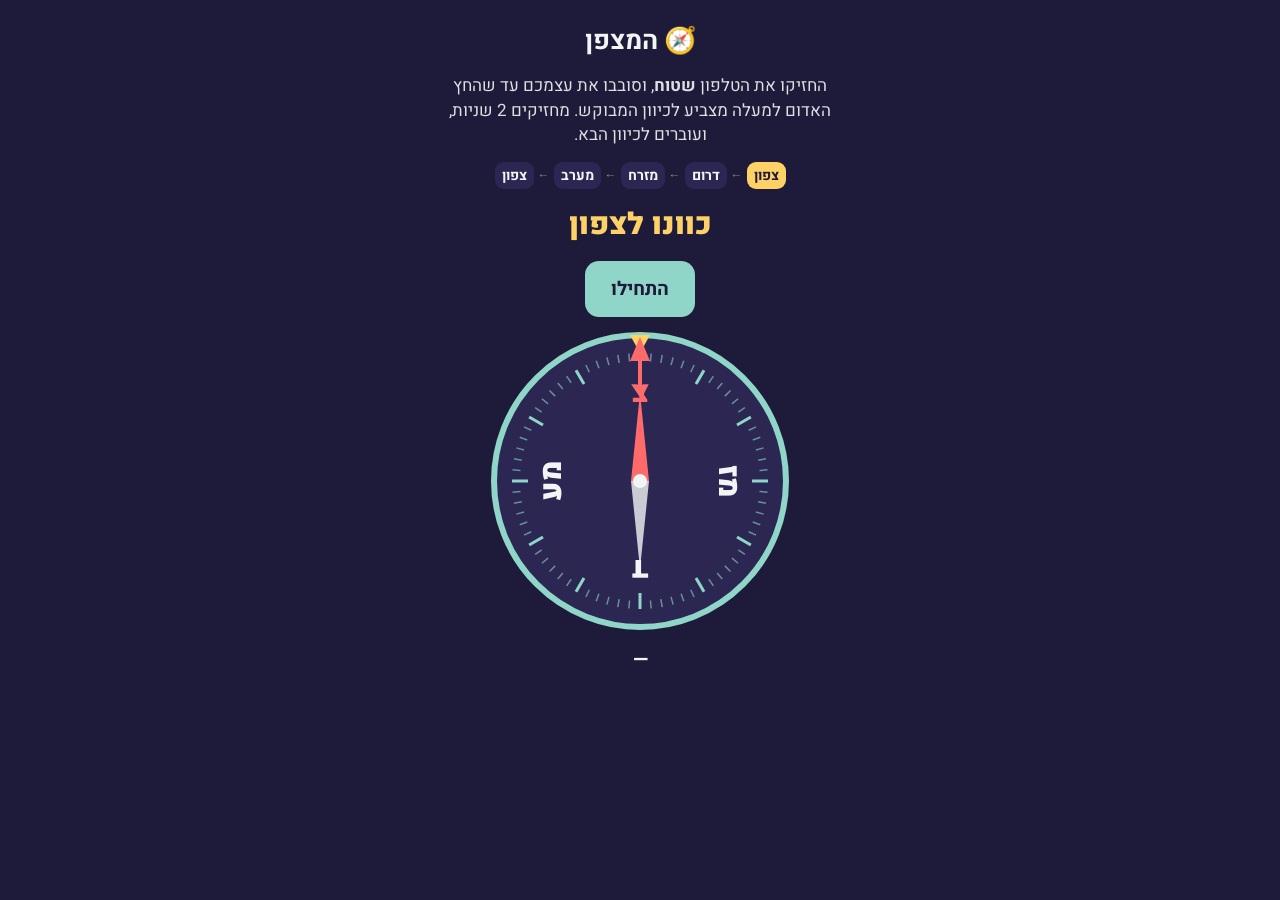
<file: final/compass.html>
<!doctype html>
<html lang="he" dir="rtl"><head><meta charset="utf-8">
<meta name="viewport" content="width=device-width,initial-scale=1,user-scalable=no">
<title>מצפן</title>
<link href="https://fonts.googleapis.com/css2?family=Heebo:wght@400;700;900&display=swap" rel="stylesheet">
<link rel="stylesheet" href="common.css">
<style>
.wrap{position:relative;width:300px;height:300px}
svg{width:100%;height:100%;overflow:visible}
#rose{transition:transform .12s linear;transform-origin:150px 150px}
.target{font-size:30px;font-weight:900;color:#FFD166;min-height:40px}
.steps{display:flex;gap:4px;justify-content:center;direction:rtl;flex-wrap:wrap;align-items:center}
.steps span{padding:3px 7px;border-radius:9px;background:#2B2752;font-weight:700;font-size:14px}
.steps span.ok{background:#3DDC84;color:#1E1B3A}.steps span.now{background:#FFD166;color:#1E1B3A}
.ring{font-size:20px;font-weight:700;min-height:28px}
</style>
</head><body>
<h1>🧭 המצפן</h1>
<p>החזיקו את הטלפון <b>שטוח</b>, וסובבו את עצמכם עד שהחץ האדום למעלה מצביע לכיוון המבוקש. מחזיקים 2 שניות, ועוברים לכיוון הבא.</p>
<div class="steps" id="steps"></div>
<div class="target" id="tg"></div>
<button class="btn" id="go">התחילו</button>
<div class="wrap">
<svg viewBox="0 0 300 300">
  <circle cx="150" cy="150" r="146" fill="#2B2752" stroke="#8FD6C8" stroke-width="6"/>
  <circle id="prog" cx="150" cy="150" r="138" fill="none" stroke="#3DDC84" stroke-width="8" stroke-dasharray="0 1000" transform="rotate(-90 150 150)" stroke-linecap="round"/>
  <g id="rose"></g>
  <polygon points="150,6 140,30 160,30" fill="#FF6B6B"/>
  <line x1="150" y1="30" x2="150" y2="60" stroke="#FF6B6B" stroke-width="4" stroke-linecap="round"/>
  <circle cx="150" cy="150" r="7" fill="#F2F5F4"/>
</svg>
</div>
<div class="ring" id="t">—</div>
<div class="code" id="code">הצלחתם! מילת הקוד:<b>קקטוס</b></div>
<script>
const SEQ=[['צפון',0],['דרום',180],['מזרח',90],['מערב',270],['צפון',0]],HOLD=2,TOL=15;
const $=id=>document.getElementById(id);
// build rose
(function(){let s='';for(let d=0;d<360;d+=5){const long=d%30===0,r1=long?112:120,r2=128,a=d*Math.PI/180;
  s+='<line x1="'+(150+r1*Math.sin(a))+'" y1="'+(150-r1*Math.cos(a))+'" x2="'+(150+r2*Math.sin(a))+'" y2="'+(150-r2*Math.cos(a))+'" stroke="#8FD6C8" stroke-width="'+(long?3:1.5)+'" opacity="'+(long?1:.6)+'"/>'}
  [['צ',0,'#FF6B6B'],['מז',90,'#F2F5F4'],['ד',180,'#F2F5F4'],['מע',270,'#F2F5F4']].forEach(([l,d,c])=>{const a=d*Math.PI/180;
    s+='<text x="'+(150+90*Math.sin(a))+'" y="'+(150-90*Math.cos(a)+11)+'" text-anchor="middle" font-family="Heebo" font-weight="900" font-size="30" fill="'+c+'" transform="rotate('+d+' '+(150+90*Math.sin(a))+' '+(150-90*Math.cos(a))+')">'+l+'</text>'});
  s+='<polygon points="150,62 141,150 159,150" fill="#FF6B6B"/><polygon points="150,238 141,150 159,150" fill="#F2F5F4" opacity=".8"/>';
  s+='<g id="tmark"><circle cx="150" cy="24" r="0"/></g>';
  $('rose').innerHTML=s})();
let st=0,head=null,held=0,last=performance.now(),won=false,pause=0;
function steps(){$('steps').innerHTML=SEQ.map((x,i)=>'<span class="'+(i<st?'ok':i===st?'now':'')+'">'+x[0]+'</span>').join('<i style="font-style:normal;opacity:.5;font-size:12px">←</i>');
  $('tg').textContent=st<SEQ.length?'כוונו ל'+SEQ[st][0]:'🎉';
  const a=st<SEQ.length?SEQ[st][1]:0;$('tmark').innerHTML=st<SEQ.length?'<polygon points="150,22 140,4 160,4" fill="#FFD166" transform="rotate('+a+' 150 150)"/>':''}
steps();
function onAbs(e){if(e.absolute&&e.alpha!=null)head=(360-e.alpha)%360}
function onIos(e){if(e.webkitCompassHeading!=null)head=e.webkitCompassHeading}
$('go').onclick=async()=>{
  try{if(window.DeviceOrientationEvent&&DeviceOrientationEvent.requestPermission)await DeviceOrientationEvent.requestPermission()}catch(e){}
  addEventListener('deviceorientationabsolute',onAbs);addEventListener('deviceorientation',onIos);
  $('go').hidden=true;
  (function loop(now){const dt=(now-last)/1000;last=now;
    if(head==null){$('t').textContent='מחכה למצפן… (הזיזו את הטלפון בצורת 8)'}
    else{$('rose').style.transform='rotate('+(-head)+'deg)';
      if(!won&&pause<=0){const tgt=SEQ[st][1];let off=Math.abs(((head-tgt)%360+540)%360-180);
        held=off<TOL?held+dt:0;$('prog').setAttribute('stroke-dasharray',(Math.min(1,held/HOLD)*867)+' 1000');
        $('t').textContent=off<TOL?'✔ מחזיקים…':'עוד \u2066'+Math.round(off)+'°\u2069';
        if(held>=HOLD){st++;held=0;$('prog').setAttribute('stroke-dasharray','0 1000');try{navigator.vibrate&&navigator.vibrate(80)}catch(e){}
          if(st>=SEQ.length){won=true;steps();$('code').style.display='block';$('t').textContent='✔ כל הכבוד!'}
          else{steps();pause=.8;$('t').textContent='👏 יפה! עכשיו '+SEQ[st][0]}}}
      else pause-=dt}
    requestAnimationFrame(loop)})(performance.now());
};
</script>
</body></html>
</file>
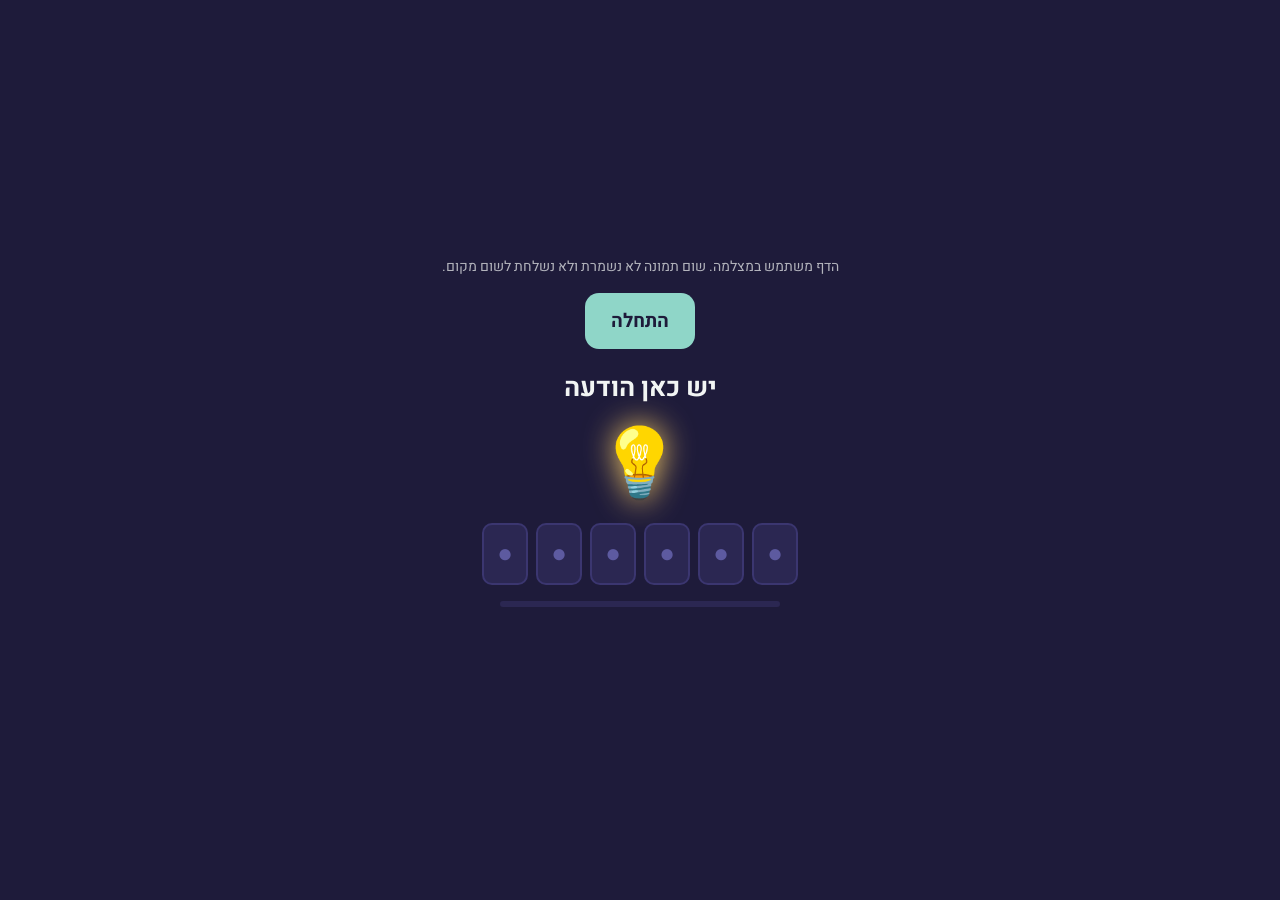
<file: final/dark.html>
<!doctype html>
<html lang="he" dir="rtl"><head><meta charset="utf-8">
<meta name="viewport" content="width=device-width,initial-scale=1,user-scalable=no">
<meta http-equiv="Cache-Control" content="no-cache, must-revalidate"><title>הודעה</title>
<link href="https://fonts.googleapis.com/css2?family=Heebo:wght@400;700;900&display=swap" rel="stylesheet">
<link rel="stylesheet" href="common.css">
<style>
body{justify-content:center;min-height:100vh;gap:16px}
#start[hidden]{display:none}
#cells{display:flex;direction:rtl;gap:8px}
.c{width:46px;height:62px;border-radius:10px;background:#2B2752;border:2px solid #3b3670;display:flex;align-items:center;justify-content:center;font:900 34px Heebo,Arial;color:#FFD166;position:relative;overflow:hidden}
.c i{position:absolute;font-style:normal;color:#5d5aa0;font-size:26px}
.c b{position:relative;opacity:0}
#sky{position:relative;width:84px;height:84px;font-size:68px;line-height:84px}
#sky span{position:absolute;inset:0;transition:filter .25s;filter:drop-shadow(0 0 16px #FFD166)}
#bar{width:280px;height:6px;border-radius:3px;background:#2B2752;overflow:hidden}
#bar div{height:100%;width:0;background:#8FD6C8;transition:width .15s linear}
#st{font-size:15px;opacity:.75;min-height:22px}
#cdot{position:fixed;top:12px;left:12px;font-size:26px;opacity:0;pointer-events:none}
#cdot.show{animation:pl 1.4s infinite}
@keyframes pl{0%,100%{opacity:.1}50%{opacity:.9}}
</style></head><body>
<div class="small" id="priv">הדף משתמש במצלמה. שום תמונה לא נשמרת ולא נשלחת לשום מקום.</div>
<button class="btn" id="start">התחלה</button>
<h1>יש כאן הודעה</h1>
<div id="sky"><span id="bulb">💡</span></div>
<div id="cells"></div>
<div id="bar"><div></div></div>
<div id="st"></div>
<div class="code" id="code">פוענח! מילת הקוד:<b>כוכבים</b></div>
<div id="cdot">📷</div>
<video id="v" playsinline muted autoplay style="position:fixed;width:1px;height:1px;opacity:0;pointer-events:none"></video>
<canvas id="cv" width="16" height="16" hidden></canvas>
<script>
const WORD='כוכבים',N=WORD.length,$=id=>document.getElementById(id);
const HOLD=9000,UP=1/HOLD,DOWN=1/(HOLD*2);   // ~9 s of darkness to decode; slowly fades when light returns
const cells=[...WORD].map(ch=>{const c=document.createElement('div');c.className='c';c.innerHTML='<i>●</i><b>'+ch+'</b>';$('cells').appendChild(c);return c});
const cv=$('cv'),g2=cv.getContext('2d',{willReadFrequently:true}),v=$('v');
let armed=false,sky=0,hist=[],p=0,last=Date.now(),done=false,stream=null,t0=Date.now();
const meanLum=()=>{g2.drawImage(v,0,0,16,16);const d=g2.getImageData(0,0,16,16).data;let s=0;for(let i=0;i<d.length;i+=4)s+=.3*d[i]+.59*d[i+1]+.11*d[i+2];return s/256};
function render(){cells.forEach((c,i)=>{const o=Math.max(0,Math.min(1,p*N-i));c.querySelector('b').style.opacity=o;c.querySelector('i').style.opacity=1-o});$('bar').firstChild.style.width=(p*100)+'%'}
function tick(){
  if(done)return;
  const now=Date.now(),dt=now-last;last=now;
  const l=(window.__lum!==undefined)?window.__lum:(v.readyState>=2?meanLum():null);
  if(l!==null){
    hist.push([now,l]);while(hist.length&&now-hist[0][0]>5000)hist.shift();
    const base=Math.max(40,...hist.map(h=>h[1]));
    const d=Math.max(1-l/base,l<12?1:0);
    sky=sky*0.6+Math.min(1,d/0.55)*0.4;$('bulb').style.filter='grayscale('+sky+') brightness('+(1-sky*0.65)+') drop-shadow(0 0 '+(16*(1-sky))+'px #FFD166)';
    if(l>=50)armed=true;   // decoding starts only after the camera has seen some light first (a phone lying face-up on a desk is already dark)
    p=Math.max(0,Math.min(1,p+(armed&&d>=0.55?dt*UP:-dt*DOWN)));
    render();
    if(p>=1){finish();return}
  }
  const s=(now-t0)/1000;if(s>20)$('cdot').classList.add('show');if(s>45&&p===0)$('st').textContent='ההודעה נראית רק בחושך';
  setTimeout(tick,100)}
function finish(){done=true;render();$('code').style.display='block';$('cdot').classList.remove('show');try{navigator.vibrate&&navigator.vibrate([80,60,160])}catch(e){}try{stream.getTracks().forEach(t=>t.stop())}catch(e){}confetti()}
$('start').onclick=async()=>{
  $('start').hidden=true;
  try{stream=await navigator.mediaDevices.getUserMedia({video:{facingMode:{ideal:'environment'},width:{ideal:160},height:{ideal:160}},audio:false})}
  catch(e){$('st').textContent='אין גישה למצלמה. אשרו גישה בדפדפן ורעננו את הדף.';$('start').hidden=false;return}
  v.srcObject=stream;try{await v.play()}catch(e){}
  t0=last=Date.now();tick()};
function confetti(){const c=document.createElement('canvas');c.style.cssText='position:fixed;inset:0;width:100%;height:100%;pointer-events:none;z-index:99';document.body.appendChild(c);
  const W=c.width=innerWidth,H=c.height=innerHeight,g=c.getContext('2d'),C=['#8FD6C8','#FFD166','#FF9F80','#B8A6FF','#3DDC84','#F2F5F4'];
  const P=[...Array(140)].map(()=>({x:W/2+(Math.random()-.5)*W*.3,y:H*.55,vx:(Math.random()-.5)*14,vy:-Math.random()*16-6,s:Math.random()*8+5,r:Math.random()*6,vr:(Math.random()-.5)*.4,c:C[Math.random()*C.length|0]}));
  const t0=performance.now();(function f(t){g.clearRect(0,0,W,H);const a=1-Math.max(0,(t-t0-1400)/600);
    for(const p of P){p.vy+=.45;p.vx*=.99;p.x+=p.vx;p.y+=p.vy;p.r+=p.vr;g.save();g.globalAlpha=Math.max(0,a);g.translate(p.x,p.y);g.rotate(p.r);g.fillStyle=p.c;g.fillRect(-p.s/2,-p.s/4,p.s,p.s/2);g.restore()}
    if(t-t0<2000)requestAnimationFrame(f);else c.remove()})(t0)}
</script></body></html>
</file>
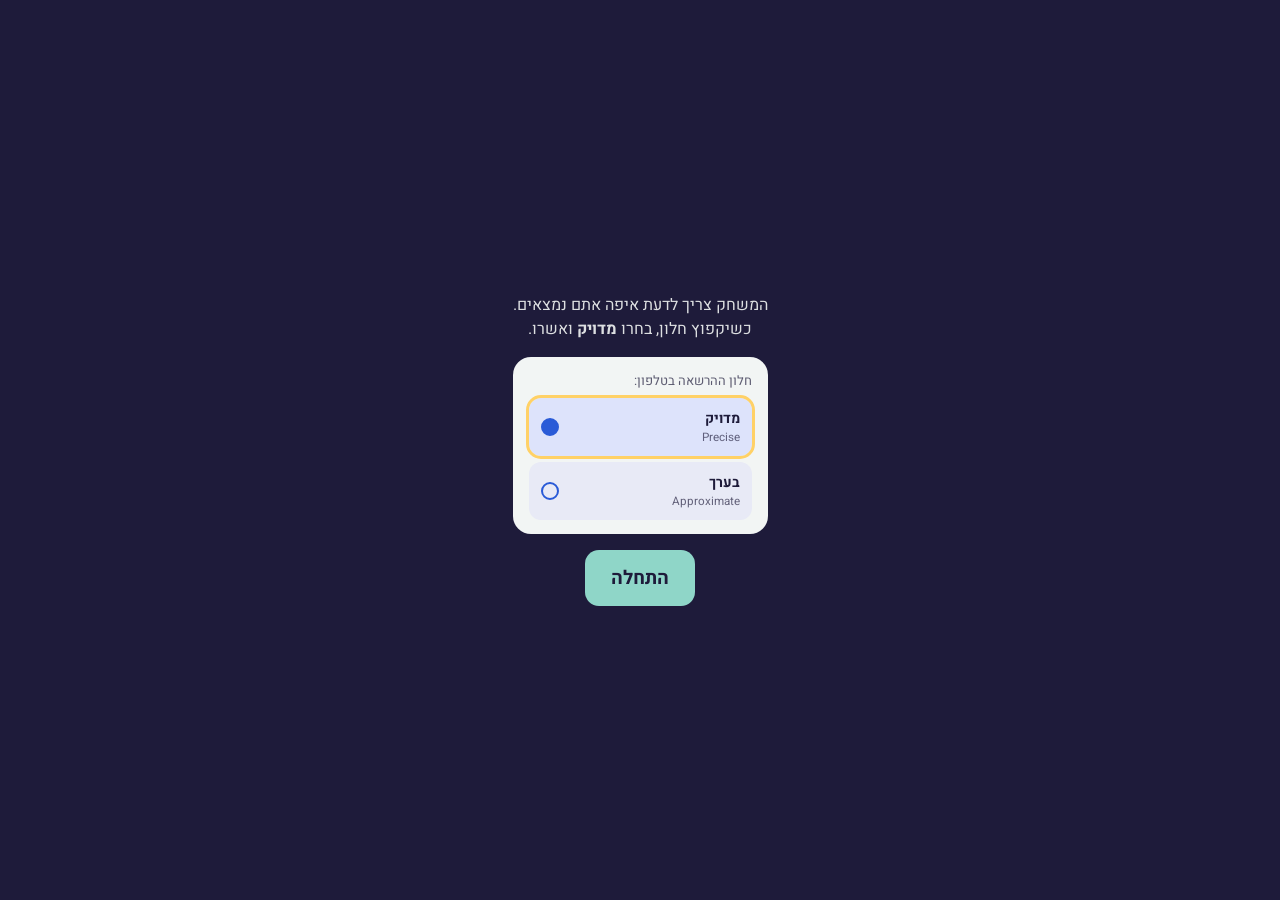
<file: final/gps.html>
<!doctype html>
<html lang="he" dir="rtl"><head><meta charset="utf-8">
<meta name="viewport" content="width=device-width,initial-scale=1,user-scalable=no">
<title>חם קר</title>
<link href="https://fonts.googleapis.com/css2?family=Heebo:wght@400;700;900&display=swap" rel="stylesheet">
<link rel="stylesheet" href="common.css">
<style>
#pre{display:flex;flex-direction:column;align-items:center;gap:16px;max-width:340px}
#pre p{font-size:16px}
.mock{background:#F2F5F4;color:#1E1B3A;border-radius:18px;padding:14px 16px;width:100%;text-align:right;font-size:14px}
.mock .t{font-size:13px;opacity:.7;margin-bottom:8px}
.opt{display:flex;align-items:center;justify-content:space-between;border-radius:12px;padding:10px 12px;margin-top:6px;background:#E8EAF6;font-weight:700}
.opt.sel{outline:3px solid #FFD166;background:#DDE3FB}
.opt .r{width:18px;height:18px;border-radius:50%;border:2px solid #2a5bd7;display:inline-block}
.opt.sel .r{background:#2a5bd7}
.opt small{display:block;font-weight:400;opacity:.65}
#main{display:none;flex-direction:column;align-items:center;gap:18px}
body{justify-content:center;min-height:100vh;gap:18px;transition:background .6s}
#ball{width:210px;height:210px;border-radius:50%;display:flex;align-items:center;justify-content:center;font-size:84px;transition:background .6s,box-shadow .6s;animation:beat 1.6s infinite}
@keyframes beat{50%{transform:scale(1.06)}}
#word{font-size:34px;font-weight:900;min-height:44px}
#trend{font-size:20px;min-height:28px;opacity:.9}
#dist{font-size:16px;opacity:.65;min-height:22px}
#msg{font-size:15px;color:#FFD166;min-height:20px;max-width:340px}
.code{display:none}
.code.show{display:block}
</style></head><body>
<div id="pre">
  <p>המשחק צריך לדעת איפה אתם נמצאים.<br>כשיקפוץ חלון, בחרו <b>מדויק</b> ואשרו.</p>
  <div class="mock"><div class="t">חלון ההרשאה בטלפון:</div>
    <div class="opt sel"><span>מדויק<small>Precise</small></span><span class="r"></span></div>
    <div class="opt"><span>בערך<small>Approximate</small></span><span class="r"></span></div></div>
  <button class="btn" id="go">התחלה</button>
</div>
<div id="main">
<div id="ball">🧭</div>
<div id="word">מחפשים אות…</div>
<div id="trend"></div>
<div id="dist"></div>
<div id="msg"></div>
<div class="code" id="code">מילת הקוד<b>לוויין</b></div>
</div>
<script>
const Q=new URLSearchParams(location.search);
const TARGET={lat:32.080698,lon:34.816254};
const R=+Q.get('r')||8;                 // success radius, metres
const CODE='לוויין';
const $=id=>document.getElementById(id);
const rad=x=>x*Math.PI/180;
function dist(a,b){const R6=6371000,dLat=rad(b.lat-a.lat),dLon=rad(b.lon-a.lon),x=Math.sin(dLat/2)**2+Math.cos(rad(a.lat))*Math.cos(rad(b.lat))*Math.sin(dLon/2)**2;return 2*R6*Math.asin(Math.sqrt(x))}
const STAGES=[[150,'קפוא','🥶','#3b6fd6'],[80,'קר','🧊','#4d9be0'],[40,'פושר','😐','#6cc4c4'],[20,'חמים','🙂','#e8c14a'],[R*2.2,'חם','🔥','#ff9f40'],[R,'רותח!','🌋','#ff4d3a']];
let hist=[],hits=0,solved=false,lastD=null;
function stage(d){for(const s of STAGES)if(d>s[0])return s;return STAGES[STAGES.length-1]}
function show(d,acc){
  hist.push(d);if(hist.length>6)hist.shift();
  const sm=hist.slice(-3).reduce((a,b)=>a+b,0)/Math.min(3,hist.length);
  const s=stage(sm);
  $('ball').textContent=s[2];$('ball').style.background=s[3];$('ball').style.boxShadow='0 0 60px '+s[3];
  $('word').textContent=s[1];
  if(hist.length>=4){const old=hist.slice(-6,-3).reduce((a,b)=>a+b,0)/hist.slice(-6,-3).length;const dd=sm-old;
    $('trend').textContent=dd<-1.5?'⬆️ מתחממים':dd>1.5?'⬇️ מתקררים':'';}
  $('dist').textContent='כ-'+(sm>60?Math.round(sm/10)*10:Math.round(sm/5)*5)+' מטר'+(acc>25?' · אות GPS חלש':'');
  if(acc>25){$('msg').textContent='ממתינים לאות GPS טוב יותר…';hits=0;return}
  $('msg').textContent='';
  if(sm<=R){hits++;if(hits>=2)win()}else hits=0}
function win(){if(solved)return;solved=true;$('ball').textContent='🎯';$('ball').style.background='#3DDC84';$('ball').style.boxShadow='0 0 60px #3DDC84';
  $('word').textContent='הגעתם!';$('trend').textContent='';$('dist').textContent='';$('code').classList.add('show');confetti();try{navigator.vibrate&&navigator.vibrate([100,60,200])}catch(e){}}
let poor=0;
function onPos(p){if(solved)return;const acc=p.coords.accuracy||0;
  if(acc>80){poor++;if(poor>=3){$('word').textContent='המיקום לא מדויק';$('msg').textContent='בחרו "מדויק" (Precise) בהרשאת המיקום. באנדרואיד: סמל המנעול ליד הכתובת ← הרשאות ← מיקום ← מדויק. באייפון: הגדרות ← פרטיות ← שירותי מיקום ← Safari ← מיקום מדויק. ואז רעננו.';return}}else poor=0;
  show(dist({lat:p.coords.latitude,lon:p.coords.longitude},TARGET),acc)}
let wid=null,gotFix=false;
function onErr(e){
  if(e.code===3||e.code===2){$('msg').textContent='עדיין אין אות GPS. צאו החוצה לשטח פתוח והמתינו כמה שניות…';watch();return}
  $('word').textContent='אין מיקום';$('msg').textContent=e.code===1?'אין הרשאה למיקום. אשרו אותה בדפדפן (ובהגדרות הטלפון) ורעננו את הדף.':'לא מצליחים לקבל מיקום. נסו לצאת החוצה.'}
function watch(){if(wid!==null)navigator.geolocation.clearWatch(wid);wid=navigator.geolocation.watchPosition(p=>{gotFix=true;onPos(p)},onErr,{enableHighAccuracy:true,maximumAge:5000,timeout:30000})}
function begin(){$('pre').style.display='none';$('main').style.display='flex';
  const at=Q.get('at');
  if(at){const [la,lo]=at.split(',').map(Number);setInterval(()=>onPos({coords:{latitude:la,longitude:lo,accuracy:+Q.get('acc')||5}}),700)}   // test mode
  else if(navigator.geolocation){watch();setTimeout(()=>{if(!gotFix&&!solved)$('msg').textContent='מחפשים אות GPS… אם אתם בתוך הבניין, צאו החוצה לשטח פתוח.'},6000)}
  else onErr({code:0})}
$('go').onclick=begin;
if(Q.get('at'))begin();
function confetti(){const c=document.createElement('canvas');c.style.cssText='position:fixed;inset:0;width:100%;height:100%;pointer-events:none;z-index:99';document.body.appendChild(c);
  const W=c.width=innerWidth,H=c.height=innerHeight,g=c.getContext('2d'),C=['#8FD6C8','#FFD166','#FF9F80','#B8A6FF','#3DDC84','#F2F5F4'];
  const P=[...Array(140)].map(()=>({x:W/2+(Math.random()-.5)*W*.3,y:H*.55,vx:(Math.random()-.5)*14,vy:-Math.random()*16-6,s:Math.random()*8+5,r:Math.random()*6,vr:(Math.random()-.5)*.4,c:C[Math.random()*C.length|0]}));
  const t0=performance.now();(function f(t){g.clearRect(0,0,W,H);const a=1-Math.max(0,(t-t0-1400)/600);
    for(const p of P){p.vy+=.45;p.vx*=.99;p.x+=p.vx;p.y+=p.vy;p.r+=p.vr;g.save();g.globalAlpha=Math.max(0,a);g.translate(p.x,p.y);g.rotate(p.r);g.fillStyle=p.c;g.fillRect(-p.s/2,-p.s/4,p.s,p.s/2);g.restore()}
    if(t-t0<2000)requestAnimationFrame(f);else c.remove()})(t0)}
</script></body></html>
</file>
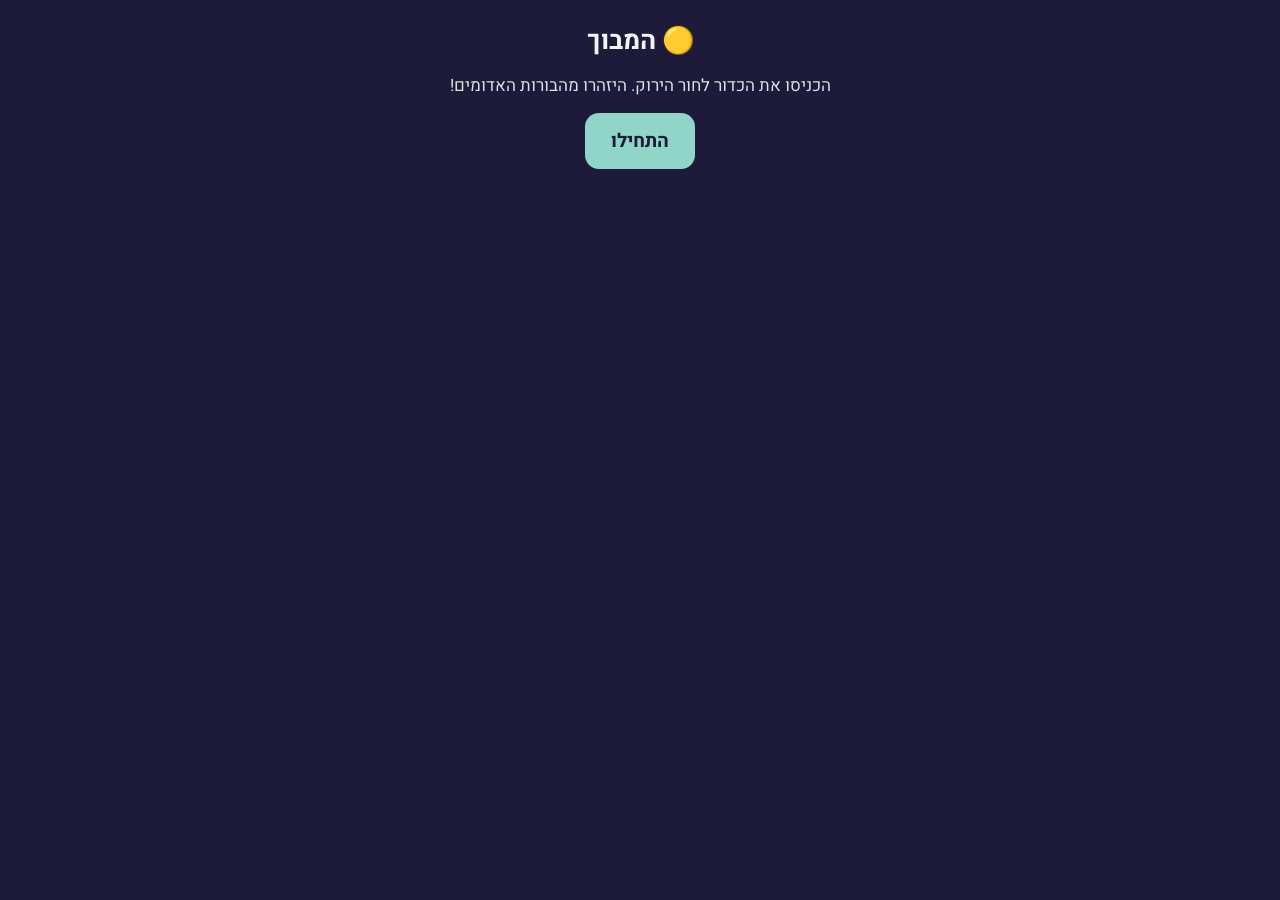
<file: final/maze.html>
<!doctype html>
<html lang="he" dir="rtl"><head><meta charset="utf-8">
<meta name="viewport" content="width=device-width,initial-scale=1,user-scalable=no">
<title>מבוך</title>
<link href="https://fonts.googleapis.com/css2?family=Heebo:wght@400;700&display=swap" rel="stylesheet">
<link rel="stylesheet" href="common.css">
<style>canvas{background:#2B2752;border-radius:16px;touch-action:none;max-width:100%}</style>
</head><body>
<h1>🟡 המבוך</h1>
<p id="msg">הכניסו את הכדור לחור הירוק. היזהרו מהבורות האדומים!</p>
<button class="btn" id="go">התחילו</button>
<canvas id="c" width="304" height="418" hidden></canvas>
<div class="code" id="code">הצלחתם! מילת הקוד:<b>פינגווין</b></div>
<script>
// 1 = wall, X = hole (back to start), E = goal
const M=[
"1111111111111111",
"1000000X000X1001",
"1000X00000001001",
"1111111111001001",
"10000X0000001001",
"1000000X00001001",
"1001111111111001",
"10010000000X1001",
"10X1000000001001",
"1001111001001001",
"1000X00001000001",
"1X00000001000001",
"1111111111111001",
"1000000001000001",
"10000000010000X1",
"1001111001001111",
"10000010010000X1",
"1000001001000001",
"1001001111111001",
"1001000000000001",
"10010000000000E1",
"1111111111111111"];
const C=19,cv=document.getElementById('c'),g=cv.getContext('2d');
let x=28.5,y=28.5,vx=0,vy=0,ax=0,ay=0,won=false,run=false;const R=6;
const wall=(cx,cy)=>{const r=M[cy];return !r||r[cx]==='1'||r[cx]===undefined};
let goal,holes=[],falls=0,hist=[];M.forEach((r,j)=>[...r].forEach((ch,i)=>{if(ch==='X')holes.push({x:i*C+C/2,y:j*C+C/2})}));M.forEach((r,j)=>{const i=r.indexOf('E');if(i>=0)goal={x:i*C+C/2,y:j*C+C/2}});
function hit(px,py){for(const[dx,dy]of[[R,0],[-R,0],[0,R],[0,-R],[R*.7,R*.7],[-R*.7,R*.7],[R*.7,-R*.7],[-R*.7,-R*.7]]){if(wall(Math.floor((px+dx)/C),Math.floor((py+dy)/C)))return true}return false}
function step(){if(!run)return;vx=(vx+ax*.28)*.96;vy=(vy+ay*.28)*.96;
  const sp=Math.hypot(vx,vy);if(sp>3.2){vx*=3.2/sp;vy*=3.2/sp}
  if(!hit(x+vx,y))x+=vx;else vx*=-.3;
  if(!hit(x,y+vy))y+=vy;else vy*=-.3;
  hist.push({x,y});if(hist.length>400)hist.shift();
  if(!won)for(const h of holes)if(Math.hypot(x-h.x,y-h.y)<5.5){x=28.5;y=28.5;hist.length=0;vx=vy=0;falls++;document.getElementById('msg').textContent='נפלתם לבור! חוזרים להתחלה ('+falls+')';try{navigator.vibrate&&navigator.vibrate(300)}catch(e){}}
  if(!won&&Math.hypot(x-goal.x,y-goal.y)<8){won=true;document.getElementById('code').style.display='block';try{navigator.vibrate&&navigator.vibrate([80,60,200])}catch(e){}}
  draw();requestAnimationFrame(step)}
function draw(){g.clearRect(0,0,cv.width,cv.height);g.fillStyle='#8FD6C8';
  M.forEach((r,j)=>[...r].forEach((ch,i)=>{if(ch==='1')g.fillRect(i*C,j*C,C,C)}));
  g.fillStyle='#FF6B6B';holes.forEach(h=>{g.beginPath();g.arc(h.x,h.y,7,0,7);g.fill()});g.fillStyle='#3DDC84';g.beginPath();g.arc(goal.x,goal.y,9,0,7);g.fill();
  g.fillStyle=won?'#3DDC84':'#FFD166';g.beginPath();g.arc(x,y,R,0,7);g.fill()}
function onOri(e){if(e.gamma==null)return;ax=Math.max(-1,Math.min(1,e.gamma/30));ay=Math.max(-1,Math.min(1,(e.beta-10)/30))}
document.getElementById('go').onclick=async()=>{
  try{if(window.DeviceOrientationEvent&&DeviceOrientationEvent.requestPermission)await DeviceOrientationEvent.requestPermission()}catch(e){}
  addEventListener('deviceorientation',onOri);
  document.getElementById('go').hidden=true;cv.hidden=false;run=true;draw();step()};
</script>
</body></html>
</file>
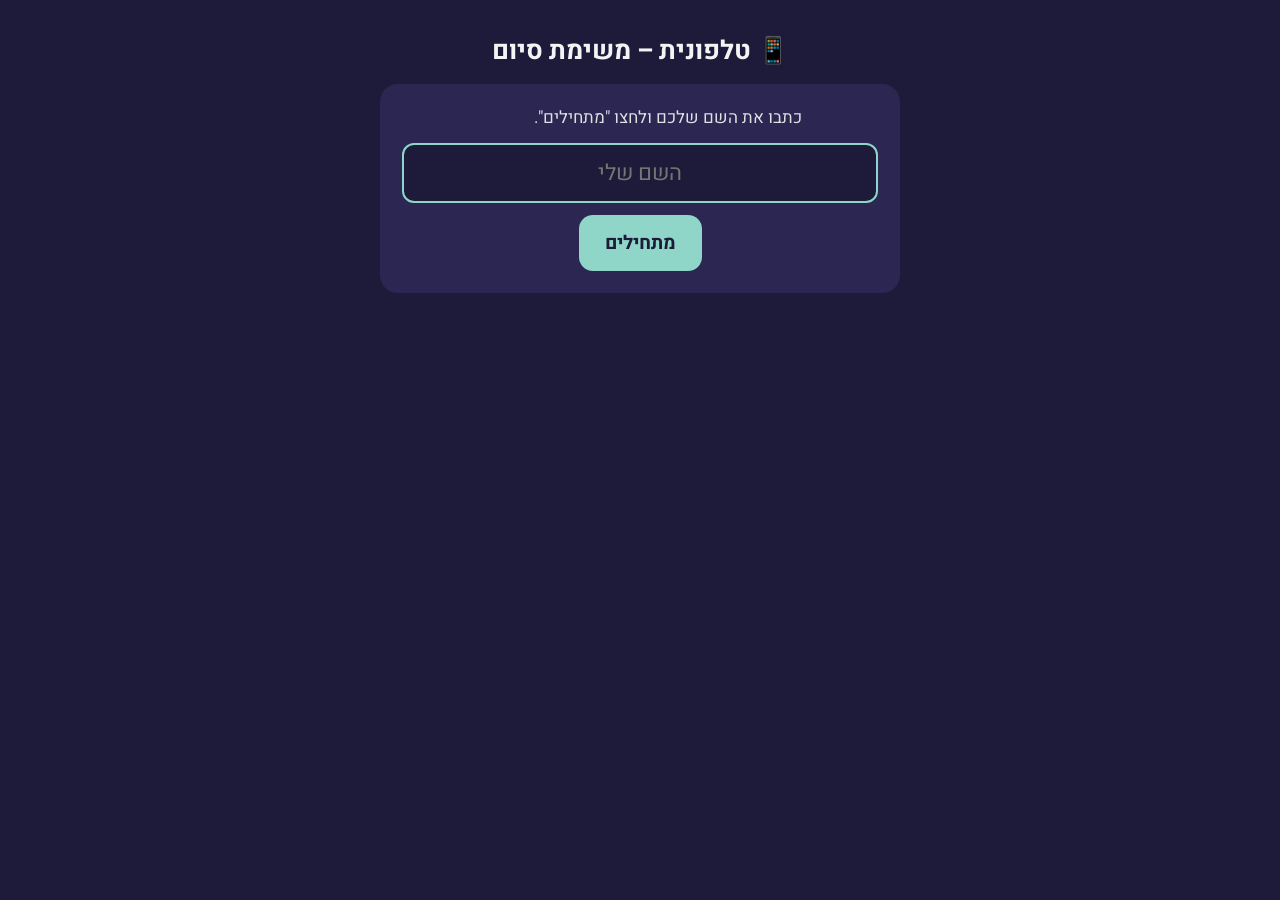
<file: final/quiz.html>
<!doctype html>
<html lang="he" dir="rtl"><head><meta charset="utf-8">
<meta name="viewport" content="width=device-width,initial-scale=1">
<title>טלפונית – משימת סיום</title>
<link href="https://fonts.googleapis.com/css2?family=Heebo:wght@400;700&display=swap" rel="stylesheet">
<link rel="stylesheet" href="common.css">
<style>
body{justify-content:flex-start;padding-top:28px}
.card{max-width:520px;padding:22px}
#quiz.card{max-width:980px}
.qwrap{display:grid;grid-template-columns:1fr 1fr;gap:24px;align-items:center;text-align:center}
@media(max-width:760px){.qwrap{grid-template-columns:1fr}}
.media{background:#F2F5F4;border-radius:22px;min-height:340px;display:flex;flex-direction:column;align-items:center;justify-content:center;padding:16px;color:#1E1B3A;gap:10px}
.media img.photo{max-width:100%;max-height:420px;border-radius:14px}
.media img.qr{width:260px;height:260px;image-rendering:pixelated}
.media .bigt{font-size:46px;font-weight:700;line-height:1.35}
.media .hint{font-size:16px;font-weight:700;color:#176659}
.morse{direction:rtl;display:grid;grid-template-columns:repeat(3,auto);gap:4px 22px;font-size:20px;font-weight:700}
.morse span b{display:inline-block;direction:ltr;margin-right:6px;letter-spacing:3px}
#mic{font-size:20px;padding:14px 26px;margin:6px 0}#mic.on{background:#ff6b6b;color:#fff;animation:pul 1s infinite}@keyframes pul{50%{transform:scale(1.05)}}
#heard{min-height:26px;margin:8px 0;color:#FFD166;font-size:18px;direction:auto}#vtype{font-size:13px;color:#8FD6C8}
#rst{position:fixed;top:10px;right:12px;z-index:50;background:none;border:0;color:#8FD6C8;opacity:.75;font:500 13px Heebo,Arial;cursor:pointer;display:flex;align-items:center;gap:5px;padding:4px 6px}
#rst:hover{opacity:1}#rst[hidden]{display:none}
.sub{font-size:17px;opacity:.85;margin:4px 0 8px}
.play{font-size:22px}
.media{position:relative;overflow:hidden}
#ytbox{position:absolute;inset:0;display:flex;align-items:center;justify-content:center}
.cover{position:absolute;inset:0;background:#F2F5F4;display:flex;flex-direction:column;align-items:center;justify-content:center;gap:10px;z-index:2}
textarea{width:100%;font:400 17px Heebo,Arial,sans-serif;padding:10px 12px;border-radius:12px;border:2px solid #8FD6C8;background:#1E1B3A;color:#F2F5F4;margin:4px 0 10px;resize:none;text-align:right}
.fl{display:block;text-align:right;font-weight:700;font-size:15px;margin-top:6px}
input{width:100%;font:400 22px Heebo,Arial,sans-serif;padding:12px 14px;border-radius:12px;border:2px solid #8FD6C8;background:#1E1B3A;color:#F2F5F4;text-align:center;margin:12px 0}
.k{color:#8FD6C8;font-size:15px;font-weight:700}
.q{font-size:24px;font-weight:700;margin:6px 0 2px}
.fb{font-size:22px;font-weight:700;min-height:32px;margin:6px 0}
.ok{color:#3DDC84}.bad{color:#FF8A8A}.wait{color:#FFD166}
.row{display:flex;gap:10px;justify-content:center;flex-wrap:wrap}
.bar{display:flex;gap:6px;justify-content:center;margin-bottom:34px}
.bar i{width:22px;height:8px;border-radius:4px;background:#45407a}
.bar i.ok{background:#3DDC84}.bar i.bad{background:#FF8A8A}.bar i.wait{background:#FFD166}.bar i.now{outline:2px solid #F2F5F4}
table{width:100%;border-collapse:collapse;font-size:18px;margin-top:10px}
td{padding:6px;border-bottom:1px solid #3a3566}
.big{font-size:48px;font-weight:700;color:#3DDC84}
.shake{animation:shake .45s}
@keyframes shake{0%,100%{transform:translateX(0)}20%{transform:translateX(-10px)}40%{transform:translateX(10px)}60%{transform:translateX(-6px)}80%{transform:translateX(6px)}}
#bigx{position:fixed;left:50%;top:45%;font-size:160px;line-height:1;pointer-events:none;z-index:99;opacity:0;transform:translate(-50%,-50%) scale(.3)}
#bigx.go{animation:xpop .9s ease-out}
@keyframes xpop{0%{opacity:0;transform:translate(-50%,-50%) scale(.3) rotate(-20deg)}25%{opacity:1;transform:translate(-50%,-50%) scale(1.15) rotate(5deg)}45%{transform:translate(-50%,-50%) scale(1) rotate(0)}75%{opacity:1}100%{opacity:0;transform:translate(-50%,-50%) scale(.9)}}

.intro{max-width:900px}
.intro h2{margin:0 0 14px;font-size:26px;text-align:center}
.intro p,.intro .must{text-align:center}
.ill{background:#221F45;border-radius:18px;padding:0;overflow:hidden;width:fit-content;margin:0 auto}
.ill svg{display:block;height:min(30vh,230px);width:auto}
.steps3{display:grid;grid-template-columns:repeat(3,1fr);gap:12px;margin:14px 0}
@media(max-width:700px){.steps3{grid-template-columns:1fr}}
.st3{background:#1E1B3A;border-radius:14px;padding:10px 12px;font-size:15px}
.st3 .n{font-size:28px}.st3 b{display:block;font-size:18px;margin:2px 0;color:#8FD6C8}
.phone{width:230px;margin:0 auto;background:#111;border-radius:34px;padding:14px 12px 22px;border:3px solid #555}
.phone .scr{background:linear-gradient(160deg,#3b3f8f,#8b5fbf);border-radius:22px;padding:18px 10px;display:grid;grid-template-columns:repeat(4,1fr);gap:12px 6px}
.app{display:flex;flex-direction:column;align-items:center;gap:3px;font-size:10px;color:#fff}
.app i{width:40px;height:40px;border-radius:11px;display:flex;align-items:center;justify-content:center;font-style:normal;font-size:22px}
.app.g i{background:#fff;box-shadow:0 0 0 4px #FFD166,0 0 18px 6px #FFD166;animation:pulse 1.4s infinite}
.app.g{font-weight:700;color:#FFD166}
@keyframes pulse{50%{box-shadow:0 0 0 6px #FFD166,0 0 26px 10px #FFD166}}
.two{display:grid;grid-template-columns:1fr 1fr;gap:26px;align-items:center}
@media(max-width:700px){.two{grid-template-columns:1fr}}
.qrs{display:flex;gap:18px;justify-content:center;flex-wrap:wrap}
.qrs div{background:#F2F5F4;color:#1E1B3A;border-radius:16px;padding:10px;font-weight:700}
.qrs img{width:150px;height:150px;display:block;image-rendering:pixelated}
.must{font-size:24px;font-weight:700;color:#FFD166;margin:6px 0}
.three{display:grid;grid-template-columns:1fr auto 1fr;gap:40px;align-items:center;margin-top:10px}
@media(max-width:700px){.three{grid-template-columns:1fr;gap:22px}}
</style>
</head><body>
<h1>📱 טלפונית – משימת סיום</h1>
<div id="bigx">❌</div>

<div class="card" id="start">
  <p>כתבו את השם שלכם ולחצו "מתחילים".</p>
  <input id="nm" placeholder="השם שלי" autocomplete="off">
  <button class="btn" id="go">מתחילים</button>
</div>


<div class="card intro" id="intro1" hidden>
  <h2>איך זה עובד?</h2>
  <div class="ill"><svg viewBox="0 0 520 290" xmlns="http://www.w3.org/2000/svg" font-family="Heebo,Arial">
 <defs><radialGradient id="gl" cx="70%" cy="40%" r="60%"><stop offset="0" stop-color="#8FD6C8" stop-opacity=".22"/><stop offset="1" stop-color="#8FD6C8" stop-opacity="0"/></radialGradient></defs>
 <rect width="520" height="290" fill="#221F45"/><rect width="520" height="290" fill="url(#gl)"/>
 <rect x="0" y="262" width="520" height="28" fill="#1A1838"/>
 <!-- chair -->
 <rect x="52" y="140" width="9" height="112" rx="4" fill="#4b4780"/><rect x="52" y="206" width="104" height="9" rx="4" fill="#4b4780"/><rect x="100" y="215" width="6" height="47" fill="#4b4780"/>
 <!-- desk -->
 <rect x="170" y="206" width="350" height="9" rx="2" fill="#4b4780"/><rect x="470" y="215" width="7" height="47" fill="#3b3768"/>
 <!-- laptop -->
 <path d="M300 205 L492 205 L500 206 L292 206Z" fill="#8a93a6"/>
 <rect x="312" y="88" width="168" height="117" rx="7" fill="#14122b" stroke="#5d5aa0" stroke-width="2"/>
 <rect x="322" y="98" width="148" height="97" rx="3" fill="#1E1B3A"/>
 <text x="396" y="116" text-anchor="middle" fill="#8FD6C8" font-size="11" font-weight="700">שאלה 3 מתוך 14</text>
 <rect x="332" y="126" width="58" height="58" rx="3" fill="#F2F5F4"/>
 <g fill="#14122b"><rect x="337" y="131" width="16" height="16"/><rect x="369" y="131" width="16" height="16"/><rect x="337" y="163" width="16" height="16"/><rect x="359" y="152" width="6" height="6"/><rect x="368" y="160" width="10" height="6"/><rect x="358" y="170" width="8" height="9"/><rect x="372" y="172" width="8" height="7"/></g>
 <rect x="402" y="132" width="58" height="18" rx="9" fill="none" stroke="#8FD6C8" stroke-width="1.2"/>
 <text x="431" y="145" text-anchor="middle" fill="#F2F5F4" font-size="8.5">התשובה שלי</text>
 <rect x="410" y="160" width="42" height="16" rx="8" fill="#8FD6C8"/>
 <text x="431" y="171.5" text-anchor="middle" fill="#1E1B3A" font-size="8.5" font-weight="700">בדיקה</text>
 <!-- legs -->
 <path d="M84 205 H196 a10 10 0 0 1 0 20 H128 V262 H106 V225 H84Z" fill="#3a4f8f"/>
 <rect x="104" y="258" width="34" height="8" rx="4" fill="#E8E4F5"/>
 <!-- torso -->
 <path d="M78 142 Q78 118 104 118 Q130 118 134 142 L140 210 L76 210Z" fill="#6C63D9"/>
 <path d="M78 130 Q70 112 88 106 L100 116Z" fill="#5a52c4"/>
 <!-- head -->
 <rect x="98" y="100" width="14" height="22" rx="5" fill="#d9a784"/>
 <ellipse cx="108" cy="84" rx="23" ry="26" fill="#E8B896"/>
 <path d="M85 82 Q82 54 110 54 Q134 55 132 78 Q120 66 104 70 Q92 72 85 90Z" fill="#2c2018"/>
 <path d="M130 88 q8 3 1 9 q-4 1 -1 4" fill="#E8B896" stroke="none"/>
 <circle cx="122" cy="84" r="2.2" fill="#14122b"/>
 <path d="M88 70 Q108 50 128 70" stroke="#14122b" stroke-width="4" fill="none" stroke-linecap="round"/><rect x="82" y="76" width="9" height="16" rx="4.5" fill="#14122b"/>
 <!-- arm + phone -->
 <path d="M96 140 Q112 178 150 178" stroke="#5a52c4" stroke-width="15" fill="none" stroke-linecap="round" stroke-linejoin="round"/>
 <path d="M150 178 Q196 168 218 128" stroke="#6C63D9" stroke-width="14" fill="none" stroke-linecap="round"/>
 <g transform="rotate(14 232 118)"><rect x="220" y="90" width="26" height="50" rx="5" fill="#0f0e22" stroke="#d9d6ee" stroke-width="1.6"/><rect x="223" y="94" width="20" height="38" rx="2" fill="#2f2a66"/><circle cx="233" cy="98" r="1.8" fill="#FFD166"/></g>
 <circle cx="224" cy="132" r="7" fill="#E8B896"/>
 <!-- scan beam -->
 <polygon points="244,94 332,126 332,184 244,126" fill="#FFD166" opacity=".16"/>
 <line x1="244" y1="94" x2="332" y2="126" stroke="#FFD166" stroke-width="1.4" stroke-dasharray="5 5"/>
 <line x1="244" y1="126" x2="332" y2="184" stroke="#FFD166" stroke-width="1.4" stroke-dasharray="5 5"/>
</svg></div>
  <div class="steps3">
    <div class="st3"><div class="n">💻</div><b>1. רואים במחשב</b>השאלה מופיעה כאן, על המסך.</div>
    <div class="st3"><div class="n">📱</div><b>2. פותרים בטלפון</b>מצלמים, סורקים, מדברים, מטים. את התשובה אפשר לגלות רק בעזרת הטלפון.</div>
    <div class="st3"><div class="n">⌨️</div><b>3. כותבים במחשב</b>מקלידים את התשובה כאן ולוחצים "בדיקה".</div>
  </div>
  <button class="btn" id="i1">הבנתי ←</button>
</div>

<button id="rst" hidden title="התחל מחדש"><svg width="14" height="14" viewBox="0 0 24 24" fill="none" stroke="currentColor" stroke-width="2.4" stroke-linecap="round" stroke-linejoin="round"><path d="M21 12a9 9 0 1 1-3-6.7"/><path d="M21 3v6h-6"/></svg> התחל מחדש</button>

<div class="card intro" id="intro2" hidden>
  <h2>לפני שמתחילים: בדקו את הטלפון</h2>
  <div class="must">חובה: האפליקציה של Google</div>
  <p style="margin:4px auto 2px;text-align:center;max-width:none">בלעדיה לא תצליחו לפתור את כל השאלות.</p>
  <p style="margin:2px auto 2px;text-align:center;max-width:none">בחלק מהשאלות תצטרכו גם אפליקציות אחרות בטלפון. תגלו לבד אילו.</p>
  <p style="margin:2px auto 10px;font-weight:700;text-align:center;max-width:none">אין לכם אותה? סרקו את הקוד שמתאים לטלפון שלכם:</p>
  <div class="three">
    <div class="qrs"><div><img src="qr-gapp-android.png" alt="">🤖 אנדרואיד</div></div>
    <div class="phone"><div class="scr">
        <div class="app"><i style="background:#ff6b6b">📷</i>מצלמה</div>
        <div class="app"><i style="background:#3DDC84">💬</i>הודעות</div>
        <div class="app"><i style="background:#4aa3ff">🗺️</i>מפות</div>
        <div class="app"><i style="background:#999">⚙️</i>הגדרות</div>
        <div class="app"><i style="background:#ffb347">🎵</i>מוזיקה</div>
        <div class="app g"><i style="overflow:hidden"><img src="gapp.png" alt="" style="width:100%;height:100%;object-fit:cover"></i>Google</div>
        <div class="app"><i style="background:#f06292">🖼️</i>גלריה</div>
        <div class="app"><i style="background:#7e57c2">🕒</i>שעון</div>
        <div class="app"><i style="background:#26a69a">🧮</i>מחשבון</div>
        <div class="app"><i style="background:#ef5350">▶️</i>סרטונים</div>
        <div class="app"><i style="background:#5c6bc0">📞</i>טלפון</div>
        <div class="app"><i style="background:#8d6e63">📝</i>פתקים</div>
      </div></div>
    <div class="qrs"><div><img src="qr-gapp-ios.png" alt="">🍎 אייפון</div></div>
  </div>
  <div class="row" style="margin-top:18px"><button class="btn ghost" id="i2b">→ חזרה</button><button class="btn" id="i2">יש לי, מתחילים! 🚀</button></div>
</div>

<div class="card" id="quiz" hidden>
  <div class="bar" id="bar"></div>
  <div class="qwrap">
  <div>
  <div class="k" id="qk"></div>
  <div class="q" id="qt"></div>
  <div class="sub" id="qs"></div>
  <input id="ans" placeholder="התשובה שלי" autocomplete="off">
  <input id="ans2" autocomplete="off" hidden>
  <div id="voice" hidden><button class="btn" id="mic">🎤 לחצו ודברו</button><div id="heard"></div><a href="#" id="vtype" hidden>המיקרופון לא עובד? הקלדה</a></div>
  <div class="fb" id="fb"></div>
  <div class="row">
    <button class="btn" id="chk">בדיקה</button>
    <button class="btn" id="nx" hidden>לשאלה הבאה ←</button>
    <button class="btn ghost" id="sk">דילוג</button>
  </div>
  </div>
  <div class="media" id="media"></div>
  </div>
  
</div>

<div class="card" id="fbk" hidden>
  <div class="q">עוד רגע וסיימתם 🙂 קצת משוב על הקורס</div>
  <p class="small" style="margin:6px 0 10px">הכל אופציונלי. אפשר לכתוב כמה מילים.</p>
  <label class="fl">מה היה טוב?</label><textarea id="f1" rows="2"></textarea>
  <label class="fl">מה צריך לשפר?</label><textarea id="f2" rows="2"></textarea>
  <label class="fl">מה למדת?</label><textarea id="f3" rows="2"></textarea>
  <button class="btn" id="fsend" style="margin-top:12px">סיום</button>
</div>

<div class="card" id="end" hidden>
  <div id="who" class="q"></div>
  <div class="big" id="score"></div>
  <div id="tm" class="small"></div>
  <table id="tbl"></table>
  <p class="small" style="margin-top:12px">הראו את המסך הזה למורה 🙂</p>
  <button class="btn ghost" id="back" style="margin-top:10px">חזרה לשאלות שדילגתי עליהן</button>
</div>

<script>
// ---- if you use a specific song in question 3, put words from its name / singer here, e.g. ["עוד יום","עידן רייכל"] ----
const SONG=[];
// ---- Young Folks on YouTube: video id + start second ----
const YT_ID=new URLSearchParams(location.search).get('yt')||'iArXv64tCJA',YT_START=30,YT_LEN=25;
const B='https://asafbarzilay-web.github.io/bok/final/';
const MORSE=[['א','•▬'],['ה','▬▬▬'],['נ','▬•'],['ב','▬•••'],['ו','•'],['צ','•▬▬'],['ח','••••'],['ל','•▬••'],['ר','•▬•'],['ש','•••'],['מ','▬▬'],['ת','▬']];
const SUB=['כתבו את השם שלו (באנגלית או בעברית).','כתבו את התרגום המלא.','לחצו ▶ ותנו לטלפון להקשיב.','לחצו על המיקרופון ודברו. המחשב מקשיב.','סרקו את הקוד.','המקלדת התקלקלה ואי אפשר ללחוץ על אותיות בודדות. סרקו את הקוד ונסו בכל זאת לכתוב את המילים.','סרקו את הקוד. 5 שלבים, הירוק זז בכל פעם.','','תרגיל מורס. סרקו, הרגישו, ופענחו. קצר = • ארוך = ▬ (רטט; באייפון: צליל)','סרקו את הקוד: צפון ← דרום ← מזרח ← מערב ← צפון.','סרקו את הקוד.','סרקו את הקוד. מה מילת הקוד?','סרקו את הקוד.','סרקו את הקוד.'];
const qr=f=>'<img class="qr" src="'+f+'" alt="QR">';
const MEDIA=[
 '<img class="photo" src="flower.jpg" alt="">',
 '<div class="bigt" lang="ja">私の猫は<br>月曜日が<br>嫌いです</div>',
 '<div id="ytbox"></div><div class="cover"><div style="font-size:70px">🎵</div><button class="btn play" id="pl">▶ השמיעו את השיר</button><div class="hint">קרבו את הטלפון לרמקול של המחשב</div></div>',
 '<div style="font-size:72px">🎤 🗣️</div>',
 qr('qr-maze.png'),qr('qr-swipe.png'),qr('qr-sound.png'),
 '<img class="photo" src="building.jpg" alt="">',
 qr('qr-buzz.png')+'<div class="morse">'+MORSE.map(([l,c])=>'<span>'+l+' <b>'+c.split('').join(' ')+'</b></span>').join('')+'</div>',
 qr('qr-compass.png'),qr('qr-shake.png'),qr('qr-smile3.png'),qr('qr-dark3.png'),qr('qr-gps.png')];
const SR=window.SpeechRecognition||window.webkitSpeechRecognition,VOICE={3:'fi-FI'};let rec=null;
let ytp=null,ytReady=false,ytTimer=null,ytErr=null;
window.onYouTubeIframeAPIReady=()=>makePlayer();
(function(){const t=document.createElement('script');t.src='https://www.youtube.com/iframe_api';document.head.appendChild(t)})();
function stopSong(){try{ytp&&ytReady&&ytp.pauseVideo()}catch(e){}clearTimeout(ytTimer);const b=document.getElementById('pl');if(b)b.textContent='▶ השמיעו את השיר'}
function makePlayer(){const box=document.getElementById('ytbox');if(!box||!(window.YT&&YT.Player))return;box.innerHTML='<div id="ytp"></div>';ytReady=false;ytErr=null;ytp=new YT.Player('ytp',{height:'240',width:'240',videoId:YT_ID,playerVars:{start:YT_START,controls:0,playsinline:1},events:{onReady:()=>ytReady=true,onError:e=>{ytErr=e.data;const b=document.getElementById('pl');if(b)b.textContent='⚠️ השיר לא נטען ('+e.data+')'}}})}
function wireMedia(i){stopSong();try{ytp&&ytp.destroy&&!document.getElementById('ytbox')&&ytp.destroy()}catch(e){}if(document.getElementById('ytbox'))makePlayer();const b=document.getElementById('pl');if(!b)return;
  b.onclick=()=>{if(ytErr!==null){b.textContent='⚠️ השיר לא נטען ('+ytErr+')';return}if(!ytReady){b.textContent='⏳ טוען… לחצו שוב';return}
    const st=ytp.getPlayerState();if(st===1){stopSong();return}
    ytp.seekTo(YT_START,true);ytp.playVideo();b.textContent='⏸ עצירה';clearTimeout(ytTimer);ytTimer=setTimeout(stopSong,YT_LEN*1000)}}
// Apps Script web-app URL (Google Sheet of results)
const ENDPOINT='https://script.google.com/macros/s/AKfycbyWv0CAcSiM_lUJn1j6ngdL1KhhNnQ4NpIEhsCtjRUcebJsCorne7bY6BEYSLHu7MC7tw/exec';
function log(ev,o){if(!ENDPOINT||!S||S.test)return;const d=Object.assign({sid:'Q'+S.sid,name:S.name,ev:ev,sec:Math.round((Date.now()-S.t0)/1000)},o||{});
  try{fetch(ENDPOINT,{method:'POST',mode:'no-cors',headers:{'Content-Type':'text/plain'},body:JSON.stringify(d)}).catch(()=>{})}catch(e){}}
const FIELDS={2:['שם השיר','שנה']};
const Q=["איך קוראים לפרח הזה?","איך אומרים את זה בעברית?","איך קוראים לשיר? ובאיזו שנה הוא יצא?","איפה השירותים? תגידו את זה בפינית.","מבוך – מה מילת הקוד?","המקלדת התקלקלה – מה מילת הקוד?","קול יציב – מה מילת הקוד?","באיזו עיר נמצא הבניין הזה?","תרגיל מורס – מה המילה?","מצפן – מה מילת הקוד?","תסדרו את מה שהתבלגן – מה קיבלתם?","האם תצליחו לפתוח את נעילת המסך? 😊","יש כאן הודעה – מה מילת הקוד?","חם קר – מה מילת הקוד?"];
const SHOW_GPS=true;   // set to false to hide the LAST question (hot/cold) everywhere
if(!SHOW_GPS){Q.pop();SUB.pop();MEDIA.pop()}
const K=JSON.parse(new TextDecoder().decode(Uint8Array.from(atob("[base64]"),c=>c.charCodeAt(0))));
const norm=s=>s.toLowerCase().replace(/[֑-ׇ]/g,'').replace(/[ךםןףץ]/g,c=>({'ך':'כ','ם':'מ','ן':'נ','ף':'פ','ץ':'צ'}[c])).replace(/[^א-תa-z0-9.,]/g,'');
function rule(k,a){const n=norm(a);if(k.alt)return k.alt.some(g=>g.every(w=>n.includes(norm(w))));if(k.all)return k.all.every(w=>n.includes(norm(w)));return k.any.some(w=>n.includes(norm(w)))}
function partsOf(i,a){const k=K[i+1];const v=a.split(' | ');return k.parts.map((p,j)=>!!(v[j]&&norm(v[j]))&&rule(p,v[j]))}
function confetti(){const c=document.createElement('canvas');c.style.cssText='position:fixed;inset:0;width:100%;height:100%;pointer-events:none;z-index:99';document.body.appendChild(c);
  const W=c.width=innerWidth,H=c.height=innerHeight,g=c.getContext('2d'),C=['#8FD6C8','#FFD166','#FF9F80','#B8A6FF','#3DDC84','#F2F5F4'];
  const P=[...Array(140)].map(()=>({x:W/2+(Math.random()-.5)*W*.3,y:H*.55,vx:(Math.random()-.5)*14,vy:-Math.random()*16-6,s:Math.random()*8+5,r:Math.random()*6,vr:(Math.random()-.5)*.4,c:C[Math.random()*C.length|0]}));
  const t0=performance.now();(function f(t){g.clearRect(0,0,W,H);const a=1-Math.max(0,(t-t0-1400)/600);
    for(const p of P){p.vy+=.45;p.vx*=.99;p.x+=p.vx;p.y+=p.vy;p.r+=p.vr;g.save();g.globalAlpha=Math.max(0,a);g.translate(p.x,p.y);g.rotate(p.r);g.fillStyle=p.c;g.fillRect(-p.s/2,-p.s/4,p.s,p.s/2);g.restore()}
    if(t-t0<2000)requestAnimationFrame(f);else c.remove()})(t0)}
function nope(){const x=$('bigx'),q=$('quiz');x.classList.remove('go');q.classList.remove('shake');void x.offsetWidth;x.classList.add('go');q.classList.add('shake');try{navigator.vibrate&&navigator.vibrate(150)}catch(e){}}
function check(i,a){const k=K[i+1],n=norm(a);if(!n)return null;
  if(k.parts){const v=a.split(' | ');if(v.some(x=>!norm(x||'')))return null;return partsOf(i,a).every(Boolean)}
  if(k.song)return SONG.length?SONG.some(w=>n.includes(norm(w))):'wait';
  if(k.num){const nums=(a.replace(/,/g,'').match(/\d+(\.\d+)?/g)||[]).map(Number);return nums.some(v=>k.num.some(([lo,hi])=>v>=lo&&v<=hi))}
  if(k.alt)return k.alt.some(g=>g.every(w=>n.includes(norm(w))));
  if(k.all)return k.all.every(w=>n.includes(norm(w)));
  return k.any.some(w=>n.includes(norm(w)))}
let S;try{S=JSON.parse(localStorage.getItem('tel_quiz')||'null')}catch(e){}
const save=()=>{if(S&&S.test)return;try{localStorage.setItem('tel_quiz',JSON.stringify(S))}catch(e){}};
const $=id=>document.getElementById(id);
function show(w){$('rst').hidden=(w=='start');['start','intro1','intro2','quiz','fbk','end'].forEach(x=>$(x).hidden=x!==w)}
function bar(){$('bar').innerHTML=Q.map((_,i)=>'<i class="'+(S.res[i]===true?'ok':S.res[i]==='wait'?'wait':S.tries[i]?'bad':'')+(i===S.cur?' now':'')+'"></i>').join('')}
function ask(){const i=S.cur;$('media').innerHTML=MEDIA[i];$('qs').textContent=SUB[i];wireMedia(i);$('qk').textContent='שאלה '+(i+1)+' מתוך '+Q.length;$('qt').textContent=Q[i];
  const V=VOICE[i];if(rec){try{rec.abort()}catch(e){}rec=null}$('voice').hidden=!V||!SR;$('vtype').hidden=true;$('mic').disabled=false;$('mic').className='btn';$('mic').textContent='🎤 לחצו ודברו';$('heard').textContent=V?(S.ans[i]?'🎧 '+S.ans[i]:''):'';$('ans').hidden=!!V&&!!SR;
  const F=FIELDS[i],pv=(S.ans[i]||'').split(' | ');$('ans2').hidden=!F;$('ans').placeholder=F?F[0]:'התשובה שלי';if(F)$('ans2').placeholder=F[1];
  $('ans').value=F?(pv[0]||''):(S.ans[i]||'');$('ans2').value=F?(pv[1]||''):'';$('fb').textContent='';$('fb').className='fb';$('chk').hidden=false;$('nx').hidden=true;$('sk').hidden=false;
  if(S.res[i]===true||S.res[i]==='wait')done(S.res[i]);if(V&&SR)$('chk').hidden=true;bar();if(!(V&&SR))setTimeout(()=>$('ans').focus(),50)}
function done(r){$('fb').textContent=r===true?'✅ נכון!':'📝 נרשם – המורה יבדוק';$('fb').className='fb '+(r===true?'ok':'wait');
  $('chk').hidden=true;$('sk').hidden=true;$('nx').hidden=false;$('mic').disabled=true;$('nx').focus()}
function nextQ(){const order=[...Array(Q.length).keys()].map(k=>(S.cur+1+k)%Q.length);
  const n=order.find(i=>S.res[i]!==true&&S.res[i]!=='wait'&&!S.skipped[i]);
  if(n===undefined||(n<=S.cur&&!S.review)){finish();return}S.cur=n;save();ask()}
$('go').onclick=()=>{const nm=$('nm').value.trim();if(!nm){$('nm').focus();return}
  S={sid:Math.random().toString(36).slice(2,8),name:nm,t0:Date.now(),cur:0,ans:[],res:[],tries:[],skipped:[],intro:1};save();show('intro1');scrollTo(0,0)};
$('i1').onclick=()=>{show('intro2');scrollTo(0,0)};$('i2b').onclick=()=>{show('intro1');scrollTo(0,0)};
$('i2').onclick=()=>{S.intro=0;S.t0=Date.now();save();log('start');show('quiz');ask();scrollTo(0,0)};
$('nm').onkeydown=e=>{if(e.key==='Enter')$('go').click()};
$('chk').onclick=()=>{const i=S.cur,a=FIELDS[i]?$('ans').value.trim()+' | '+$('ans2').value.trim():$('ans').value;const r=check(i,a);if(r===null){(FIELDS[i]&&$('ans').value.trim()?$('ans2'):$('ans')).focus();return}
  S.ans[i]=a;S.tries[i]=(S.tries[i]||0)+1;log('try',{q:i+1,a:a,r:r===true?'✅':r==='wait'?'📝':'❌',n:S.tries[i]});
  if(r===true||r==='wait'){S.res[i]=r;S.skipped[i]=false;save();bar();done(r);if(r===true)confetti()}
  else{S.res[i]=false;save();bar();let msg='❌ לא נכון. נסו שוב!';if(FIELDS[i]){const p=partsOf(i,a);msg=p.map((ok,j)=>(ok?'✅ ':'❌ ')+FIELDS[i][j]).join(' · ')}$('fb').textContent=msg;nope();$('fb').className='fb bad';$('ans').select()}};
$('ans2').onkeydown=e=>{if(e.key==='Enter')$('nx').hidden?$('chk').click():$('nx').click()};
$('ans').onkeydown=e=>{if(e.key==='Enter'&&FIELDS[S.cur]&&!$('ans2').value.trim()){$('ans2').focus();return}if(e.key==='Enter'){$('nx').hidden?$('chk').click():$('nx').click()}};
$('nx').onclick=nextQ;
$('vtype').onclick=e=>{e.preventDefault();$('voice').hidden=true;$('ans').hidden=false;$('chk').hidden=false;$('ans').focus()};
$('mic').onclick=()=>{const i=S.cur;if(rec){try{rec.stop()}catch(e){}return}
  const rs=()=>{$('mic').className='btn';$('mic').textContent='🎤 נסו שוב'};
  rec=new SR();rec.lang=VOICE[i];rec.interimResults=true;rec.maxAlternatives=5;let best='',err='';
  $('mic').className='btn on';$('mic').textContent='🔴 מקשיב… (לחצו לעצירה)';$('heard').textContent='';$('fb').textContent='';$('fb').className='fb';
  rec.onresult=e=>{const r=e.results[e.results.length-1];$('heard').textContent='🎧 '+r[0].transcript;if(r.isFinal){const al=[...r].map(x=>x.transcript);best=al.find(t=>check(i,t)===true)||al[0]}};
  rec.onerror=e=>{err=e.error};
  rec.onend=()=>{rec=null;rs();
    if(err==='not-allowed'||err==='service-not-allowed'){$('fb').textContent='אין הרשאה למיקרופון. אשרו אותה בדפדפן או עברו להקלדה.';$('fb').className='fb bad';$('vtype').hidden=false;return}
    if(best){$('ans').value=best;$('heard').textContent='🎧 '+best;$('chk').click();if(S.tries[i]>=3&&S.res[i]!==true)$('vtype').hidden=false}
    else{$('fb').textContent='לא שמעתי אתכם. נסו שוב, קרוב יותר למחשב.';$('fb').className='fb bad'}};
  try{rec.start()}catch(e){rec=null;rs()}};
$('sk').onclick=()=>{S.skipped[S.cur]=true;save();log('skip',{q:S.cur+1});nextQ()};
function finish(){stopSong();if(!S.t1){S.t1=Date.now();log('finish',{r:S.res.filter(r=>r===true).length+'/'+Q.length})}S.review=false;save();show(S.fb||S.test?'end':'fbk');
  const ok=S.res.filter(r=>r===true).length,w=S.res.filter(r=>r==='wait').length;
  $('who').textContent=S.name;$('score').textContent=ok+' / '+Q.length;
  const m=Math.round((S.t1-S.t0)/60000);$('tm').textContent='זמן: '+m+' דקות'+(w?' · שאלה אחת מחכה לבדיקת המורה':'');
  $('tbl').innerHTML=Q.map((q,i)=>'<tr><td>'+(i+1)+'</td><td>'+(S.res[i]===true?'✅':S.res[i]==='wait'?'📝':'⬜')+'</td><td>'+(S.ans[i]?S.ans[i].replace(/</g,'&lt;'):'—')+'</td></tr>').join('');
  $('back').hidden=!Q.some((_,i)=>S.res[i]!==true&&S.res[i]!=='wait')}
$('fsend').onclick=()=>{[['f1','מה היה טוב?'],['f2','מה צריך לשפר?'],['f3','מה למדת?']].forEach(([id,q])=>{const v=$(id).value.trim();if(v)log('feedback',{q:q,a:v})});S.fb=1;save();show('end');scrollTo(0,0)};
$('back').onclick=()=>{S.skipped=[];S.review=true;S.t1=null;const n=Q.findIndex((_,i)=>S.res[i]!==true&&S.res[i]!=='wait');S.cur=n;save();show('quiz');ask()};
function reset(e){e.preventDefault();if(confirm('להתחיל מההתחלה עם שם אחר?')){try{localStorage.removeItem('tel_quiz')}catch(x){}location.reload()}}
$('rst').onclick=reset;
const QP=+new URLSearchParams(location.search).get('q');
if(QP>=1&&QP<=Q.length){S={sid:'test',name:'בדיקה',t0:Date.now(),cur:QP-1,ans:[],res:[],tries:[],skipped:[],intro:0,test:1};show('quiz');ask()}else{
if(S&&S.name&&!S.sid){S.sid=Math.random().toString(36).slice(2,8);save()}
if(S&&S.name){if(S.t1)finish();else if(S.intro)show('intro1');else{show('quiz');ask()}}}
</script>
</body></html>
</file>
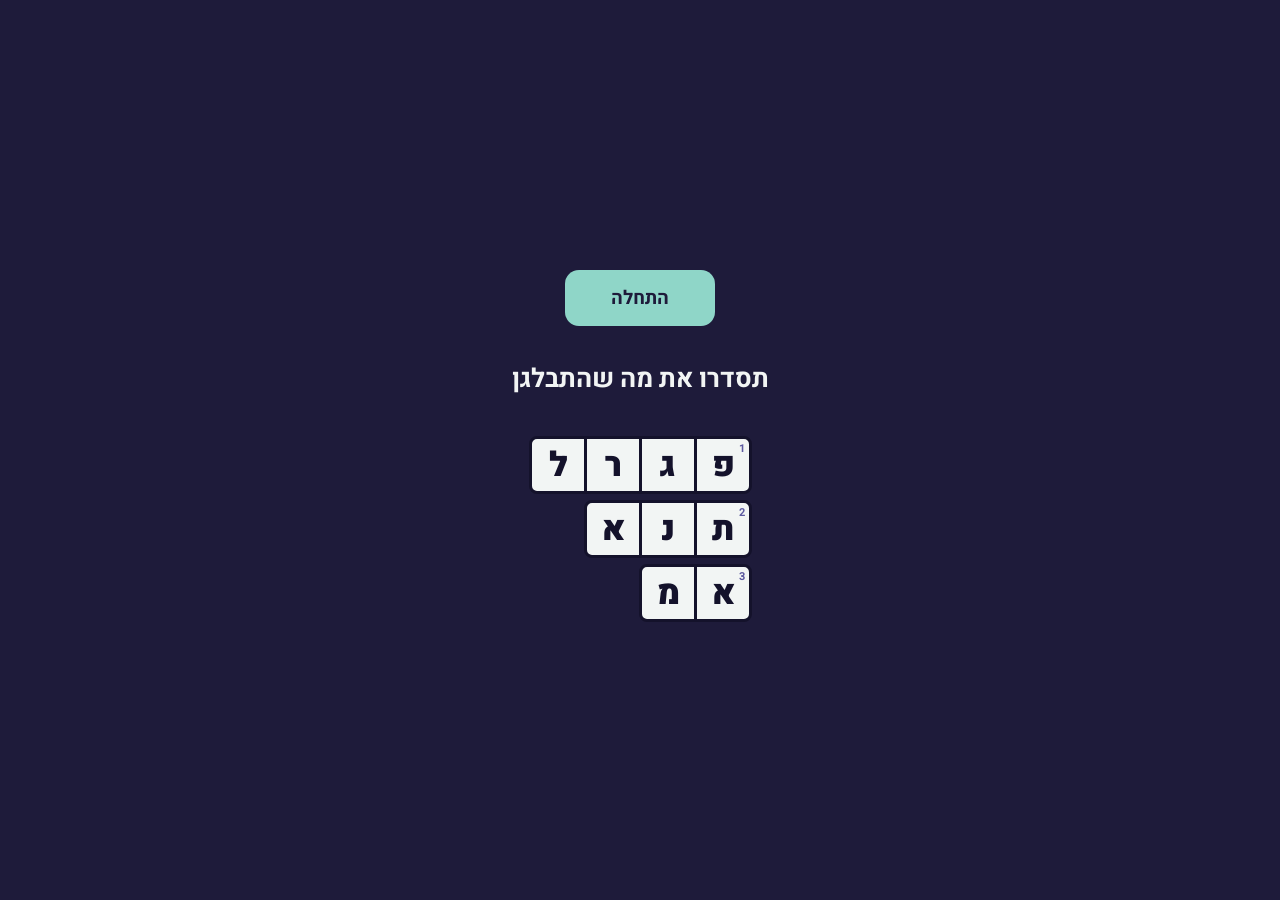
<file: final/shake.html>
<!doctype html>
<html lang="he" dir="rtl"><head><meta charset="utf-8">
<meta name="viewport" content="width=device-width,initial-scale=1,user-scalable=no">
<title>תסדרו את מה שהתבלגן</title>
<link href="https://fonts.googleapis.com/css2?family=Heebo:wght@400;700;900&display=swap" rel="stylesheet">
<link rel="stylesheet" href="common.css">
<style>
body{justify-content:center;min-height:100vh;gap:30px}
#start{min-width:150px}
#start[hidden]{display:none}
#grid{position:relative;display:flex;flex-direction:column;gap:6px;align-items:flex-start;direction:rtl;padding:8px}
.row{display:flex;direction:rtl;position:relative}
.cell{width:58px;height:58px;background:#F2F5F4;border:3px solid #14122b;margin-left:-3px;position:relative;box-sizing:border-box}
.cell:first-child{border-top-right-radius:8px;border-bottom-right-radius:8px}
.cell:last-child{border-top-left-radius:8px;border-bottom-left-radius:8px;margin-left:0}
.num{position:absolute;top:1px;right:4px;font-size:11px;font-weight:700;color:#5d5aa0}
.tile{position:absolute;left:0;top:0;width:58px;height:58px;display:flex;align-items:center;justify-content:center;font-size:34px;font-weight:900;color:#14122b;background:transparent;border:0;border-radius:8px;box-sizing:border-box;transition:transform .12s ease-out,background .3s,box-shadow .3s;will-change:transform;z-index:2}
.tile.ok{background:#3DDC84;box-shadow:0 0 0 5px #F2F5F4 inset,0 0 0 2px #14122b;border-radius:6px}
.tile.shaking{animation:wob .12s infinite}
.tile.pop{animation:pop .45s}
@keyframes wob{0%{rotate:-9deg}50%{rotate:9deg}100%{rotate:-9deg}}
@keyframes pop{50%{scale:1.25}}
#hint{position:fixed;bottom:14px;left:0;right:0;font-size:13px;opacity:.45;text-align:center}
</style></head><body>
<button class="btn" id="start">התחלה</button>
<h1>תסדרו את מה שהתבלגן</h1>
<div id="grid"></div>
<div id="hint" hidden></div>
<script>
const WORDS=['אלפא','רמת','גן'];
const BASE={'ך':'כ','ם':'מ','ן':'נ','ף':'פ','ץ':'צ'},FIN={'כ':'ך','מ':'ם','נ':'ן','פ':'ף','צ':'ץ'};
const target=WORDS.join('').split('').map(c=>BASE[c]||c);   // 9 letters
const N=target.length,isEnd=[];{let i=0;WORDS.forEach(w=>{for(let k=0;k<w.length;k++)isEnd[i++]=(k===w.length-1)})}
const P_LOCK=0.5;                       // chance that a shake puts one letter in its place
const grid=document.getElementById('grid'),cells=[];
WORDS.forEach((w,wi)=>{const r=document.createElement('div');r.className='row';for(let k=0;k<w.length;k++){const c=document.createElement('div');c.className='cell';if(k===0){const n=document.createElement('span');n.className='num';n.textContent=wi+1;c.appendChild(n)}r.appendChild(c);cells.push(c)}grid.appendChild(r)});
const rnd=n=>Math.random()*n|0,shuffle=a=>{a=a.slice();for(let i=a.length-1;i>0;i--){const j=rnd(i+1);[a[i],a[j]]=[a[j],a[i]]}return a};
// tiles: one per letter instance, tile.slot = current cell index
let slotLetter,tiles=[],locked=Array(N).fill(false),solved=false,busy=false,lastShake=0,sensor=false,needTap=false,started=false,miss=0;   // miss = consecutive shakes that fixed nothing
function deranged(){let p;do{p=shuffle(target)}while(p.some((c,i)=>c===target[i]));return p}
slotLetter=deranged();
function pos(s){const c=cells[s];return [c.offsetLeft+c.parentElement.offsetLeft,c.offsetTop+c.parentElement.offsetTop]}
function place(t,s,tr){const [x,y]=pos(s);t.el.style.transform=`translate(${x}px,${y}px)`;t.slot=s;t.el.textContent=solved&&isEnd[s]&&FIN[t.ch]?FIN[t.ch]:t.ch}
function build(){tiles.forEach(t=>t.el.remove());tiles=slotLetter.map((ch,s)=>{const el=document.createElement('div');el.className='tile';grid.appendChild(el);const t={el,ch,slot:s};place(t,s);return t})}
build();addEventListener('resize',()=>tiles.forEach(t=>place(t,t.slot)));
const wait=ms=>new Promise(r=>setTimeout(r,ms));
function plan(){      // returns new slotLetter: at most ONE new correct letter (or none)
  const free=[];for(let s=0;s<N;s++)if(!locked[s])free.push(s);
  if(free.length<=1)return slotLetter.slice();
  const letters=free.map(s=>slotLetter[s]);
  const lockOne=free.length<=2||miss>=3||Math.random()<P_LOCK;   // the last two letters always settle together   // after 3 misses in a row the 4th shake always fixes a letter
  let pick=-1,pool=letters.slice(),fs=free.slice();
  if(lockOne){pick=free[rnd(free.length)];const i=pool.indexOf(target[pick]);pool.splice(i,1);fs=free.filter(s=>s!==pick)}
  // shuffle the rest so that NO other free slot becomes correct
  let sh,tries=0;do{sh=shuffle(pool);tries++}while(tries<200&&sh.some((c,k)=>c===target[fs[k]]));
  const next=slotLetter.slice();if(pick>=0)next[pick]=target[pick];
  fs.forEach((s,k)=>next[s]=sh[k]);   // (if no derangement exists, extra letters may settle too)
  return next}
async function doShuffle(){
  if(solved||busy||!started)return;busy=true;
  const free=[];for(let s=0;s<N;s++)if(!locked[s])free.push(s);
  const mov=tiles.filter(t=>!locked[t.slot]);
  mov.forEach(t=>t.el.classList.add('shaking'));
  for(let k=0;k<5;k++){const ps=shuffle(free);mov.forEach((t,i)=>place(t,ps[i]));await wait(140)}   // letters visibly swap places
  const next=plan(),used=new Set();
  mov.forEach(t=>{});                                          // map tiles to the planned letters
  const pending=mov.slice();
  free.forEach(s=>{const i=pending.findIndex(t=>t.ch===next[s]);const t=pending.splice(i,1)[0];place(t,s)});
  slotLetter=next;await wait(150);
  mov.forEach(t=>t.el.classList.remove('shaking'));
  let gained=0;
  tiles.forEach(t=>{if(!locked[t.slot]&&t.ch===target[t.slot]){gained++;locked[t.slot]=true;t.el.classList.add('ok','pop');setTimeout(()=>t.el.classList.remove('pop'),500)}});
  miss=gained?0:miss+1;
  const left=[];for(let s=0;s<N;s++)if(!locked[s])left.push(s);
  if(left.length===1){const s=left[0];locked[s]=true;tiles.find(t=>t.slot===s).el.classList.add('ok','pop')}
  if(locked.every(Boolean)){solved=true;tiles.forEach(t=>place(t,t.slot));await wait(300);confetti();try{navigator.vibrate&&navigator.vibrate([80,60,160])}catch(e){}}
  busy=false}
function onMotion(e){
  const a=e.accelerationIncludingGravity;if(!a)return;sensor=true;
  const now=Date.now(),m=Math.abs(a.x||0)+Math.abs(a.y||0)+Math.abs(a.z||0);
  if(onMotion.p!==undefined&&Math.abs(m-onMotion.p)>22&&now-lastShake>1200&&!busy){lastShake=now;doShuffle()}
  onMotion.p=m}
const hint=document.getElementById('hint');let pageT=Date.now();
const startSensors=()=>addEventListener('devicemotion',onMotion);
const startBtn=document.getElementById('start');
const isIOS=/iPhone|iPad|iPod/.test(navigator.userAgent)||(navigator.platform==='MacIntel'&&navigator.maxTouchPoints>1);
startSensors();
startBtn.onclick=async()=>{
  if(isIOS&&window.DeviceMotionEvent&&typeof DeviceMotionEvent.requestPermission==='function'){
    try{const r=await DeviceMotionEvent.requestPermission();if(r!=='granted'){hint.hidden=false;hint.textContent='החיישנים חסומים בדפדפן'}}catch(e){hint.hidden=false;hint.textContent='החיישנים לא זמינים'}}
  started=true;pageT=Date.now();startBtn.style.visibility='hidden';startBtn.style.pointerEvents='none'};
document.body.addEventListener('click',e=>{if(!started||e.target===startBtn)return;if(!sensor&&Date.now()-pageT>2500)doShuffle()});   // device without a motion sensor: tap shuffles
document.addEventListener('keydown',e=>{if(e.code==='Space')doShuffle()});
function confetti(){const c=document.createElement('canvas');c.style.cssText='position:fixed;inset:0;width:100%;height:100%;pointer-events:none;z-index:99';document.body.appendChild(c);
  const W=c.width=innerWidth,H=c.height=innerHeight,g=c.getContext('2d'),C=['#8FD6C8','#FFD166','#FF9F80','#B8A6FF','#3DDC84','#F2F5F4'];
  const P=[...Array(140)].map(()=>({x:W/2+(Math.random()-.5)*W*.3,y:H*.55,vx:(Math.random()-.5)*14,vy:-Math.random()*16-6,s:Math.random()*8+5,r:Math.random()*6,vr:(Math.random()-.5)*.4,c:C[Math.random()*C.length|0]}));
  const t0=performance.now();(function f(t){g.clearRect(0,0,W,H);const a=1-Math.max(0,(t-t0-1400)/600);
    for(const p of P){p.vy+=.45;p.vx*=.99;p.x+=p.vx;p.y+=p.vy;p.r+=p.vr;g.save();g.globalAlpha=Math.max(0,a);g.translate(p.x,p.y);g.rotate(p.r);g.fillStyle=p.c;g.fillRect(-p.s/2,-p.s/4,p.s,p.s/2);g.restore()}
    if(t-t0<2000)requestAnimationFrame(f);else c.remove()})(t0)}
</script></body></html>
</file>
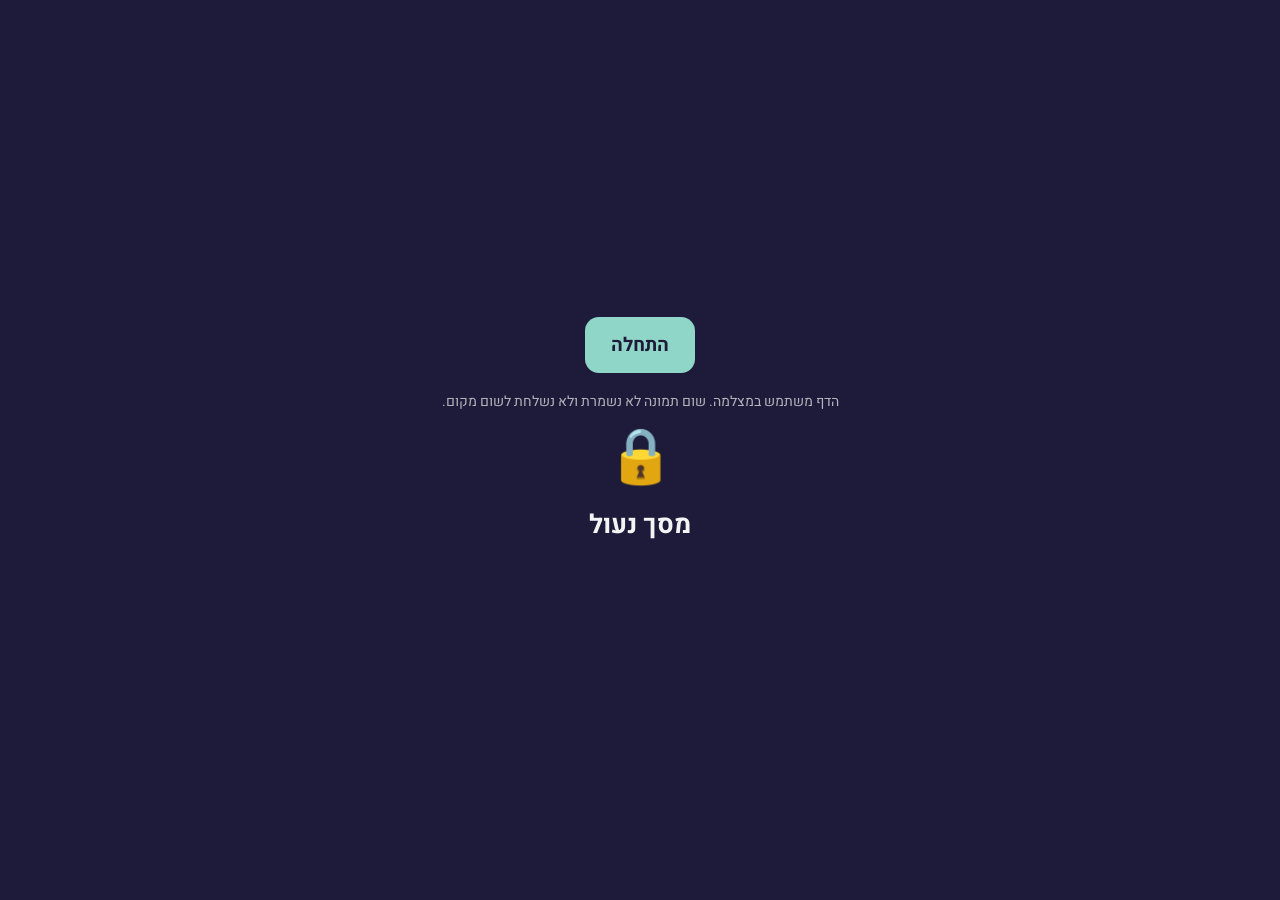
<file: final/smile.html>
<!doctype html>
<html lang="he" dir="rtl"><head><meta charset="utf-8">
<meta name="viewport" content="width=device-width,initial-scale=1,user-scalable=no">
<meta http-equiv="Cache-Control" content="no-cache, must-revalidate"><title>מסך נעול</title>
<link href="https://fonts.googleapis.com/css2?family=Heebo:wght@400;700;900&display=swap" rel="stylesheet">
<link rel="stylesheet" href="common.css">
<style>
body{justify-content:center;min-height:100vh;gap:18px}
#start[hidden]{display:none}
#lock{font-size:54px;line-height:1}
#cam{position:relative;width:240px;height:240px;display:none}
#cam video{position:absolute;inset:14px;width:212px;height:212px;border-radius:50%;object-fit:cover;transform:scaleX(-1);background:#14122b}
#cam svg{position:absolute;inset:0;width:240px;height:240px;transform:rotate(-90deg)}
#ring{transition:stroke-dashoffset .15s linear,stroke .3s}
#st{font-size:15px;opacity:.7;min-height:22px}
.code{margin-top:6px}
</style></head><body>
<button class="btn" id="start">התחלה</button>
<div class="small" id="priv">הדף משתמש במצלמה. שום תמונה לא נשמרת ולא נשלחת לשום מקום.</div>
<div id="lock">🔒</div>
<h1>מסך נעול</h1>
<div id="cam"><video id="v" playsinline muted autoplay></video>
<svg viewBox="0 0 240 240"><circle cx="120" cy="120" r="112" fill="none" stroke="#2B2752" stroke-width="8"/><circle id="ring" cx="120" cy="120" r="112" fill="none" stroke="#8FD6C8" stroke-width="8" stroke-linecap="round" stroke-dasharray="703.7" stroke-dashoffset="703.7"/></svg></div>
<div id="st"></div>
<div class="code" id="code">מילת הקוד:<b>גבינה</b></div>
<script>
const $=id=>document.getElementById(id),st=$('st'),ring=$('ring'),L=703.7;
const TH=0.7,HOLD=3000;let done=false,since=0,stream=null;   // must keep smiling for 3 seconds
function setRing(p){ring.style.strokeDashoffset=L*(1-Math.max(0,Math.min(1,p)))}
const load=src=>new Promise((ok,no)=>{const s=document.createElement('script');s.src=src;s.onload=ok;s.onerror=()=>no(new Error('load '+src));document.head.appendChild(s)});
$('start').onclick=async()=>{
  $('start').hidden=true;st.textContent='טוען…';
  try{
    stream=await navigator.mediaDevices.getUserMedia({video:{facingMode:'user',width:{ideal:480},height:{ideal:480}},audio:false});
  }catch(e){st.textContent='אין גישה למצלמה. אשרו גישה בדפדפן ורעננו את הדף.';$('start').hidden=false;return}
  const v=$('v');v.srcObject=stream;$('cam').style.display='block';
  try{await v.play()}catch(e){}
  try{
    if(!window.faceapi)await load('lib/face-api.js');
    await faceapi.nets.tinyFaceDetector.loadFromUri('lib/models');
    await faceapi.nets.faceExpressionNet.loadFromUri('lib/models');
  }catch(e){st.textContent='הטעינה נכשלה. בדקו אינטרנט ורעננו את הדף.';return}
  st.textContent='';loop()};
async function loop(){
  if(done)return;
  const v=$('v');
  if(v.readyState>=2){
    try{
      const r=await faceapi.detectSingleFace(v,new faceapi.TinyFaceDetectorOptions({inputSize:224,scoreThreshold:0.4})).withFaceExpressions();
      const h=r?r.expressions.happy:0,now=Date.now();
      st.textContent=r?'':'לא רואה פנים';
      if(h>=TH){if(!since)since=now}else since=0;
      setRing(since?(now-since)/HOLD:0);
      if(since&&now-since>=HOLD){unlock();return}
    }catch(e){st.textContent='שגיאה: '+(e.message||e)}
  }
  setTimeout(loop,120)}
function unlock(){done=true;$('cam').style.display='none';$('priv').style.display='none';$('lock').textContent='🔓';$('lock').style.fontSize='96px';document.querySelector('h1').textContent='המסך נפתח!';$('code').style.display='block';st.textContent='';
  try{navigator.vibrate&&navigator.vibrate([80,60,160])}catch(e){}
  try{stream.getTracks().forEach(t=>t.stop())}catch(e){}confetti()}
function confetti(){const c=document.createElement('canvas');c.style.cssText='position:fixed;inset:0;width:100%;height:100%;pointer-events:none;z-index:99';document.body.appendChild(c);
  const W=c.width=innerWidth,H=c.height=innerHeight,g=c.getContext('2d'),C=['#8FD6C8','#FFD166','#FF9F80','#B8A6FF','#3DDC84','#F2F5F4'];
  const P=[...Array(140)].map(()=>({x:W/2+(Math.random()-.5)*W*.3,y:H*.55,vx:(Math.random()-.5)*14,vy:-Math.random()*16-6,s:Math.random()*8+5,r:Math.random()*6,vr:(Math.random()-.5)*.4,c:C[Math.random()*C.length|0]}));
  const t0=performance.now();(function f(t){g.clearRect(0,0,W,H);const a=1-Math.max(0,(t-t0-1400)/600);
    for(const p of P){p.vy+=.45;p.vx*=.99;p.x+=p.vx;p.y+=p.vy;p.r+=p.vr;g.save();g.globalAlpha=Math.max(0,a);g.translate(p.x,p.y);g.rotate(p.r);g.fillStyle=p.c;g.fillRect(-p.s/2,-p.s/4,p.s,p.s/2);g.restore()}
    if(t-t0<2000)requestAnimationFrame(f);else c.remove()})(t0)}
</script></body></html>
</file>
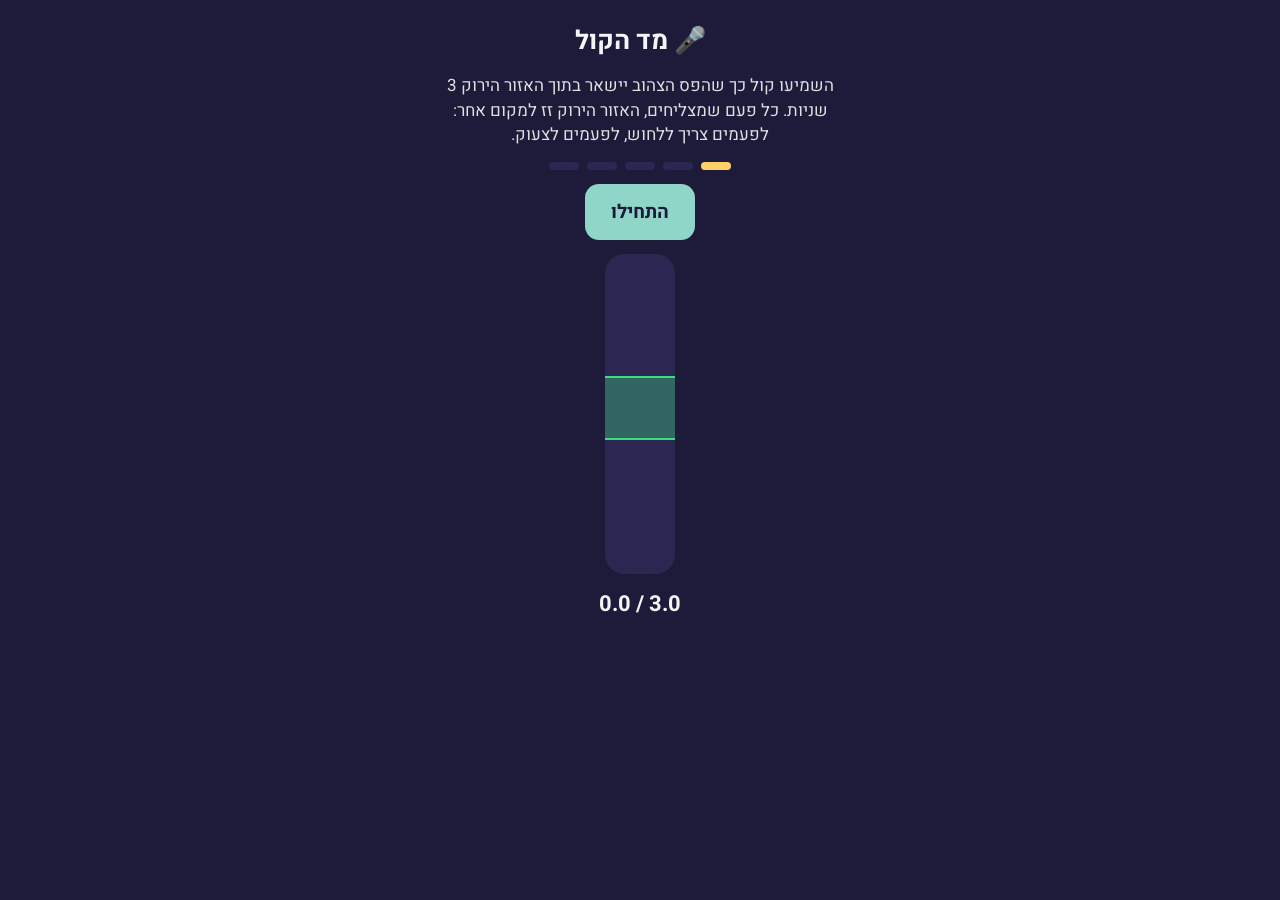
<file: final/sound.html>
<!doctype html>
<html lang="he" dir="rtl"><head><meta charset="utf-8">
<meta name="viewport" content="width=device-width,initial-scale=1,user-scalable=no">
<title>מד קול</title>
<link href="https://fonts.googleapis.com/css2?family=Heebo:wght@400;700&display=swap" rel="stylesheet">
<link rel="stylesheet" href="common.css">
<style>
.meter{position:relative;width:70px;height:320px;background:#2B2752;border-radius:20px;overflow:hidden}
.band{position:absolute;left:0;right:0;bottom:45%;height:20%;transition:bottom .7s ease;background:rgba(61,220,132,.35);border-top:2px solid #3DDC84;border-bottom:2px solid #3DDC84}
.lvl{position:absolute;left:10px;right:10px;bottom:0;height:0;background:#FFD166;border-radius:12px 12px 0 0;transition:height .08s}
.ring{font-size:22px;font-weight:700}
.steps{display:flex;gap:8px;justify-content:center}.steps i{width:30px;height:8px;border-radius:4px;background:#2B2752}.steps i.ok{background:#3DDC84}.steps i.now{background:#FFD166}
</style>
</head><body>
<h1>🎤 מד הקול</h1>
<p>השמיעו קול כך שהפס הצהוב יישאר בתוך האזור הירוק 3 שניות. כל פעם שמצליחים, האזור הירוק זז למקום אחר: לפעמים צריך ללחוש, לפעמים לצעוק.</p>
<div class="steps" id="steps"></div>
<button class="btn" id="go">התחילו</button>
<div class="meter"><div class="band"></div><div class="lvl" id="lvl"></div></div>
<div class="ring" id="t">⁦0.0 / 3.0⁩</div>
<div class="code" id="code">הצלחתם! מילת הקוד:<b>אבטיח</b></div>
<script>
const lvl=document.getElementById('lvl'),t=document.getElementById('t'),band=document.querySelector('.band');
const STAGES=[.42,.14,.70,.26,.78],H=.2,NEED=3;let st=0,held=0,out=0,last=0,won=false,sm=0,pause=0;
function stage(){band.style.bottom=(STAGES[st]*100)+'%';document.getElementById('steps').innerHTML=STAGES.map((_,i)=>'<i class="'+(i<st?'ok':i===st?'now':'')+'"></i>').join('')}
stage();
document.getElementById('go').onclick=async()=>{
  let an;
  try{const s=await navigator.mediaDevices.getUserMedia({audio:{echoCancellation:false,noiseSuppression:false,autoGainControl:false}});
    const ac=new (window.AudioContext||window.webkitAudioContext)();await ac.resume();an=ac.createAnalyser();an.fftSize=1024;ac.createMediaStreamSource(s).connect(an)}
  catch(e){t.textContent='אין גישה למיקרופון 😕';return}
  document.getElementById('go').hidden=true;const buf=new Float32Array(an.fftSize);last=performance.now();
  (function loop(now){an.getFloatTimeDomainData(buf);let s=0;for(const v of buf)s+=v*v;const rms=Math.sqrt(s/buf.length);
    const db=20*Math.log10(rms+1e-6);const p=Math.max(0,Math.min(1,(db+60)/50));sm=sm*.7+p*.3;
    lvl.style.height=(sm*100)+'%';const dt=(now-last)/1000;last=now;
    if(won){requestAnimationFrame(loop);return}
    if(pause>0){pause-=dt;requestAnimationFrame(loop);return}
    const lo=STAGES[st],ok=sm>=lo&&sm<=lo+H;
    if(ok){held+=dt;out=0}else{out+=dt;if(out>.35)held=0}
    t.textContent='שלב '+(st+1)+' מתוך '+STAGES.length+' · \u2066'+Math.min(NEED,held).toFixed(1)+' / '+NEED.toFixed(1)+'\u2069';
    lvl.style.background=ok?'#3DDC84':'#FFD166';
    if(held>=NEED){st++;held=0;out=0;try{navigator.vibrate&&navigator.vibrate(80)}catch(e){}
      if(st>=STAGES.length){won=true;stage();document.getElementById('code').style.display='block';t.textContent='✔ כל הכבוד!'}
      else{stage();pause=1;t.textContent='👏 יפה! האזור זז…'}}
    requestAnimationFrame(loop)})(performance.now());
};
</script>
</body></html>
</file>
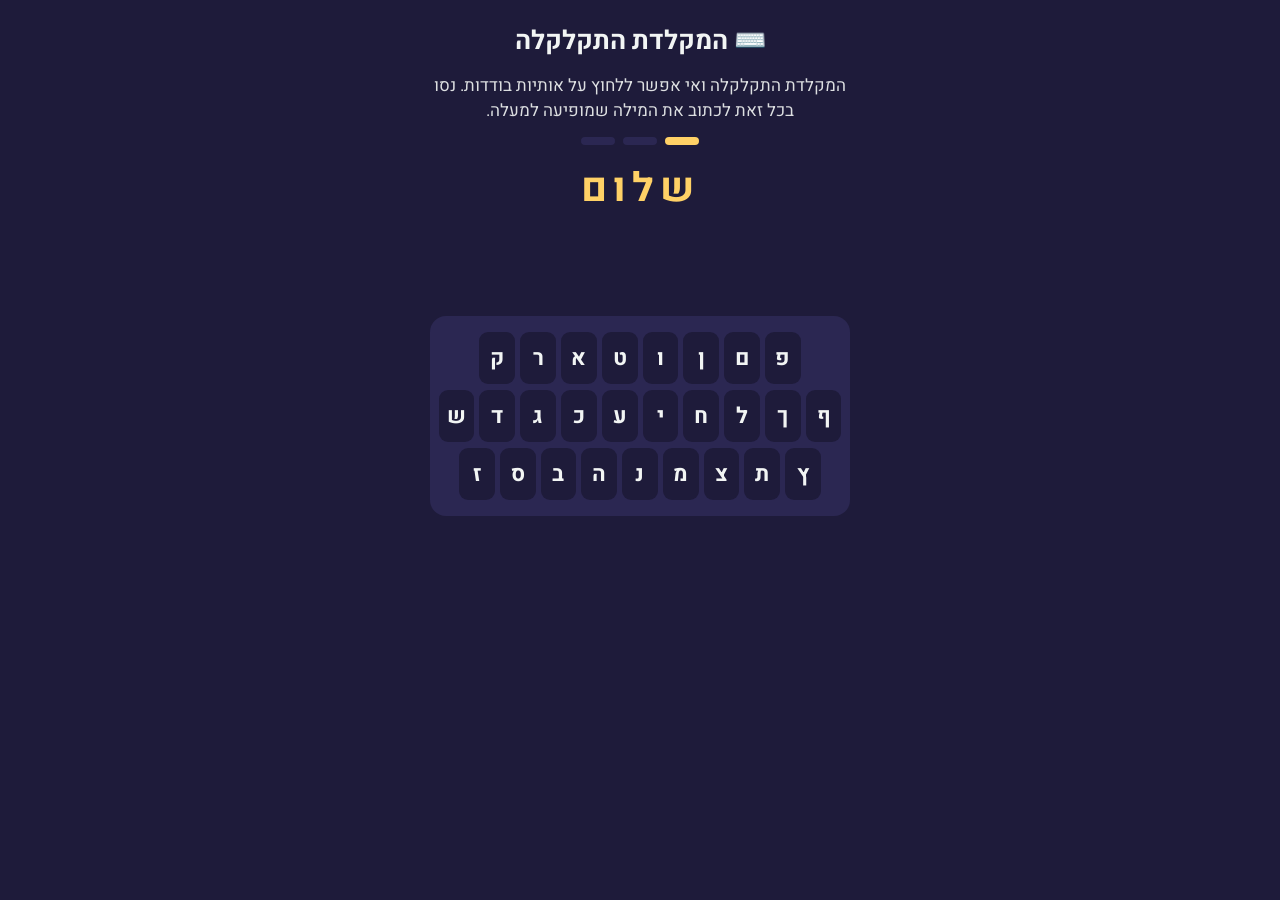
<file: final/swipe.html>
<!doctype html>
<html lang="he" dir="rtl"><head><meta charset="utf-8">
<meta name="viewport" content="width=device-width,initial-scale=1,user-scalable=no">
<title>המקלדת התקלקלה</title>
<link href="https://fonts.googleapis.com/css2?family=Heebo:wght@400;700&display=swap" rel="stylesheet">
<link rel="stylesheet" href="common.css">
<style>
body{touch-action:none}
.word{font-size:40px;font-weight:700;letter-spacing:6px;color:#FFD166;min-height:56px}
.trace{font-size:20px;min-height:30px;direction:rtl;opacity:.85}
.steps{display:flex;gap:8px;justify-content:center}
.steps i{width:34px;height:8px;border-radius:4px;background:#2B2752}
.steps i.ok{background:#3DDC84}.steps i.now{background:#FFD166}
#kb{position:relative;direction:ltr;user-select:none;-webkit-user-select:none;touch-action:none;width:100%;max-width:420px;background:#2B2752;border-radius:16px;padding:10px 6px}
.r{display:flex;justify-content:center;gap:5px;margin:6px 0}
.k{flex:0 0 calc((100% - 50px)/10);height:52px;border-radius:9px;background:#1E1B3A;color:#F2F5F4;display:flex;align-items:center;justify-content:center;font:700 22px Heebo,Arial,sans-serif}
.k.on{background:#8FD6C8;color:#1E1B3A}
canvas{position:absolute;inset:0;pointer-events:none}
.msg{min-height:26px;font-weight:700}
.bad{color:#FF8A8A}.good{color:#3DDC84}
.trace span{opacity:.35}.trace b{color:#3DDC84;font-size:28px}
</style>
</head><body>
<h1>⌨️ המקלדת התקלקלה</h1>
<p>המקלדת התקלקלה ואי אפשר ללחוץ על אותיות בודדות. נסו בכל זאת לכתוב את המילה שמופיעה למעלה.</p>
<div class="steps" id="steps"></div>
<div class="word" id="word"></div>
<div class="trace" id="trace">&nbsp;</div>
<div class="msg" id="msg"></div>
<div id="kb"><canvas id="cv"></canvas></div>
<div class="code" id="code">הצלחתם! מילת הקוד:<b>דולפין</b></div>
<script>
const ROWS=['קראטוןםפ','שדגכעיחלךף','זסבהנמצתץ'];
const WORDS=['שלום','חתול','טלפונית'];
let cur=0,trace=[],down=false,pts=[],busy=false;
const kb=document.getElementById('kb'),cv=document.getElementById('cv'),g=cv.getContext('2d');
ROWS.forEach(r=>{const d=document.createElement('div');d.className='r';[...r].forEach(ch=>{const k=document.createElement('div');k.className='k';k.textContent=ch;k.dataset.ch=ch;d.appendChild(k)});kb.appendChild(d)});
function size(){cv.width=kb.clientWidth;cv.height=kb.clientHeight}
addEventListener('resize',size);size();
const $=id=>document.getElementById(id);
function show(){$('word').textContent=WORDS[cur]||'';$('steps').innerHTML=WORDS.map((_,i)=>'<i class="'+(i<cur?'ok':i===cur?'now':'')+'"></i>').join('')}
function keyAt(x,y){const el=document.elementFromPoint(x,y);return el&&el.dataset&&el.dataset.ch?el:null}
function draw(){g.clearRect(0,0,cv.width,cv.height);if(pts.length<2)return;g.strokeStyle='rgba(255,209,102,.85)';g.lineWidth=8;g.lineCap=g.lineJoin='round';g.beginPath();g.moveTo(pts[0][0],pts[0][1]);for(const p of pts)g.lineTo(p[0],p[1]);g.stroke()}
function add(e){const k=keyAt(e.clientX,e.clientY);const r=kb.getBoundingClientRect();pts.push([e.clientX-r.left,e.clientY-r.top]);draw();
  if(k&&trace[trace.length-1]!==k.dataset.ch){trace.push(k.dataset.ch);document.querySelectorAll('.k.on').forEach(x=>x.classList.remove('on'));k.classList.add('on');$('trace').textContent=trace.join('')}}
function confetti(){const c=document.createElement('canvas');c.style.cssText='position:fixed;inset:0;width:100%;height:100%;pointer-events:none;z-index:99';document.body.appendChild(c);
  const W=c.width=innerWidth,H=c.height=innerHeight,g=c.getContext('2d'),C=['#8FD6C8','#FFD166','#FF9F80','#B8A6FF','#3DDC84','#F2F5F4'];
  const P=[...Array(140)].map(()=>({x:W/2+(Math.random()-.5)*W*.3,y:H*.55,vx:(Math.random()-.5)*14,vy:-Math.random()*16-6,s:Math.random()*8+5,r:Math.random()*6,vr:(Math.random()-.5)*.4,c:C[Math.random()*C.length|0]}));
  const t0=performance.now();(function f(t){g.clearRect(0,0,W,H);const a=1-Math.max(0,(t-t0-1400)/600);
    for(const p of P){p.vy+=.45;p.vx*=.99;p.x+=p.vx;p.y+=p.vy;p.r+=p.vr;g.save();g.globalAlpha=Math.max(0,a);g.translate(p.x,p.y);g.rotate(p.r);g.fillStyle=p.c;g.fillRect(-p.s/2,-p.s/4,p.s,p.s/2);g.restore()}
    if(t-t0<2000)requestAnimationFrame(f);else c.remove()})(t0)}
function marks(w,t){const m=new Set();let j=0;for(let i=0;i<t.length-1&&j<w.length-1;i++)if(t[i]===w[j]){m.add(i);j++}m.add(t.length-1);return m}
function isSub(w,t){let j=0;for(const c of t)if(c===w[j])j++;return j===w.length}
kb.addEventListener('pointerdown',e=>{if(cur>=WORDS.length||busy)return;e.preventDefault();down=true;trace=[];pts=[];$('msg').textContent='';try{kb.setPointerCapture(e.pointerId)}catch(x){}add(e)});
kb.addEventListener('pointermove',e=>{if(down)add(e)});
function up(){if(!down)return;down=false;document.querySelectorAll('.k.on').forEach(x=>x.classList.remove('on'));
  const w=WORDS[cur];
  if(trace.length<=1){$('msg').className='msg bad';$('msg').textContent='✋ אי אפשר ללחוץ על אותיות בודדות. נסו דרך אחרת.'}
  else if(trace[0]===w[0]&&trace[trace.length-1]===w[w.length-1]&&isSub(w,trace)){
    const m=marks(w,trace);$('trace').innerHTML=trace.map((c,i)=>m.has(i)?'<b>'+c+'</b>':'<span>'+c+'</span>').join('');
    $('msg').className='msg good';$('msg').textContent='✅ מעולה!';try{navigator.vibrate&&navigator.vibrate(60)}catch(x){}confetti();busy=true;
    setTimeout(()=>{cur++;busy=false;$('trace').innerHTML='&nbsp;';$('msg').textContent='';show();
      if(cur>=WORDS.length){$('code').style.display='block';$('word').textContent='🎉';kb.style.opacity=.4}},1600)}
  else{$('msg').className='msg bad';$('msg').textContent=trace[0]!==w[0]?'❌ התחילו מהאות '+w[0]:trace[trace.length-1]!==w[w.length-1]?'❌ הרימו את האצבע על '+w[w.length-1]:'❌ עקבו אחרי כל האותיות של המילה, לפי הסדר.'}
  setTimeout(()=>{pts=[];draw()},400)}
kb.addEventListener('pointerup',up);kb.addEventListener('pointercancel',up);
show();
</script>
</body></html>
</file>
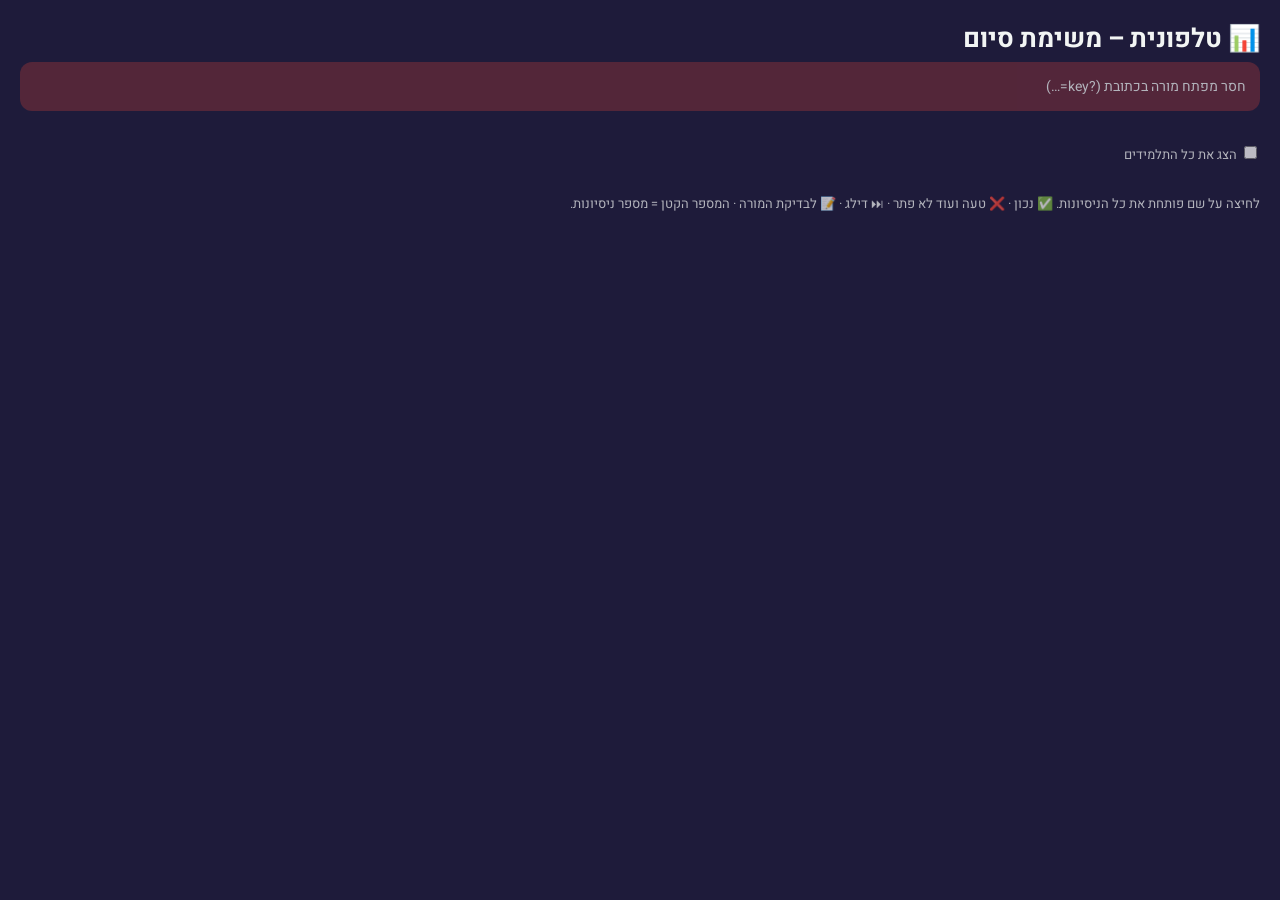
<file: final/teacher.html>
<!doctype html>
<html lang="he" dir="rtl"><head><meta charset="utf-8">
<meta name="viewport" content="width=device-width,initial-scale=1">
<title>טלפונית – לוח מורה</title>
<link href="https://fonts.googleapis.com/css2?family=Heebo:wght@400;700&display=swap" rel="stylesheet">
<style>
*{box-sizing:border-box}
body{margin:0;background:#1E1B3A;color:#F2F5F4;font-family:Heebo,Arial,sans-serif;padding:20px}
h1{margin:0 0 4px;font-size:26px}
.sub{opacity:.7;font-size:14px;margin-bottom:16px}
.stats{display:flex;gap:12px;margin-bottom:16px;flex-wrap:wrap}
.stat{background:#2B2752;border-radius:12px;padding:10px 16px}
.stat b{display:block;font-size:26px;color:#8FD6C8}
table{width:100%;border-collapse:collapse;background:#2B2752;border-radius:14px;overflow:hidden}
th,td{padding:8px 6px;text-align:center;border-bottom:1px solid #3a3566;font-size:15px}
th{background:#24204a;color:#8FD6C8;font-weight:700;position:sticky;top:0}
td.nm{text-align:right;font-weight:700;cursor:pointer;white-space:nowrap}
td.c{min-width:44px}
.ok{background:#1f5e44}.bad{background:#6a2b3a}.wait{background:#6b5a1f}.skip{background:#3a3566}
.n{font-size:11px;opacity:.8;display:block}
.done{color:#3DDC84}.live{color:#FFD166}
tr.det td{background:#1E1B3A;text-align:right;font-size:14px;line-height:1.7}
.err{background:#6a2b3a;padding:14px;border-radius:12px}
.small{font-size:13px;opacity:.7}
</style>
</head><body>
<h1>📊 טלפונית – משימת סיום</h1>
<div class="sub" id="sub">טוען…</div>
<div class="stats" id="stats"></div>
<label class="small" style="display:block;margin:6px 0 10px"><input type="checkbox" id="all" onchange="load()"> הצג את כל התלמידים <span id="hid"></span></label>
<table id="t"></table>
<div id="fbs" style="margin-top:20px"></div>
<p class="small">לחיצה על שם פותחת את כל הניסיונות. ✅ נכון · ❌ טעה ועוד לא פתר · ⏭ דילג · 📝 לבדיקת המורה · המספר הקטן = מספר ניסיונות.</p>
<script>
const ENDPOINT='https://script.google.com/macros/s/AKfycbyWv0CAcSiM_lUJn1j6ngdL1KhhNnQ4NpIEhsCtjRUcebJsCorne7bY6BEYSLHu7MC7tw/exec';
const KEY=new URLSearchParams(location.search).get('key')||'';
const SHOW_GPS=true,NQ=SHOW_GPS?14:13,open={};
const fmt=s=>{s=Math.max(0,Math.round(s));return Math.floor(s/60)+':'+String(s%60).padStart(2,'0')};
const esc=s=>String(s).replace(/[&<>]/g,c=>({'&':'&amp;','<':'&lt;','>':'&gt;'}[c]));
async function load(){
  if(!ENDPOINT){document.getElementById('sub').innerHTML='<div class="err">עוד לא חובר גיליון.</div>';return}
  if(!KEY){document.getElementById('sub').innerHTML='<div class="err">חסר מפתח מורה בכתובת (?key=…)</div>';return}
  let data;try{data=await (await fetch(ENDPOINT+'?key='+encodeURIComponent(KEY))).json()}catch(e){document.getElementById('sub').textContent='שגיאה בטעינה, מנסה שוב…';return}
  if(data.error){document.getElementById('sub').innerHTML='<div class="err">מפתח שגוי</div>';return}
  const P={};
  for(const [t,sid,name,ev,q,a,r,n,sec] of data.rows){
    const p=P[sid]||(P[sid]={sid,name,start:t,last:t,sec:0,q:{},log:[],fin:null,fb:[]});
    p.last=Math.max(p.last,t);p.sec=Math.max(p.sec,+sec||0);
    if(ev==='try'){const c=p.q[q]||(p.q[q]={n:0,st:'bad'});c.n=Math.max(c.n,+n||c.n+1);if(r==='✅')c.st='ok';else if(r==='📝'&&c.st!=='ok')c.st='wait';p.log.push([sec,q,a,r])}
    if(ev==='skip'){const c=p.q[q]||(p.q[q]={n:0,st:'skip'});if(c.st==='bad'&&!c.n)c.st='skip';if(!c.n)c.st='skip';p.log.push([sec,q,'—','⏭'])}
    if(ev==='finish'){p.fin=r}
    if(ev==='feedback')p.fb.push([q,a]);
  }
  const L=Object.values(P).map(p=>{p.score=Object.values(p.q).filter(c=>c.st==='ok').length;p.wrong=Object.values(p.q).reduce((s,c)=>s+Math.max(0,c.n-(c.st==='ok'||c.st==='wait'?1:0)),0);return p})
    .sort((a,b)=>b.score-a.score||a.sec-b.sec);
  const hidden=L.filter(p=>p.sec<=60).length;
  document.getElementById('hid').textContent=hidden?'('+hidden+' מוסתרים, עבדו דקה או פחות)':'';
  const shown=document.getElementById('all').checked?L:L.filter(p=>p.sec>60);
  document.getElementById('sub').textContent='מתעדכן כל 10 שניות · עדכון אחרון '+new Date().toLocaleTimeString('he-IL');
  const fin=shown.filter(p=>p.fin).length;
  document.getElementById('stats').innerHTML=`<div class="stat"><b>${shown.length}</b>תלמידים</div><div class="stat"><b>${fin}</b>סיימו</div><div class="stat"><b>${shown.length?(shown.reduce((s,p)=>s+p.score,0)/shown.length).toFixed(1):0}</b>ממוצע נכונות</div>`;
  let h='<tr><th>שם</th>'+[...Array(NQ)].map((_,i)=>'<th>'+(i+1)+'</th>').join('')+'<th>ציון</th><th>טעויות</th><th>זמן</th><th>מצב</th></tr>';
  for(const p of shown){
    h+=`<tr><td class="nm" onclick="tog('${p.sid}')">${esc(p.name)}</td>`;
    for(let i=1;i<=NQ;i++){const c=p.q[i];h+=c?`<td class="c ${c.st}">${{ok:'✅',bad:'❌',wait:'📝',skip:'⏭'}[c.st]}${c.n>1?'<span class="n">'+c.n+'</span>':''}</td>`:'<td class="c"></td>'}
    h+=`<td><b>${p.score}</b></td><td>${p.wrong}</td><td>${fmt(p.sec)}</td><td class="${p.fin?'done':'live'}">${p.fin?'סיים':'עובד…'}</td></tr>`;
    if(open[p.sid])h+=`<tr class="det"><td colspan="${NQ+5}">${p.log.map(([s,q,a,r])=>`${fmt(s)} · שאלה ${q} · ${r} ${esc(a)}`).join('<br>')||'אין עדיין ניסיונות'}</td></tr>`;
  }
  document.getElementById('t').innerHTML=h;
  const F=L.filter(p=>p.fb.length);document.getElementById('fbs').innerHTML=F.length?'<h3>משוב על הקורס ('+F.length+')</h3>'+F.map(p=>'<div class="stat" style="margin:6px 0"><b style="font-size:16px">'+esc(p.name)+'</b>'+p.fb.map(([q,a])=>'<div><span style="color:#8FD6C8">'+esc(q)+'</span> '+esc(a)+'</div>').join('')+'</div>').join(''):'';
}
function tog(s){open[s]=!open[s];load()}
load();setInterval(load,10000);
</script>
</body></html>
</file>
<file: final/common.css>
*{box-sizing:border-box}
html,body{margin:0;height:100%;background:#1E1B3A;color:#F2F5F4;font-family:Heebo,Arial,sans-serif;-webkit-user-select:none;user-select:none;overscroll-behavior:none}
body{display:flex;flex-direction:column;align-items:center;gap:14px;padding:18px 16px;text-align:center}
h1{margin:4px 0 0;font-size:26px}
p{margin:0;font-size:17px;line-height:1.45;max-width:420px;opacity:.9}
.btn{border:0;border-radius:14px;padding:14px 26px;font:700 19px Heebo,Arial,sans-serif;background:#8FD6C8;color:#1E1B3A;cursor:pointer}
.btn.ghost{background:#2B2752;color:#F2F5F4}
.code{display:none;background:#3DDC84;color:#1E1B3A;border-radius:18px;padding:16px 22px;font-size:20px;font-weight:700}
.code b{display:block;font-size:40px;margin-top:4px}
.card{background:#2B2752;border-radius:18px;padding:14px;width:100%;max-width:420px}
.small{font-size:14px;opacity:.7}
.btn:disabled{opacity:.35}
</file>
